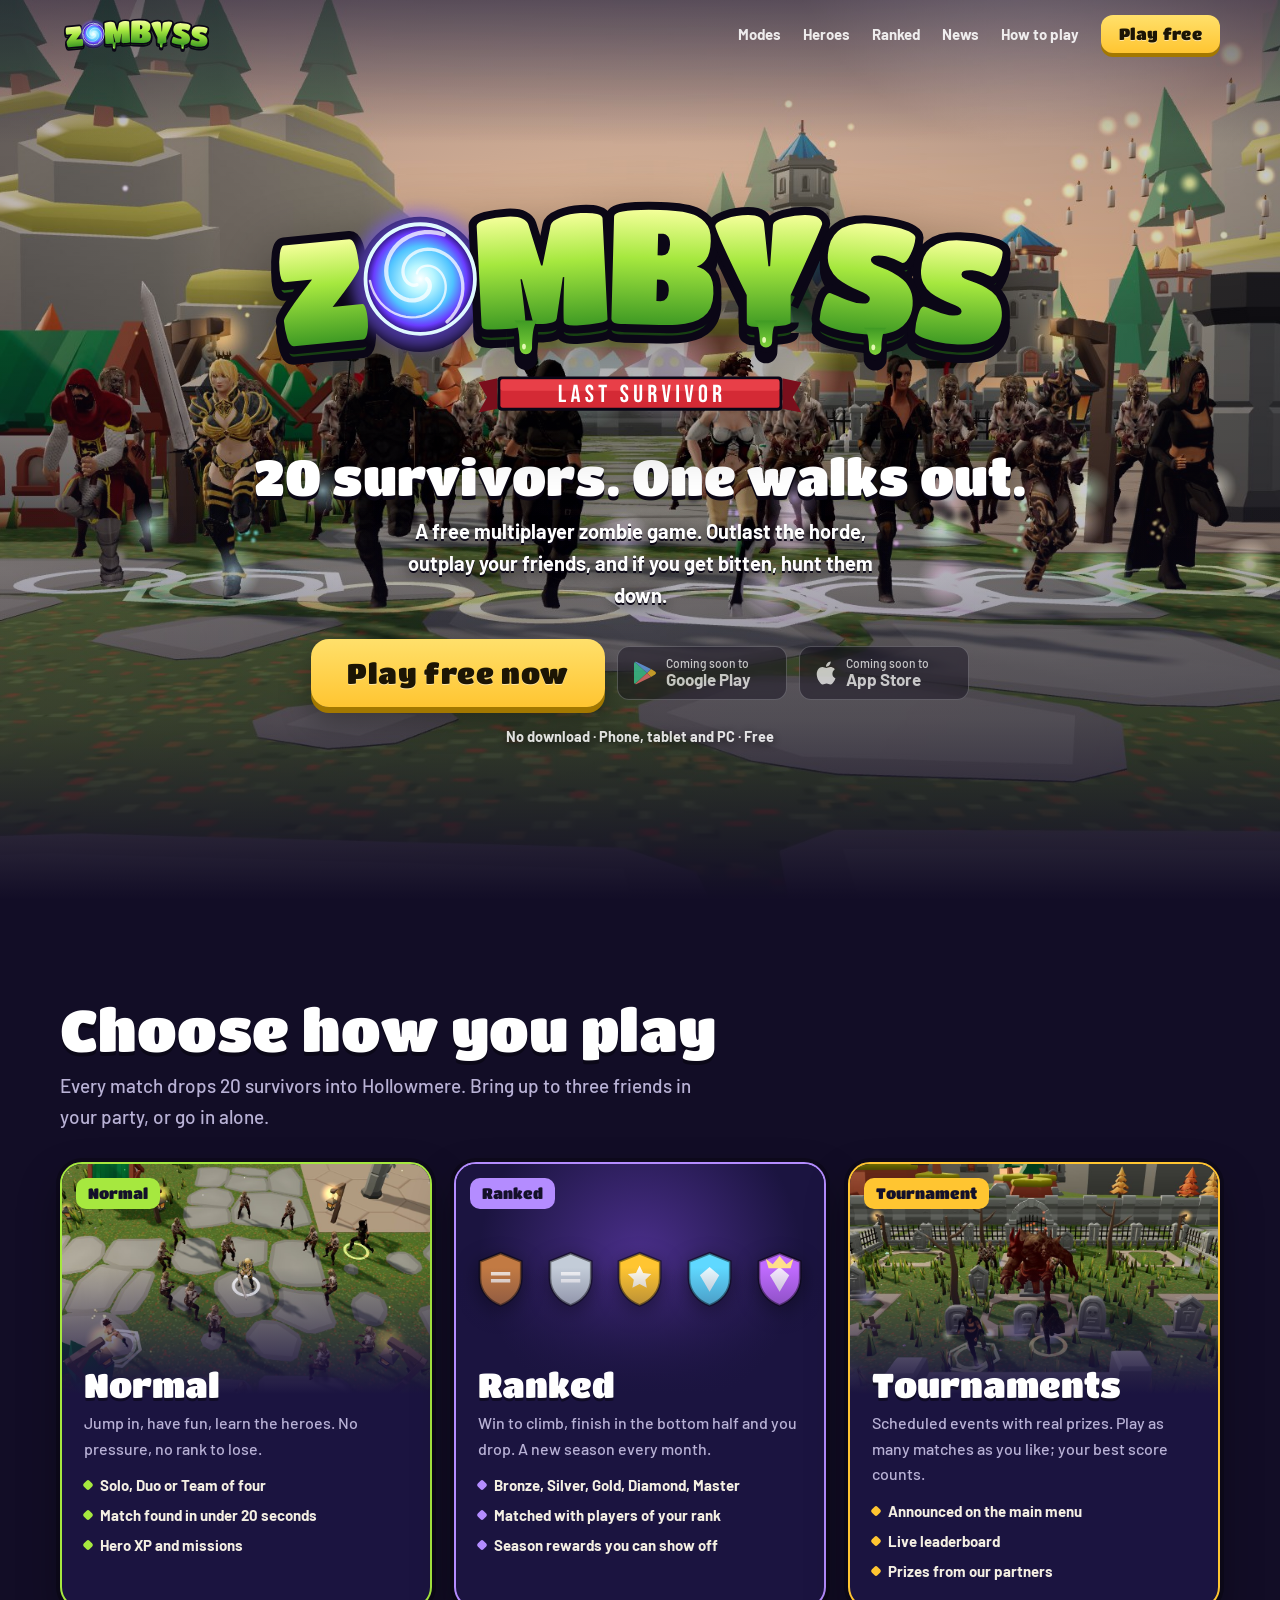
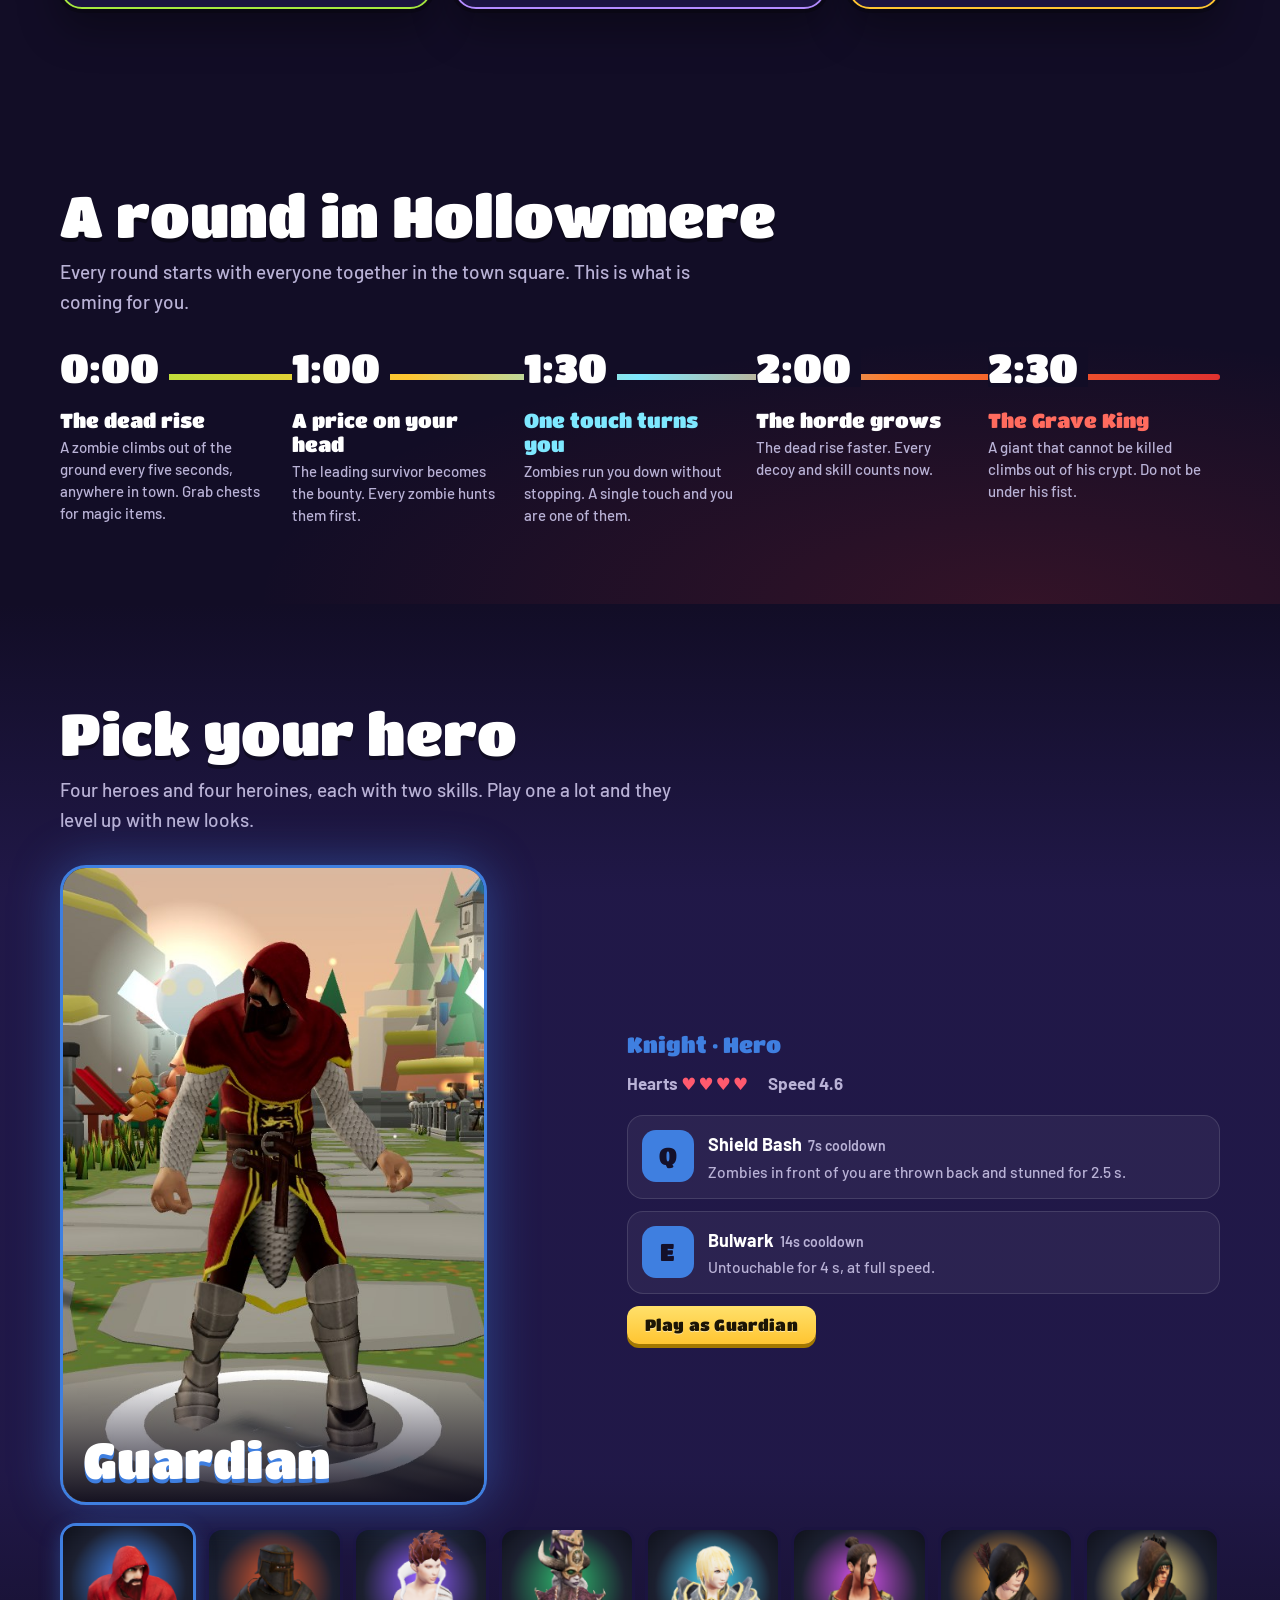
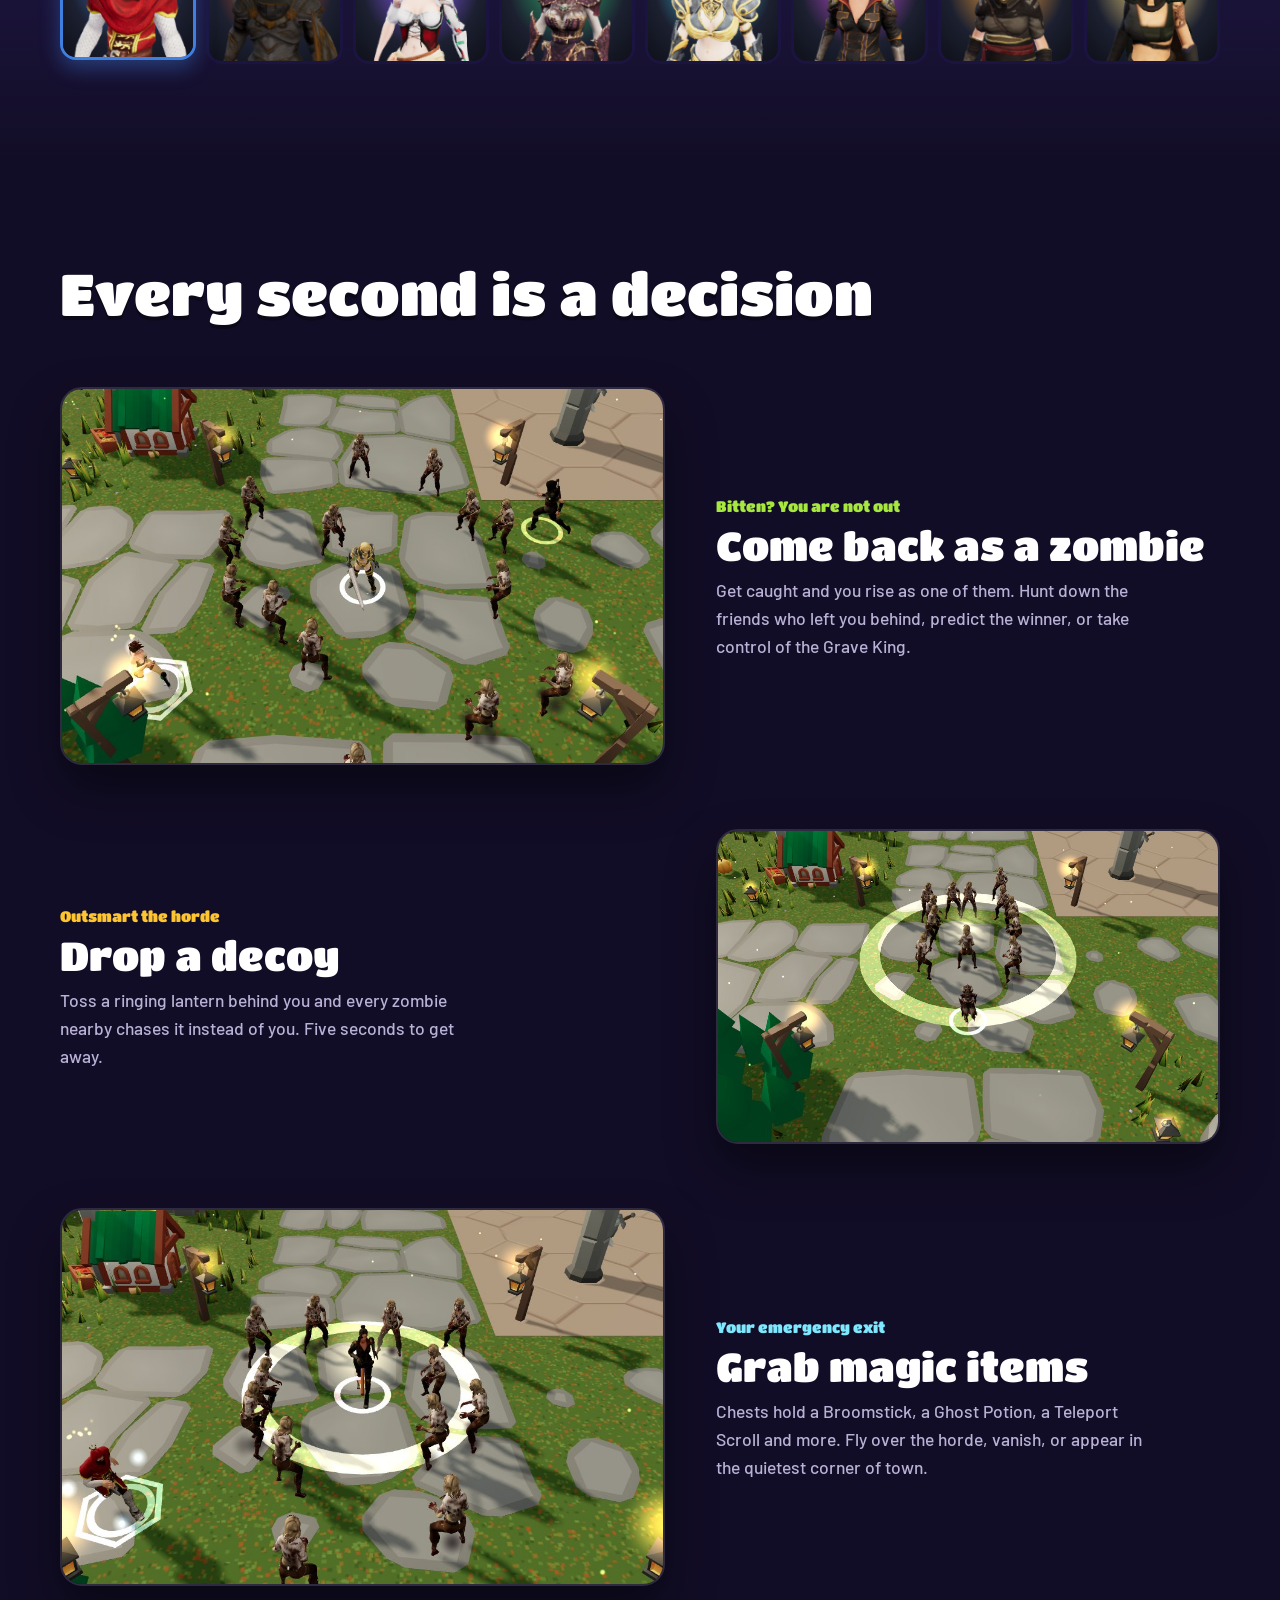
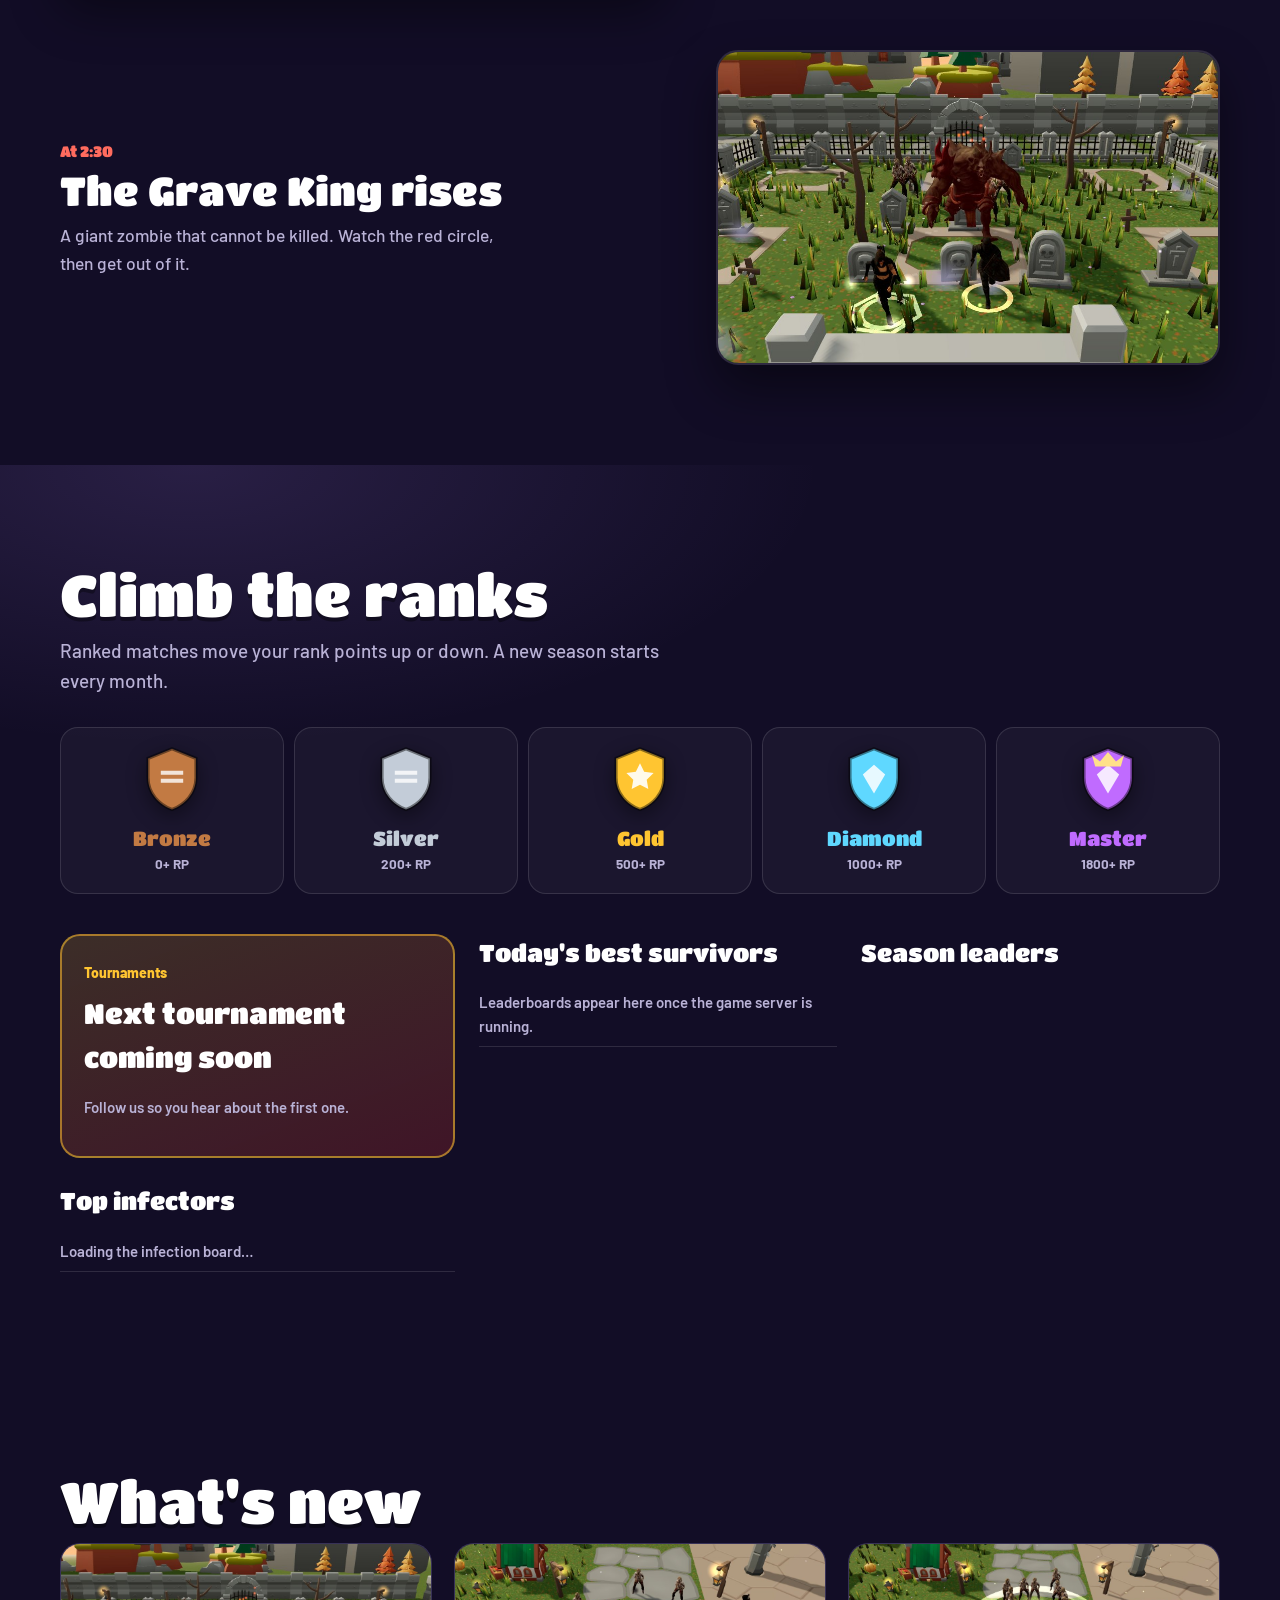
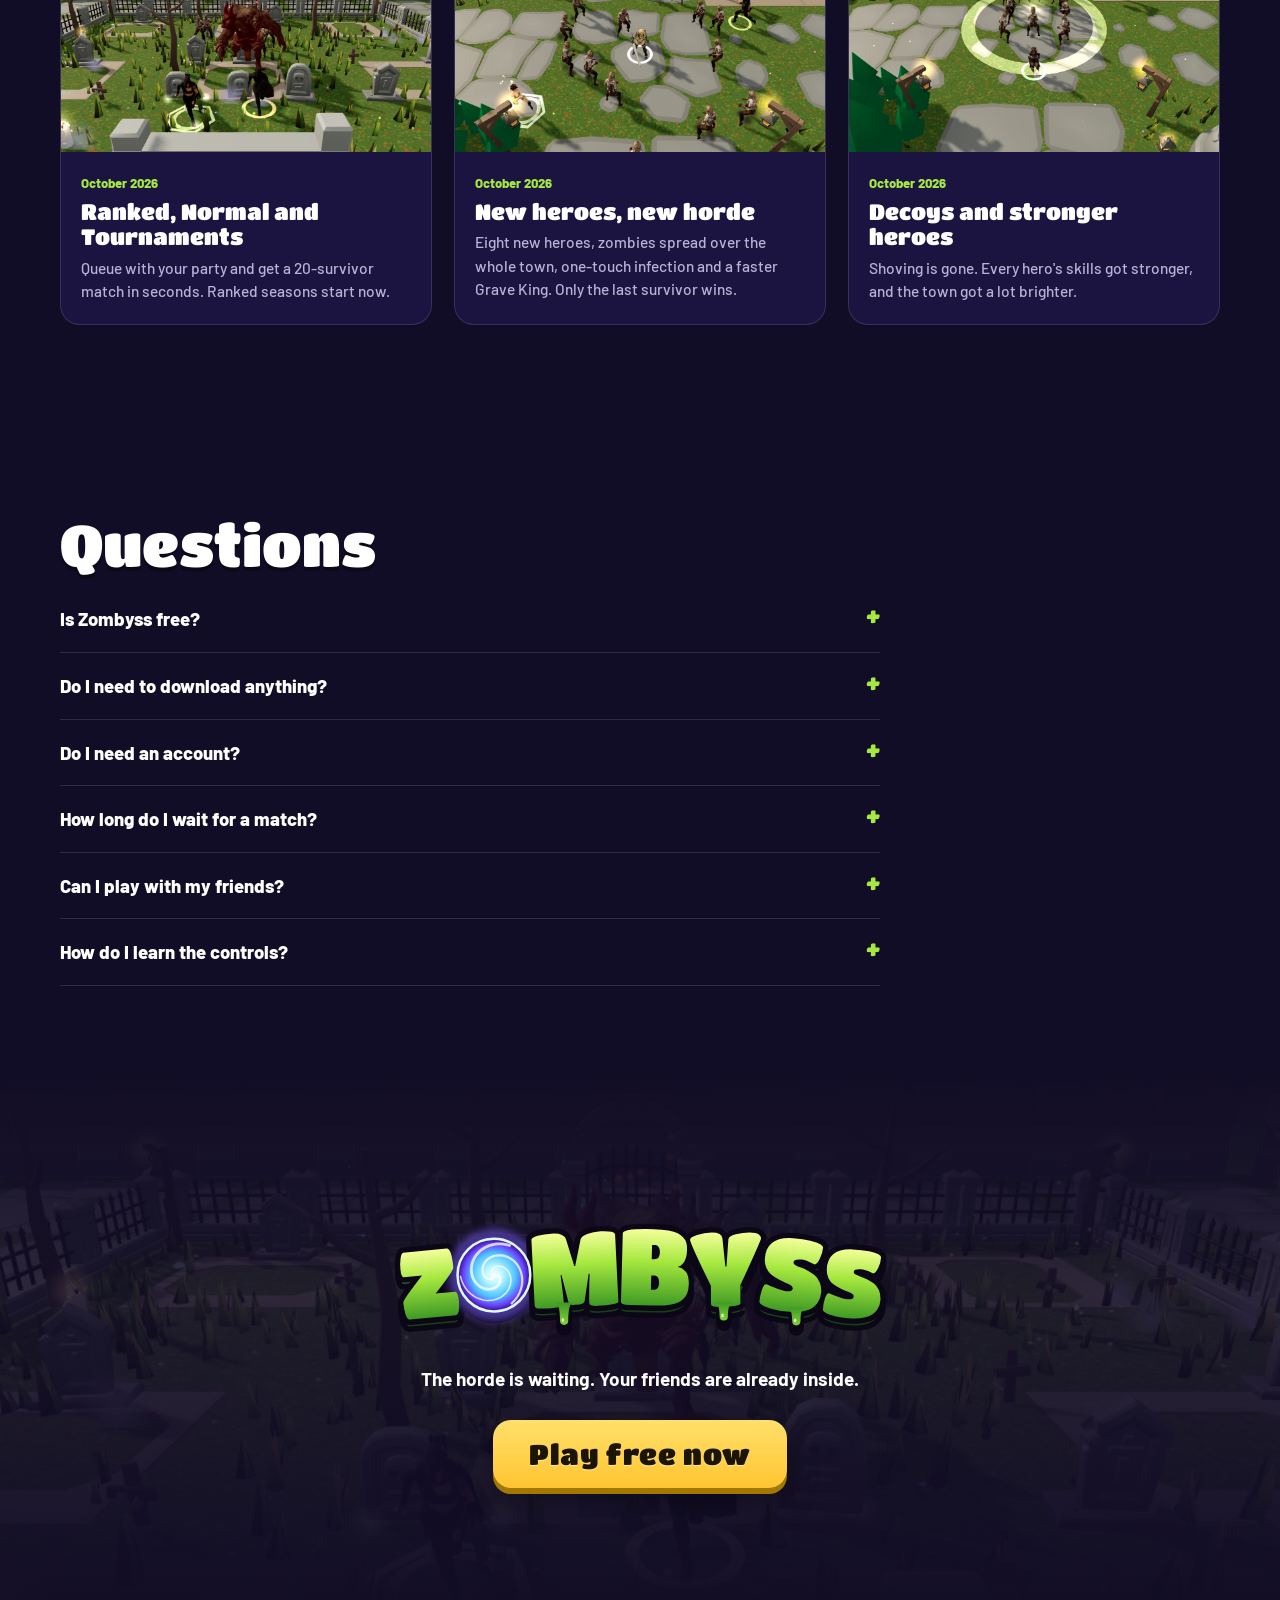
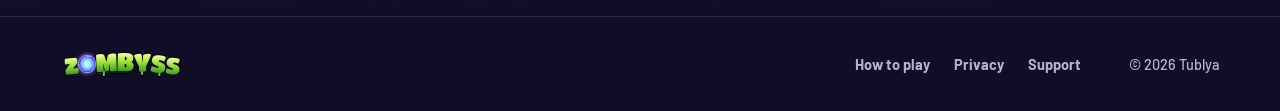
<file: index.html>
<!doctype html>
<html lang="en">
<head>
<meta charset="utf-8">
<meta name="viewport" content="width=device-width,initial-scale=1,viewport-fit=cover">
<title>Zombyss · 20 survivors. One walks out.</title>
<meta name="description" content="Zombyss is a free multiplayer zombie survival game. 20 survivors, one town, one winner. Play Normal, Ranked or Tournaments with your friends, right in your browser.">
<meta property="og:title" content="Zombyss · 20 survivors. One walks out.">
<meta property="og:description" content="Free multiplayer zombie survival. Outlast the horde, outplay your friends, climb from Bronze to Master.">
<meta property="og:image" content="assets/web/og.jpg">
<meta property="og:type" content="website">
<meta name="twitter:card" content="summary_large_image">
<meta name="theme-color" content="#120d26">
<link rel="icon" href="assets/web/icon-192.png">
<link rel="apple-touch-icon" href="assets/web/icon-512.png">
<link rel="preload" as="image" href="assets/web/keyart.jpg" media="(min-width: 700px)">
<link rel="preconnect" href="https://fonts.googleapis.com"><link rel="preconnect" href="https://fonts.gstatic.com" crossorigin>
<link href="https://fonts.googleapis.com/css2?family=Titan+One&family=Barlow:wght@500;600;700;800&display=swap" rel="stylesheet">
<style>
/* Zombyss: night-violet base, toxic lime from the logo, sky cyan, candle-gold calls to action.
   Titan One (the logo's letterforms) for headings, Barlow for reading. */
:root{
  --night:#120d26; --deep:#1b1440; --violet:#2c2163; --line:rgba(255,255,255,.12);
  --lime:#a6e83f; --lime-d:#3f9a24; --cyan:#7ee8ff; --gold:#ffc531; --gold-d:#a37800; --blood:#e0312f; --bone:#f4efe2; --mute:#b9b2d6;
  --display:"Titan One","Arial Rounded MT Bold","Arial Black",sans-serif; --ui:Barlow,system-ui,sans-serif;
  --pad:max(20px,env(safe-area-inset-left,0px)); --max:1200px; color-scheme:dark;
}
*{box-sizing:border-box}
html{-webkit-text-size-adjust:100%;scroll-behavior:smooth}
body{margin:0;background:var(--night);color:var(--bone);font:500 17px/1.6 var(--ui);overflow-x:hidden}
img{display:block;max-width:100%}
a{color:inherit}
:focus-visible{outline:3px solid var(--gold);outline-offset:3px;border-radius:8px}
.wrap{max-width:var(--max);margin:0 auto;padding:0 var(--pad)}
h2{font:400 clamp(34px,5.4vw,58px)/1.02 var(--display);margin:0 0 12px;color:#fff;text-shadow:0 4px 0 rgba(0,0,0,.35)}
h3{font-family:var(--display);font-weight:400}
.lede{font-size:clamp(17px,1.8vw,19px);color:var(--mute);max-width:58ch;margin:0 0 30px}
section{scroll-margin-top:70px}

/* buttons */
.btn{display:inline-flex;align-items:center;justify-content:center;gap:10px;font:400 20px/1 var(--display);letter-spacing:.02em;text-decoration:none;border-radius:14px;padding:17px 28px;border:0;cursor:pointer;color:#1c1504;background:linear-gradient(180deg,#ffe06b,var(--gold));box-shadow:0 6px 0 var(--gold-d),0 14px 30px rgba(0,0,0,.35);text-shadow:0 1px 0 rgba(255,255,255,.5);transition:transform .08s,box-shadow .08s}
.btn:hover{filter:brightness(1.05)}.btn:active{transform:translateY(4px);box-shadow:0 2px 0 var(--gold-d)}
.btn.big{font-size:clamp(22px,2.6vw,28px);padding:20px 36px;border-radius:18px}
.btn.sm{font-size:16px;padding:11px 18px;border-radius:12px;box-shadow:0 4px 0 var(--gold-d)}
.store{display:inline-flex;align-items:center;gap:10px;padding:10px 16px;border-radius:12px;border:1px solid rgba(255,255,255,.3);background:rgba(10,7,24,.6);backdrop-filter:blur(6px);color:#fff;text-decoration:none;min-width:170px}
.store span{display:flex;flex-direction:column;line-height:1.1;font-size:12px;text-align:left}.store b{font-size:17px}
.store[aria-disabled="true"]{opacity:.7;pointer-events:none}

/* nav */
.nav{position:fixed;top:0;left:0;right:0;z-index:20;padding-top:env(safe-area-inset-top,0px);transition:background .25s,box-shadow .25s}
.nav.solid{background:rgba(18,13,38,.86);backdrop-filter:blur(12px);box-shadow:0 1px 0 var(--line)}
.nav .wrap{display:flex;align-items:center;gap:22px;height:68px}
.nav .wm{height:42px;width:auto}
.nav a.l{font-weight:700;font-size:15px;text-decoration:none;color:#fff;opacity:.88}.nav a.l:hover{opacity:1}
@media (max-width:860px){.nav a.l{display:none}.nav .wm{height:34px}}

/* hero */
.hero{position:relative;min-height:max(640px,100svh);display:flex;align-items:center;justify-content:center;text-align:center;isolation:isolate;overflow:hidden}
.hero picture{position:absolute;inset:0;z-index:-2}
.hero picture img{width:100%;height:100%;object-fit:cover;object-position:50% 70%}
.hero::after{content:"";position:absolute;inset:0;z-index:-1;background:
  linear-gradient(180deg,rgba(18,13,38,.5) 0%,rgba(18,13,38,0) 16%,rgba(18,13,38,0) 55%,rgba(18,13,38,.35) 80%,var(--night) 100%),
  radial-gradient(60% 45% at 50% 30%,rgba(18,13,38,0),rgba(18,13,38,.28))}
.hero .wrap{padding-top:90px;padding-bottom:70px;display:flex;flex-direction:column;align-items:center}
.logo{width:min(780px,92vw);height:auto;filter:drop-shadow(0 18px 30px rgba(0,0,0,.45))}
@media (prefers-reduced-motion:no-preference){.logo{animation:drop .9s cubic-bezier(.2,1.4,.4,1) both}@keyframes drop{from{opacity:0;transform:translateY(-40px) scale(.92)}to{opacity:1;transform:none}}}
.hero h1{font:400 clamp(28px,4.2vw,50px)/1.08 var(--display);margin:6px 0 12px;color:#fff;text-shadow:0 4px 0 #0b0716,0 0 30px rgba(0,0,0,.5)}
.hero .sub{font-size:clamp(17px,1.9vw,20px);font-weight:700;color:#fff;max-width:46ch;margin:0 0 28px;text-shadow:0 2px 0 #0b0716,0 2px 14px rgba(0,0,0,.9)}
.cta{display:flex;flex-wrap:wrap;gap:12px;justify-content:center;align-items:center}
.note{margin:18px 0 0;font-size:14.5px;font-weight:700;color:#fff;opacity:.85;text-shadow:0 2px 8px rgba(0,0,0,.8)}
#count{color:var(--gold)}

/* modes */
.modes{padding:clamp(56px,8vw,100px) 0}
.mcards{display:grid;grid-template-columns:repeat(3,minmax(0,1fr));gap:22px}
.mc{position:relative;border-radius:22px;overflow:hidden;background:var(--deep);border:2px solid var(--c);box-shadow:0 0 0 4px rgba(0,0,0,.25),0 20px 40px rgba(0,0,0,.35);display:flex;flex-direction:column}
.mc .art{position:relative;aspect-ratio:16/10;overflow:hidden}
.mc .art img{width:100%;height:100%;object-fit:cover;transition:transform .5s}
.mc:hover .art img{transform:scale(1.04)}
.mc .art::after{content:"";position:absolute;inset:0;background:linear-gradient(180deg,transparent 45%,var(--deep))}
.mc .tag{position:absolute;top:14px;left:14px;z-index:1;font:400 15px/1 var(--display);padding:8px 12px;border-radius:10px;background:var(--c);color:#14102a}
.mc .body{padding:4px 22px 24px;margin-top:-30px;position:relative;z-index:1}
.mc h3{font-size:34px;line-height:1;margin:0 0 8px;color:#fff;text-shadow:0 3px 0 rgba(0,0,0,.4)}
.mc p{margin:0 0 12px;color:var(--mute);font-size:16px}
.mc ul{list-style:none;padding:0;margin:0;display:grid;gap:6px;font-size:15px;font-weight:700}
.mc li{display:flex;gap:8px}.mc li::before{content:"";flex:none;width:8px;height:8px;border-radius:2px;background:var(--c);margin-top:8px;transform:rotate(45deg)}
.mc.n{--c:var(--lime)}.mc.r{--c:#b48cff}.mc.t{--c:var(--gold)}
.ranks{position:absolute;inset:0;display:flex;align-items:center;justify-content:center;gap:4%;background:radial-gradient(circle at 50% 40%,#4a2f8a,#1b1440 70%)}
.ranks svg{width:15%;height:auto;filter:drop-shadow(0 6px 10px rgba(0,0,0,.5))}
@media (max-width:900px){.mcards{grid-template-columns:1fr;max-width:560px}}

/* round timeline */
.round{padding:clamp(40px,6vw,80px) 0;background:radial-gradient(1100px 380px at 80% 100%,rgba(224,49,47,.16),transparent 70%)}
.track{list-style:none;margin:30px 0 0;padding:0;display:grid;grid-template-columns:repeat(5,1fr);position:relative}
.track::before{content:"";position:absolute;left:0;right:0;top:27px;height:6px;border-radius:3px;background:linear-gradient(90deg,var(--lime) 0%,var(--gold) 30%,var(--cyan) 50%,#ff7a2a 72%,var(--blood) 100%)}
.track li{position:relative;padding-right:16px}
.track .t{font:400 40px/1 var(--display);color:#fff;display:block;background:var(--night);padding-right:10px;width:max-content;position:relative}
.track h3{font-size:20px;margin:22px 0 4px;color:#fff;line-height:1.2}
.track p{margin:0;font-size:15px;color:var(--mute);line-height:1.45}
.track li:nth-child(3) h3{color:var(--cyan)}.track li:nth-child(5) h3{color:#ff6b5e}
@media (max-width:900px){.track{grid-template-columns:1fr;gap:22px;padding-left:30px}.track::before{left:4px;right:auto;top:6px;bottom:6px;width:6px;height:auto;background:linear-gradient(180deg,var(--lime),var(--gold) 30%,var(--cyan) 50%,#ff7a2a 72%,var(--blood))}.track .t{background:none;font-size:32px}.track h3{margin-top:4px}}

/* heroes: character select */
.heroes{padding:clamp(56px,8vw,100px) 0;background:linear-gradient(180deg,transparent,rgba(44,33,99,.55) 25%,rgba(44,33,99,.55) 75%,transparent)}
.select{display:grid;grid-template-columns:minmax(0,1fr) minmax(0,1.15fr);gap:clamp(20px,4vw,56px);align-items:center}
.stage{position:relative;border-radius:26px;overflow:hidden;aspect-ratio:2/3;max-height:640px;background:radial-gradient(circle at 50% 35%,var(--hc,#3f7fe0),#120d26 75%);border:3px solid var(--hc);box-shadow:0 0 50px color-mix(in srgb,var(--hc) 45%,transparent)}
.stage img{width:100%;height:100%;object-fit:cover}
.stage .nm{position:absolute;left:0;right:0;bottom:0;padding:60px 20px 18px;background:linear-gradient(180deg,transparent,rgba(10,7,24,.92));font:400 clamp(34px,4vw,50px)/1 var(--display);color:#fff;text-shadow:0 4px 0 var(--hc)}
.info h3.cls{margin:0;font-size:22px;color:var(--hc)}
.meta{display:flex;gap:18px;flex-wrap:wrap;margin:8px 0 18px;font-weight:700;color:var(--mute)}
.meta b{color:#ff5a6e;letter-spacing:2px}
.skill{display:grid;grid-template-columns:52px 1fr;gap:14px;padding:14px;border-radius:16px;background:rgba(255,255,255,.05);border:1px solid var(--line);margin-bottom:12px}
.skill .k{width:52px;height:52px;border-radius:14px;display:grid;place-items:center;font:400 24px/1 var(--display);color:#14102a;background:var(--hc)}
.skill h4{margin:0 0 2px;font-size:18px;color:#fff}.skill h4 span{font-weight:600;font-size:14px;color:var(--mute);margin-left:6px}
.skill p{margin:0;font-size:15.5px;color:var(--mute);line-height:1.45}
.roster{display:grid;grid-template-columns:repeat(8,minmax(0,1fr));gap:10px;margin-top:22px}
.roster button{padding:0;border:3px solid transparent;border-radius:16px;background:var(--deep);cursor:pointer;overflow:hidden;aspect-ratio:1;transition:transform .12s}
.roster button img{width:100%;height:100%;object-fit:cover}
.roster button[aria-selected="true"]{border-color:var(--c);transform:translateY(-4px);box-shadow:0 8px 20px color-mix(in srgb,var(--c) 40%,transparent)}
.roster button:hover{transform:translateY(-3px)}
@media (max-width:900px){.select{grid-template-columns:1fr}.stage{aspect-ratio:4/5;max-height:520px}.roster{grid-template-columns:repeat(4,minmax(0,1fr))}}

/* features */
.features{padding:clamp(56px,8vw,100px) 0}
.feat{display:grid;grid-template-columns:minmax(0,1.2fr) minmax(0,1fr);gap:clamp(20px,4vw,56px);align-items:center;margin-top:clamp(36px,5vw,64px)}
.feat:nth-of-type(even) .pic{order:2}
.feat .pic{border-radius:22px;overflow:hidden;border:2px solid var(--line);box-shadow:0 24px 50px rgba(0,0,0,.45);aspect-ratio:16/10}
.feat .pic img{width:100%;height:100%;object-fit:cover}
.feat h3{font-size:clamp(28px,3.4vw,40px);line-height:1.05;margin:0 0 10px;color:#fff}
.feat p{margin:0;color:var(--mute);font-size:17.5px;max-width:44ch}
.feat .kick{display:inline-block;font:400 15px/1 var(--display);color:var(--fc);margin-bottom:10px}
@media (max-width:900px){.feat{grid-template-columns:1fr}.feat:nth-of-type(even) .pic{order:0}}

/* ranked */
.compete{padding:clamp(56px,8vw,100px) 0;background:radial-gradient(900px 400px at 15% 0%,rgba(180,140,255,.14),transparent 70%)}
.ladder{display:flex;justify-content:space-between;gap:10px;margin:10px 0 40px;flex-wrap:wrap}
.rk{flex:1 1 0;min-width:110px;text-align:center;padding:16px 10px;border-radius:18px;background:rgba(255,255,255,.04);border:1px solid var(--line)}
.rk svg{width:64px;height:auto;margin:0 auto 8px;filter:drop-shadow(0 6px 10px rgba(0,0,0,.45))}
.rk b{display:block;font:400 20px/1 var(--display);color:var(--rc)}.rk span{font-size:13.5px;color:var(--mute);font-weight:700}
.boards{display:grid;grid-template-columns:1.1fr 1fr 1fr;gap:24px;align-items:start}
.board h3{font-size:24px;margin:0 0 10px;color:#fff}
.board ol{list-style:none;padding:0;margin:0}
.board li{display:grid;grid-template-columns:28px 34px 1fr auto;gap:10px;align-items:center;padding:8px 0;border-bottom:1px solid var(--line);font-size:15.5px;font-weight:700}
.board li .n{font:400 18px/1 var(--display);color:var(--mute)}
.board li img{width:34px;height:34px;border-radius:50%;object-fit:cover;background:var(--deep)}
.board li .v{color:var(--gold);font-variant-numeric:tabular-nums}
.board .empty{color:var(--mute);font-size:15px;font-weight:600;display:block}
.tour{background:linear-gradient(160deg,rgba(255,197,49,.18),rgba(224,49,47,.22));border:2px solid rgba(255,197,49,.55);border-radius:20px;padding:22px}
.tour .when{font-weight:800;color:var(--gold);font-size:14px}
.tour h3{margin:6px 0 10px;font-size:28px}
.tour ol.prizes li{grid-template-columns:34px 1fr;border:0;padding:3px 0}.tour ol.prizes .n{color:var(--gold)}
@media (max-width:980px){.boards{grid-template-columns:1fr}}

/* news */
.news{padding:clamp(56px,8vw,100px) 0}
.ncards{display:grid;grid-template-columns:repeat(3,minmax(0,1fr));gap:22px}
.nc{border-radius:20px;overflow:hidden;background:var(--deep);border:1px solid var(--line)}
.nc img{aspect-ratio:16/9;width:100%;object-fit:cover}
.nc div{padding:16px 20px 22px}
.nc time{font-size:13px;font-weight:800;color:var(--lime)}
.nc h3{margin:4px 0 6px;font-size:22px;line-height:1.15;color:#fff}
.nc p{margin:0;color:var(--mute);font-size:15.5px;line-height:1.5}
@media (max-width:900px){.ncards{grid-template-columns:1fr;max-width:560px}}

/* faq + final */
.faq{padding:clamp(56px,8vw,90px) 0}
.faq details{border-bottom:1px solid var(--line);padding:18px 0;max-width:820px}
.faq summary{cursor:pointer;font-weight:800;font-size:18.5px;color:#fff;list-style:none;display:flex;justify-content:space-between;gap:16px}
.faq summary::-webkit-details-marker{display:none}
.faq summary::after{content:"+";font:400 26px/.8 var(--display);color:var(--lime)}
.faq details[open] summary::after{content:"–"}
.faq p{margin:10px 0 0;color:var(--mute);max-width:70ch}
.final{position:relative;padding:clamp(70px,10vw,130px) 0;text-align:center;overflow:hidden;isolation:isolate}
.final::before{content:"";position:absolute;inset:0;z-index:-1;background:url(assets/web/feat-boss.jpg) center/cover;opacity:.28;filter:saturate(.8)}
.final::after{content:"";position:absolute;inset:0;z-index:-1;background:linear-gradient(180deg,var(--night),rgba(18,13,38,.4) 40%,var(--night))}
.final img{width:min(520px,80vw);margin:0 auto 18px}
.final p{font-size:19px;font-weight:700;margin:0 0 26px;color:#fff}
footer{border-top:1px solid var(--line);padding:30px 0 calc(30px + env(safe-area-inset-bottom,0px));font-size:14.5px;color:var(--mute)}
footer .wrap{display:flex;flex-wrap:wrap;gap:14px 24px;align-items:center}
footer .fl{margin-right:auto}footer .fl img{height:34px;width:auto}
footer a{color:var(--mute);font-weight:700;text-decoration:none}footer a:hover{color:#fff}
.socials{display:flex;gap:10px}.socials a{width:38px;height:38px;border-radius:50%;display:grid;place-items:center;background:rgba(255,255,255,.08)}
.socials svg{width:18px;height:18px;fill:currentColor}
</style>
</head>
<body>
<header class="nav" id="nav"><div class="wrap">
  <a href="./" aria-label="Zombyss home" style="margin-right:auto;display:flex"><img class="wm" src="assets/web/logo-wordmark.svg" alt="Zombyss" width="236" height="64"></a>
  <a class="l" href="#modes">Modes</a><a class="l" href="#heroes">Heroes</a><a class="l" href="#compete">Ranked</a><a class="l" href="#news">News</a><a class="l" href="guide">How to play</a>
  <a class="btn sm" href="play">Play free</a>
</div></header>

<main>
<section class="hero" aria-labelledby="heroT">
  <picture><source media="(max-width: 699px)" srcset="assets/web/keyart-m.jpg"><img src="assets/web/keyart.jpg" alt="Eight heroes run from the zombie horde through the town of Hollowmere" fetchpriority="high"></picture>
  <div class="wrap">
    <img class="logo" src="assets/web/logo.svg" alt="Zombyss · Last survivor" width="780" height="271">
    <h1 id="heroT">20 survivors. One walks out.</h1>
    <p class="sub">A free multiplayer zombie game. Outlast the horde, outplay your friends, and if you get bitten, hunt them down.</p>
    <div class="cta">
      <a class="btn big" href="play">Play free now</a>
      <a class="store" id="gp" href="#" aria-disabled="true"><svg width="22" height="24" viewBox="0 0 22 24" aria-hidden="true"><path d="M1 1l12 11L1 23c-.6-.3-1-.9-1-1.7V2.7C0 1.9.4 1.3 1 1z" fill="#34d399"/><path d="M17 8l-4 4 4 4 4-2.4c1.3-.8 1.3-2.4 0-3.2z" fill="#fbbf24"/><path d="M1 1c.4-.2 1-.2 1.6.1L17 8l-4 4z" fill="#60a5fa"/><path d="M13 12l4 4-14.4 6.9c-.6.3-1.2.3-1.6.1z" fill="#f87171"/></svg><span id="gpL">Coming soon to<b>Google Play</b></span></a>
      <a class="store" id="as" href="#" aria-disabled="true"><svg width="20" height="24" viewBox="0 0 20 24" aria-hidden="true"><path fill="#fff" d="M16.4 12.7c0-2.9 2.4-4.3 2.5-4.4-1.4-2-3.5-2.3-4.2-2.3-1.8-.2-3.5 1-4.4 1-.9 0-2.3-1-3.8-1-2 0-3.8 1.2-4.8 2.9-2.1 3.6-.5 8.8 1.5 11.7 1 1.4 2.1 3 3.6 2.9 1.5-.1 2-.9 3.8-.9 1.7 0 2.2.9 3.8.9 1.6 0 2.6-1.4 3.5-2.9 1.1-1.6 1.6-3.2 1.6-3.3 0 0-3.1-1.2-3.1-4.6zM13.5 4.1c.8-1 1.3-2.3 1.2-3.6-1.2 0-2.6.8-3.4 1.8-.8.9-1.4 2.2-1.3 3.5 1.3.1 2.6-.7 3.5-1.7z"/></svg><span id="asL">Coming soon to<b>App Store</b></span></a>
    </div>
    <p class="note">No download · Phone, tablet and PC · Free<span id="countWrap" hidden> · <span id="count"></span> survivors joined</span></p>
  </div>
</section>

<section class="modes" id="modes" aria-labelledby="modesT"><div class="wrap">
  <h2 id="modesT">Choose how you play</h2>
  <p class="lede">Every match drops 20 survivors into Hollowmere. Bring up to three friends in your party, or go in alone.</p>
  <div class="mcards">
    <article class="mc n"><div class="art"><span class="tag">Normal</span><img src="assets/web/feat-play.jpg" alt="" loading="lazy"></div><div class="body">
      <h3>Normal</h3><p>Jump in, have fun, learn the heroes. No pressure, no rank to lose.</p>
      <ul><li>Solo, Duo or Team of four</li><li>Match found in under 20 seconds</li><li>Hero XP and missions</li></ul></div></article>
    <article class="mc r"><div class="art"><span class="tag">Ranked</span><div class="ranks" id="rankArt"></div></div><div class="body">
      <h3>Ranked</h3><p>Win to climb, finish in the bottom half and you drop. A new season every month.</p>
      <ul><li>Bronze, Silver, Gold, Diamond, Master</li><li>Matched with players of your rank</li><li>Season rewards you can show off</li></ul></div></article>
    <article class="mc t"><div class="art"><span class="tag">Tournament</span><img src="assets/web/feat-boss.jpg" alt="" loading="lazy"></div><div class="body">
      <h3>Tournaments</h3><p>Scheduled events with real prizes. Play as many matches as you like; your best score counts.</p>
      <ul><li>Announced on the main menu</li><li>Live leaderboard</li><li>Prizes from our partners</li></ul></div></article>
  </div>
</div></section>

<section class="round" id="round" aria-labelledby="roundT"><div class="wrap">
  <h2 id="roundT">A round in Hollowmere</h2>
  <p class="lede">Every round starts with everyone together in the town square. This is what is coming for you.</p>
  <ol class="track">
    <li><span class="t">0:00</span><h3>The dead rise</h3><p>A zombie climbs out of the ground every five seconds, anywhere in town. Grab chests for magic items.</p></li>
    <li><span class="t">1:00</span><h3>A price on your head</h3><p>The leading survivor becomes the bounty. Every zombie hunts them first.</p></li>
    <li><span class="t">1:30</span><h3>One touch turns you</h3><p>Zombies run you down without stopping. A single touch and you are one of them.</p></li>
    <li><span class="t">2:00</span><h3>The horde grows</h3><p>The dead rise faster. Every decoy and skill counts now.</p></li>
    <li><span class="t">2:30</span><h3>The Grave King</h3><p>A giant that cannot be killed climbs out of his crypt. Do not be under his fist.</p></li>
  </ol>
</div></section>

<section class="heroes" id="heroes" aria-labelledby="heroesT"><div class="wrap">
  <h2 id="heroesT">Pick your hero</h2>
  <p class="lede">Four heroes and four heroines, each with two skills. Play one a lot and they level up with new looks.</p>
  <div class="select">
    <div class="stage" id="stage"><img id="stageImg" src="assets/web/hero-full-0.jpg" alt=""><div class="nm" id="stageName">Guardian</div></div>
    <div class="info" id="info" aria-live="polite"></div>
  </div>
  <div class="roster" id="roster" role="tablist" aria-label="Heroes"></div>
</div></section>

<section class="features" aria-labelledby="featT"><div class="wrap">
  <h2 id="featT">Every second is a decision</h2>
  <div class="feat" style="--fc:var(--lime)"><div class="pic"><img src="assets/web/feat-play.jpg" alt="A survivor surrounded by zombies in the town square" loading="lazy"></div><div>
    <span class="kick">Bitten? You are not out</span><h3>Come back as a zombie</h3><p>Get caught and you rise as one of them. Hunt down the friends who left you behind, predict the winner, or take control of the Grave King.</p></div></div>
  <div class="feat" style="--fc:var(--gold)"><div class="pic"><img src="assets/web/feat-decoy.jpg" alt="A ringing decoy lantern pulling the horde away" loading="lazy"></div><div>
    <span class="kick">Outsmart the horde</span><h3>Drop a decoy</h3><p>Toss a ringing lantern behind you and every zombie nearby chases it instead of you. Five seconds to get away.</p></div></div>
  <div class="feat" style="--fc:var(--cyan)"><div class="pic"><img src="assets/web/feat-items.jpg" alt="A survivor flying over the horde on a broomstick" loading="lazy"></div><div>
    <span class="kick">Your emergency exit</span><h3>Grab magic items</h3><p>Chests hold a Broomstick, a Ghost Potion, a Teleport Scroll and more. Fly over the horde, vanish, or appear in the quietest corner of town.</p></div></div>
  <div class="feat" style="--fc:#ff6b5e"><div class="pic"><img src="assets/web/feat-boss.jpg" alt="The Grave King in the graveyard" loading="lazy"></div><div>
    <span class="kick">At 2:30</span><h3>The Grave King rises</h3><p>A giant zombie that cannot be killed. Watch the red circle, then get out of it.</p></div></div>
</div></section>

<section class="compete" id="compete" aria-labelledby="compT"><div class="wrap">
  <h2 id="compT">Climb the ranks</h2>
  <p class="lede">Ranked matches move your rank points up or down. A new season starts every month.</p>
  <div class="ladder" id="ladderRow"></div>
  <div class="boards">
    <div class="board" id="tourBox"><div class="tour"><span class="when">Tournaments</span><h3>Next tournament coming soon</h3><p class="empty">Follow us so you hear about the first one.</p></div></div>
    <div class="board"><h3>Today's best survivors</h3><ol id="daily"><li class="empty">Loading today's challenge…</li></ol></div>
    <div class="board"><h3>Season leaders</h3><ol id="ladder"><li class="empty">Loading the ladder…</li></ol></div>
    <div class="board"><h3>Top infectors</h3><ol id="infect"><li class="empty">Loading the infection board…</li></ol></div>
  </div>
</div></section>

<section class="news" id="news" aria-labelledby="newsT"><div class="wrap">
  <h2 id="newsT">What's new</h2>
  <div class="ncards">
    <article class="nc"><img src="assets/web/feat-boss.jpg" alt="" loading="lazy"><div><time datetime="2026-10">October 2026</time><h3>Ranked, Normal and Tournaments</h3><p>Queue with your party and get a 20-survivor match in seconds. Ranked seasons start now.</p></div></article>
    <article class="nc"><img src="assets/web/feat-play.jpg" alt="" loading="lazy"><div><time datetime="2026-10">October 2026</time><h3>New heroes, new horde</h3><p>Eight new heroes, zombies spread over the whole town, one-touch infection and a faster Grave King. Only the last survivor wins.</p></div></article>
    <article class="nc"><img src="assets/web/feat-decoy.jpg" alt="" loading="lazy"><div><time datetime="2026-10">October 2026</time><h3>Decoys and stronger heroes</h3><p>Shoving is gone. Every hero's skills got stronger, and the town got a lot brighter.</p></div></article>
  </div>
</div></section>

<section class="faq" aria-labelledby="faqT"><div class="wrap">
  <h2 id="faqT">Questions</h2>
  <details><summary>Is Zombyss free?</summary><p>Yes. The whole game is free, with no ads.</p></details>
  <details><summary>Do I need to download anything?</summary><p>No. It runs in the browser on phones, tablets and computers. Apps for Android and iPhone are coming.</p></details>
  <details><summary>Do I need an account?</summary><p>Not for Normal matches. Ranked and Tournaments need a free account so your rank and scores are saved on every device.</p></details>
  <details><summary>How long do I wait for a match?</summary><p>Never more than about 20 seconds. Every Normal and Ranked match has 20 survivors.</p></details>
  <details><summary>Can I play with my friends?</summary><p>Yes. Press Normal or Ranked, share your party code, and the leader presses Find match. Up to four friends go in together. You can also make a custom room with your own rules.</p></details>
  <details><summary>How do I learn the controls?</summary><p>The game shows a short guide the first time you play, and the full <a href="guide">how-to-play guide</a> explains everything.</p></details>
</div></section>

<section class="final"><div class="wrap">
  <img src="assets/web/logo-wordmark.svg" alt="Zombyss" loading="lazy" width="520" height="142">
  <p>The horde is waiting. Your friends are already inside.</p>
  <a class="btn big" href="play">Play free now</a>
</div></section>
</main>

<footer><div class="wrap">
  <a class="fl" href="./"><img src="assets/web/logo-wordmark.svg" alt="Zombyss" width="125" height="34"></a>
  <a href="guide">How to play</a><a href="privacy">Privacy</a><a href="support">Support</a>
  <div class="socials" id="socials"></div>
  <span>© <span id="yr">2026</span> Tublya</span>
</div></footer>

<script src="js/config.js"></script>
<script>
(()=>{
  const CFG=window.HR_CONFIG||{},api=String(CFG.api||'').replace(/\/$/,''),$=s=>document.querySelector(s);
  const esc=s=>String(s).replace(/[&<>"]/g,c=>({'&':'&amp;','<':'&lt;','>':'&gt;','"':'&quot;'}[c]));
  const fmt=ms=>{const s=Math.floor(ms/1000);return Math.floor(s/60)+':'+String(s%60).padStart(2,'0')};
  $('#yr').textContent=new Date().getFullYear();
  // solid nav once you scroll past the top of the hero
  const nav=$('#nav'),onS=()=>nav.classList.toggle('solid',scrollY>40);addEventListener('scroll',onS,{passive:true});onS();
  // rank badges (same shapes as in the game)
  const RANKS=[['Bronze',0,'#c27a43'],['Silver',200,'#c3ccd8'],['Gold',500,'#ffc531'],['Diamond',1000,'#5fd8ff'],['Master',1800,'#c06bff']];
  const badge=i=>{const c=RANKS[i][2],gem=i>=3?'<path d="M20 13l7 6-7 12-7-12z" fill="#fff" opacity=".85"/>':i===2?'<path d="M20 12l2.6 5.4 5.9.8-4.3 4.1 1 5.8L20 25.4l-5.2 2.7 1-5.8-4.3-4.1 5.9-.8z" fill="#fff" opacity=".9"/>':'<path d="M13 18h14M13 23h14" stroke="#fff" stroke-width="2.5" opacity=".8"/>';
    return `<svg viewBox="0 0 40 44" aria-hidden="true"><path d="M20 3l15 6v12c0 10-7 17-15 20C12 38 5 31 5 21V9z" fill="${c}" stroke="rgba(0,0,0,.45)" stroke-width="2"/>${gem}${i===4?'<path d="M10 7l5 4 5-6 5 6 5-4-2 7H12z" fill="#ffe08a"/>':''}</svg>`};
  $('#rankArt').innerHTML=RANKS.map((_,i)=>badge(i)).join('');
  $('#ladderRow').innerHTML=RANKS.map((r,i)=>`<div class="rk" style="--rc:${r[2]}">${badge(i)}<b>${r[0]}</b><span>${r[1]}+ RP</span></div>`).join('');
  // character select
  const HEROES_DATA=[{"name":"Guardian","cls":"Knight","fem":false,"col":"#3f7fe0","hp":4,"spd":4.6,"q":{"n":"Shield Bash","d":"Zombies in front of you are thrown back and stunned for 2.5 s.","cd":7},"e":{"n":"Bulwark","d":"Untouchable for 4 s, at full speed.","cd":14}},{"name":"Berserker","cls":"Paladin","fem":false,"col":"#d2552e","hp":4,"spd":4.7,"q":{"n":"Ground Slam","d":"Every zombie within 5.5 m is knocked away and down for 2 s.","cd":10},"e":{"n":"Charge","d":"Bull-rush 8 m, untouchable, scattering zombies where you land.","cd":7}},{"name":"Arcanist","cls":"Sorceress","fem":true,"col":"#8b5cf6","hp":3,"spd":4.9,"q":{"n":"Frost Nova","d":"Zombies within 9 m crawl at a quarter of their speed for 4 s.","cd":11},"e":{"n":"Blink","d":"Teleport 8 m ahead, even past a zombie in your way.","cd":7}},{"name":"Shadow","cls":"Assassin","fem":true,"col":"#2fae6a","hp":3,"spd":5.2,"q":{"n":"Smoke Bomb","d":"Vanish in smoke. Zombies and bots lose you for 4.5 s.","cd":12},"e":{"n":"Roll","d":"A quick dodge roll you cannot be hit during.","cd":5}},{"name":"Valkyrie","cls":"Shieldmaiden","fem":true,"col":"#43c6e6","hp":4,"spd":4.6,"q":{"n":"War Cry","d":"A battle roar. Zombies within 8 m flee from you for 3.5 s.","cd":12},"e":{"n":"Leap","d":"Jump 7 m over anything in your way and knock zombies off your landing spot.","cd":9}},{"name":"Witch","cls":"Hexblade","fem":true,"col":"#c94fe0","hp":3,"spd":4.9,"q":{"n":"Hex Totem","d":"Plant a cursed totem. Zombies inside its 5 m circle are rooted for 5 s.","cd":13},"e":{"n":"Phase","d":"Turn to mist for 3 s: untouchable and 25% faster.","cd":9}},{"name":"Huntress","cls":"Ranger","fem":true,"col":"#f0a03a","hp":3,"spd":5.1,"q":{"n":"Piercing Arrow","d":"An arrow flies 18 m and stuns every zombie it passes through for 2.5 s.","cd":9},"e":{"n":"Snare Trap","d":"Drop a hidden trap. When zombies step on it, every zombie within 2.6 m is held for 5 s.","cd":10}},{"name":"Priestess","cls":"Cleric","fem":true,"col":"#f2d77e","hp":3,"spd":4.8,"q":{"n":"Sanctuary","d":"A holy circle for 5.5 s. Zombies cannot step inside its 5 m radius.","cd":15},"e":{"n":"Heal","d":"Restore 1 heart and become untouchable for 1.5 s. Teammates within 6 m are healed too.","cd":16}}];
  const H=HEROES_DATA;let cur=0;
  $('#roster').innerHTML=H.map((h,i)=>`<button role="tab" id="tab${i}" aria-controls="info" aria-selected="${i===0}" style="--c:${h.col}" data-i="${i}" title="${esc(h.name)}"><img src="assets/web/hero-${i}.png" alt="${esc(h.name)}" loading="lazy"></button>`).join('');
  function show(i){cur=i;const h=H[i];document.querySelector('.select').style.setProperty('--hc',h.col);$('#stageImg').src=`assets/web/hero-full-${i}.jpg`;$('#stageImg').alt=h.name;$('#stageName').textContent=h.name;
    $('#info').innerHTML=`<h3 class="cls">${esc(h.cls)} · ${h.fem?'Heroine':'Hero'}</h3><div class="meta"><span>Hearts <b>${'♥'.repeat(h.hp)}</b></span><span>Speed ${h.spd}</span></div>
      <div class="skill"><span class="k">Q</span><div><h4>${esc(h.q.n)}<span>${h.q.cd}s cooldown</span></h4><p>${esc(h.q.d)}</p></div></div>
      <div class="skill"><span class="k">E</span><div><h4>${esc(h.e.n)}<span>${h.e.cd}s cooldown</span></h4><p>${esc(h.e.d)}</p></div></div>
      <p style="margin:6px 0 0"><a class="btn sm" href="play">Play as ${esc(h.name)}</a></p>`;
    document.querySelectorAll('#roster button').forEach(b=>b.setAttribute('aria-selected',String(+b.dataset.i===i)))}
  $('#roster').addEventListener('click',e=>{const b=e.target.closest('button[data-i]');if(b)show(+b.dataset.i)});
  $('#roster').addEventListener('keydown',e=>{if(e.key!=='ArrowRight'&&e.key!=='ArrowLeft')return;const n=(cur+(e.key==='ArrowRight'?1:H.length-1))%H.length;show(n);$('#tab'+n).focus()});
  show(0);H.forEach((_,i)=>{const im=new Image();im.src=`assets/web/hero-full-${i}.jpg`});
  // store buttons and social links come from js/config.js
  const st=CFG.stores||{};
  if(st.android){const a=$('#gp');a.href=st.android;a.removeAttribute('aria-disabled');$('#gpL').innerHTML='Get it on<b>Google Play</b>'}
  if(st.ios){const a=$('#as');a.href=st.ios;a.removeAttribute('aria-disabled');$('#asL').innerHTML='Download on the<b>App Store</b>'}
  const ICONS={tiktok:'M16.6 5.8A4.3 4.3 0 0 1 15.5 3h-3.1v12.4a2.6 2.6 0 1 1-2.6-2.6c.3 0 .5 0 .8.1V9.7a5.7 5.7 0 1 0 4.9 5.6V9a7.4 7.4 0 0 0 4.3 1.4V7.3a4.3 4.3 0 0 1-3.2-1.5z',instagram:'M12 7.3A4.7 4.7 0 1 0 16.7 12 4.7 4.7 0 0 0 12 7.3zm0 7.7a3 3 0 1 1 3-3 3 3 0 0 1-3 3zm6-7.9a1.1 1.1 0 1 1-1.1-1.1A1.1 1.1 0 0 1 18 7.1zM21 7a5.4 5.4 0 0 0-1.5-3.8A5.4 5.4 0 0 0 15.8 1.7C14.3 1.6 9.7 1.6 8.2 1.7a5.4 5.4 0 0 0-3.8 1.5A5.4 5.4 0 0 0 2.9 7c-.1 1.5-.1 6.1 0 7.6a5.4 5.4 0 0 0 1.5 3.8 5.4 5.4 0 0 0 3.8 1.5c1.5.1 6.1.1 7.6 0a5.4 5.4 0 0 0 3.8-1.5 5.4 5.4 0 0 0 1.5-3.8c.1-1.5.1-6.1 0-7.6z',discord:'M19.3 5.3A16.5 16.5 0 0 0 15.2 4l-.5 1a15 15 0 0 0-4.6 0l-.5-1a16.5 16.5 0 0 0-4.1 1.3A17 17 0 0 0 2.6 16.8a16.6 16.6 0 0 0 5 2.5l1.1-1.7a10.7 10.7 0 0 1-1.7-.8l.4-.3a11.8 11.8 0 0 0 10.2 0l.4.3a10.7 10.7 0 0 1-1.7.8l1.1 1.7a16.5 16.5 0 0 0 5-2.5 17 17 0 0 0-3.1-11.5zM9.5 14.5a1.9 1.9 0 1 1 1.8-1.9 1.9 1.9 0 0 1-1.8 1.9zm5 0a1.9 1.9 0 1 1 1.8-1.9 1.9 1.9 0 0 1-1.8 1.9z',youtube:'M21.6 7.2a2.5 2.5 0 0 0-1.8-1.8C18.3 5 12 5 12 5s-6.3 0-7.8.4A2.5 2.5 0 0 0 2.4 7.2 26 26 0 0 0 2 12a26 26 0 0 0 .4 4.8 2.5 2.5 0 0 0 1.8 1.8C5.7 19 12 19 12 19s6.3 0 7.8-.4a2.5 2.5 0 0 0 1.8-1.8A26 26 0 0 0 22 12a26 26 0 0 0-.4-4.8zM10 15V9l5.2 3z'};
  const so=CFG.socials||{};$('#socials').innerHTML=Object.keys(ICONS).filter(k=>so[k]).map(k=>`<a href="${esc(so[k])}" aria-label="Zombyss on ${k}" target="_blank" rel="noopener"><svg viewBox="0 0 24 24"><path d="${ICONS[k]}"/></svg></a>`).join('');
  // live data from the game server
  const portrait=h=>`<img src="assets/web/hero-${Math.max(0,Math.min(7,h|0))}.png" alt="" loading="lazy">`;
  if(!api){$('#daily').innerHTML='<li class="empty">Leaderboards appear here once the game server is running.</li>';$('#ladder').innerHTML='';return}
  const get=p=>fetch(api+p).then(r=>r.ok?r.json():Promise.reject(r.status));
  get('/stats/public').then(j=>{if(j.players>=50){$('#count').textContent=j.players.toLocaleString();$('#countWrap').hidden=false}}).catch(()=>{});
  get('/leaderboard/daily').then(j=>{const r=(j.rows||[]).slice(0,8);$('#daily').innerHTML=r.length?r.map((x,i)=>`<li><span class="n">${i+1}</span>${portrait(x.h)}<span>${esc(x.n)}</span><span class="v">${fmt(x.ms)}</span></li>`).join(''):'<li class="empty">Nobody has played today\'s challenge yet. <a href="play">Be first.</a></li>'}).catch(()=>{$('#daily').innerHTML='<li class="empty">The leaderboard is resting. Try again soon.</li>'});
  get('/leaderboard/infect').then(j=>{const r=(j.rows||[]).slice(0,8);$('#infect').innerHTML=r.length?r.map((x,i)=>`<li><span class="n">${i+1}</span>${portrait(x.hero)}<span>${esc(x.name)}</span><span class="v">🧟 ${x.n}</span></li>`).join(''):'<li class="empty">Nobody has been infected yet this season. <a href="play">Start the outbreak.</a></li>'}).catch(()=>{$('#infect').innerHTML=''});
  get('/leaderboard/rank').then(j=>{const r=(j.rows||[]).slice(0,8);$('#ladder').innerHTML=r.length?r.map((x,i)=>`<li><span class="n">${i+1}</span>${portrait(x.hero)}<span>${esc(x.name)}</span><span class="v">${x.rp} RP</span></li>`).join(''):'<li class="empty">The season has just begun. Your first ranked win puts you on top.</li>'}).catch(()=>{$('#ladder').innerHTML=''});
  get('/tournaments/current').then(j=>{const t=j.t;if(!t)return;const now=Date.now(),live=now>=t.starts&&now<t.ends,ms=(live?t.ends:t.starts)-now,d=Math.floor(ms/864e5),h=Math.floor(ms/36e5)%24,m=Math.floor(ms/6e4)%60,MN={ffa:'Solo',duo:'Duo',squad:'Team'};
    $('#tourBox').innerHTML=`<div class="tour"><span class="when">${live?'Live now · ends in ':'Starts in '}${d?d+'d ':''}${h}h ${m}m · ${MN[t.mode]||'Solo'}</span><h3>${esc(t.name)}</h3>${(t.prizes||[]).length?`<ol class="prizes">${t.prizes.slice(0,5).map((p,i)=>`<li><span class="n">${i+1}</span><span>${esc(p)}</span></li>`).join('')}</ol>`:''}${t.sponsor?`<p class="empty">Prizes from ${esc(t.sponsor)}</p>`:''}<p style="margin:16px 0 0"><a class="btn sm" href="play">${live?'Enter the tournament':'Get ready'}</a></p></div>`}).catch(()=>{});
})();
</script>
</body>
</html>
</file>
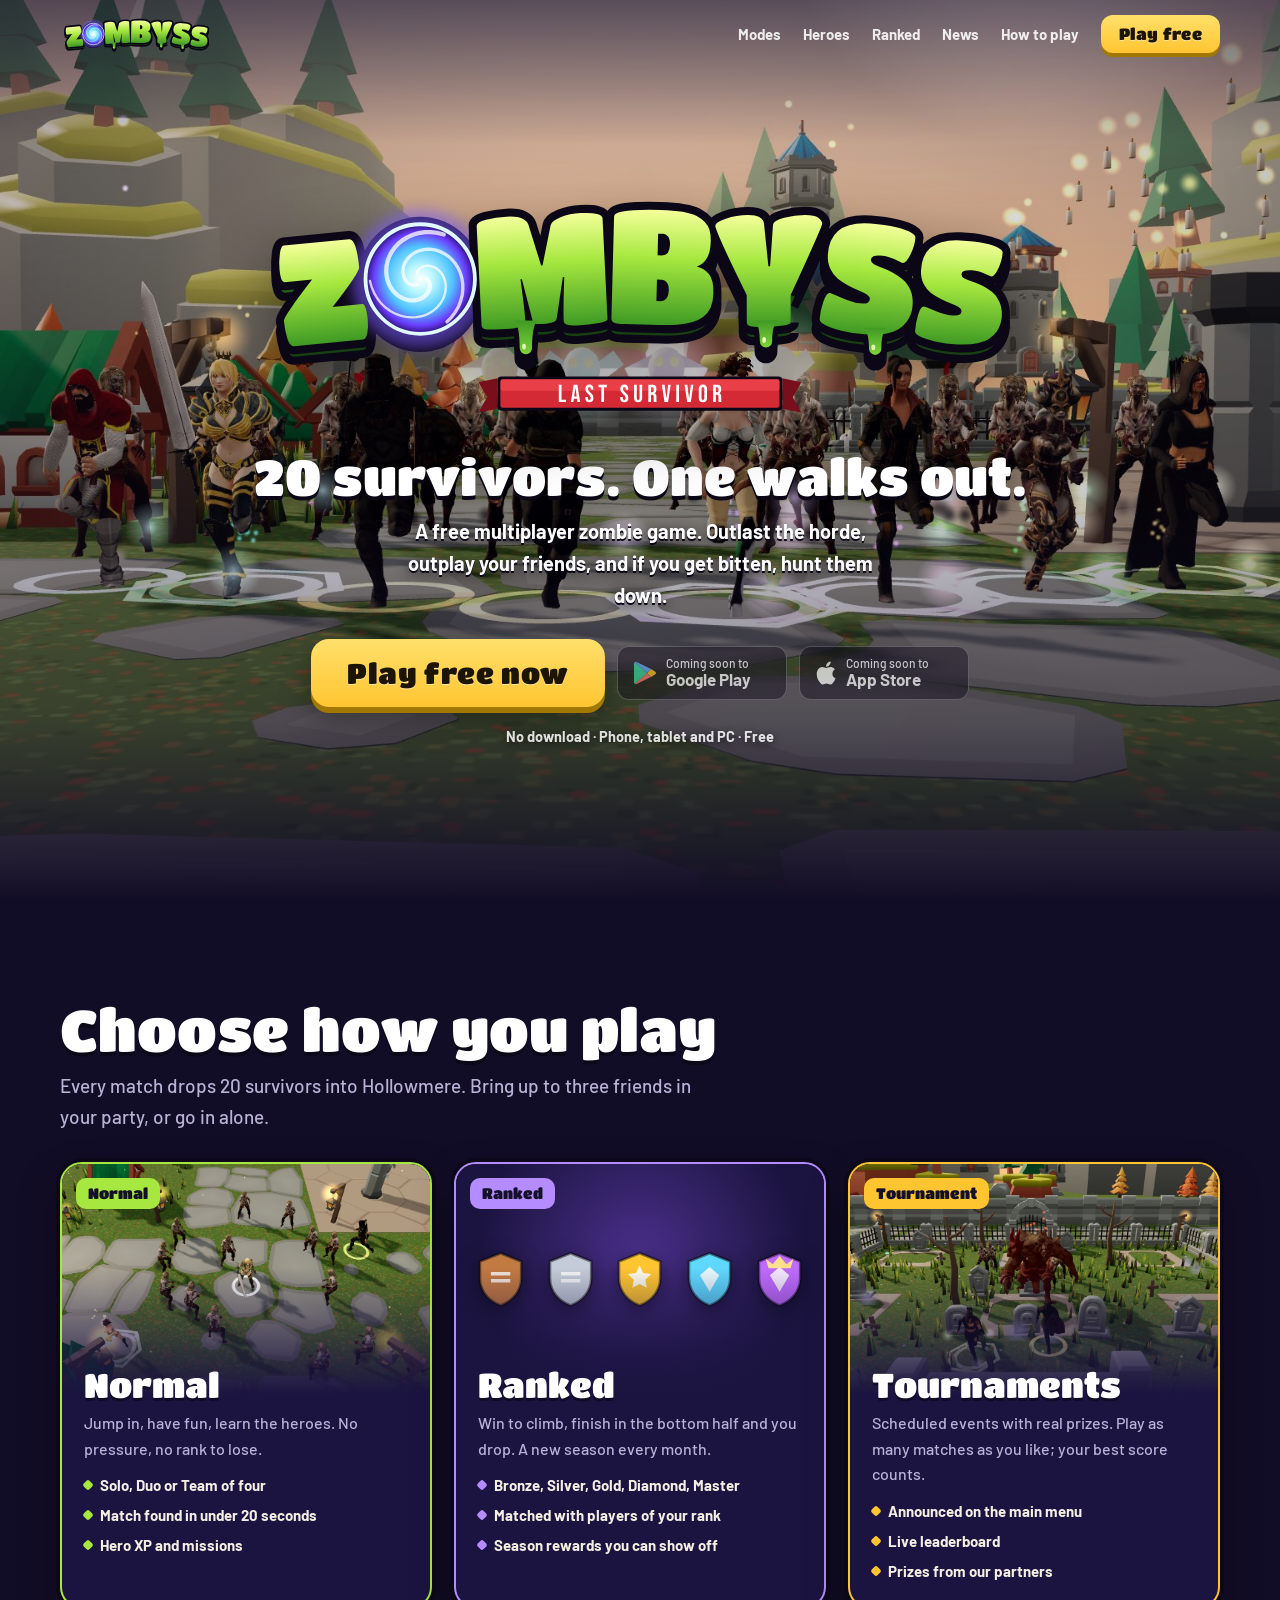
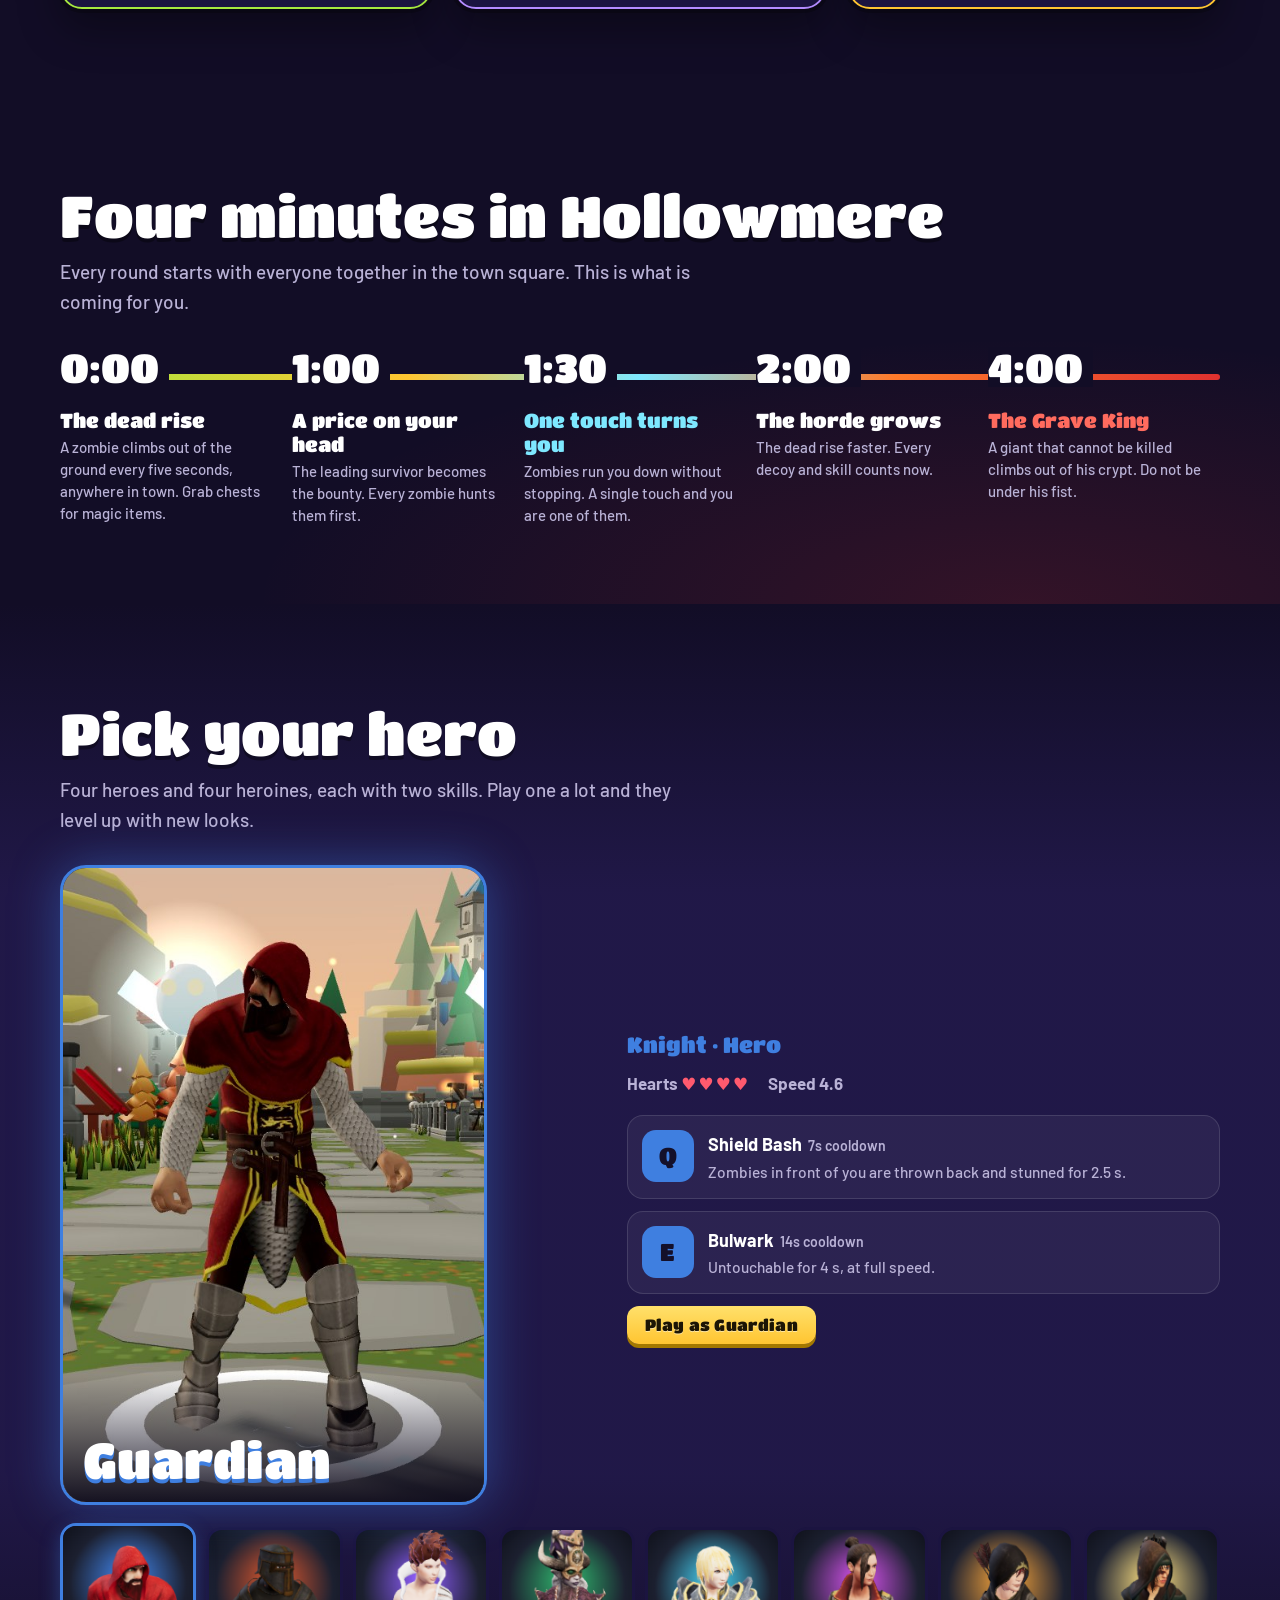
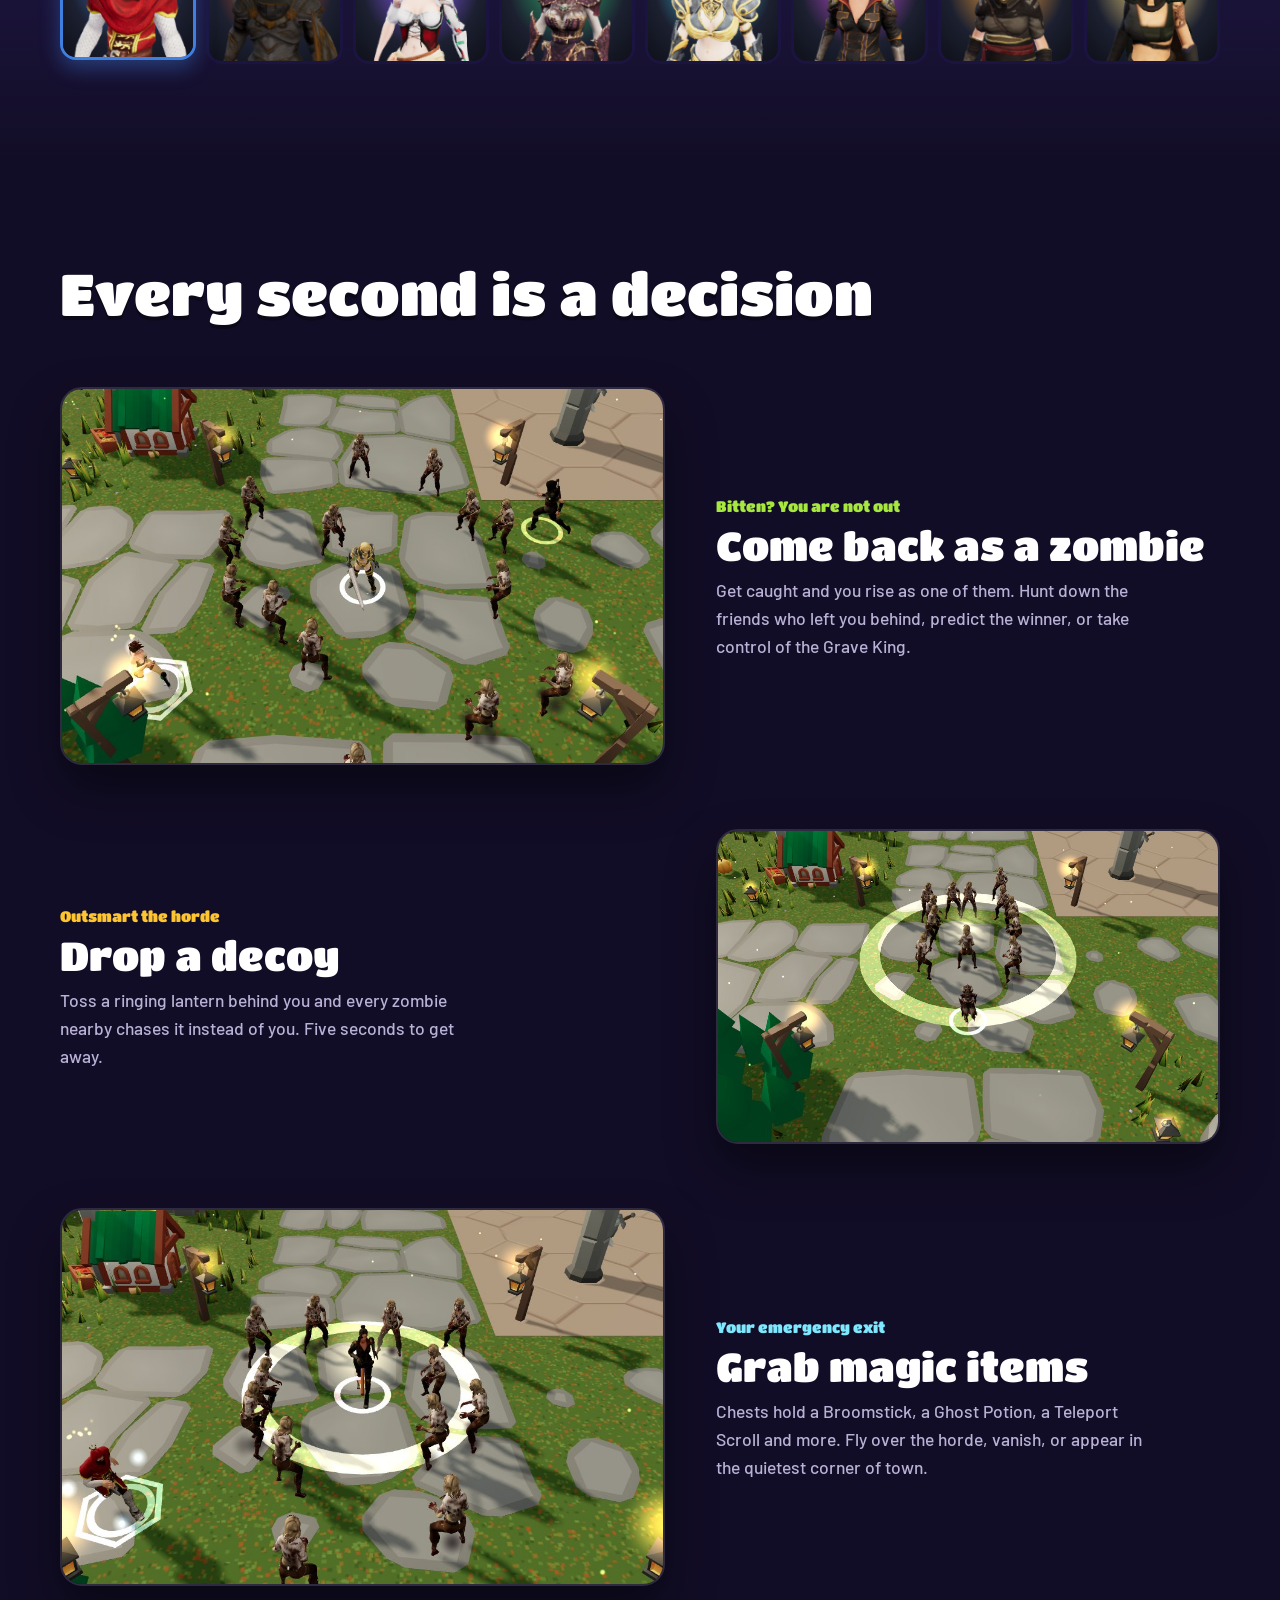
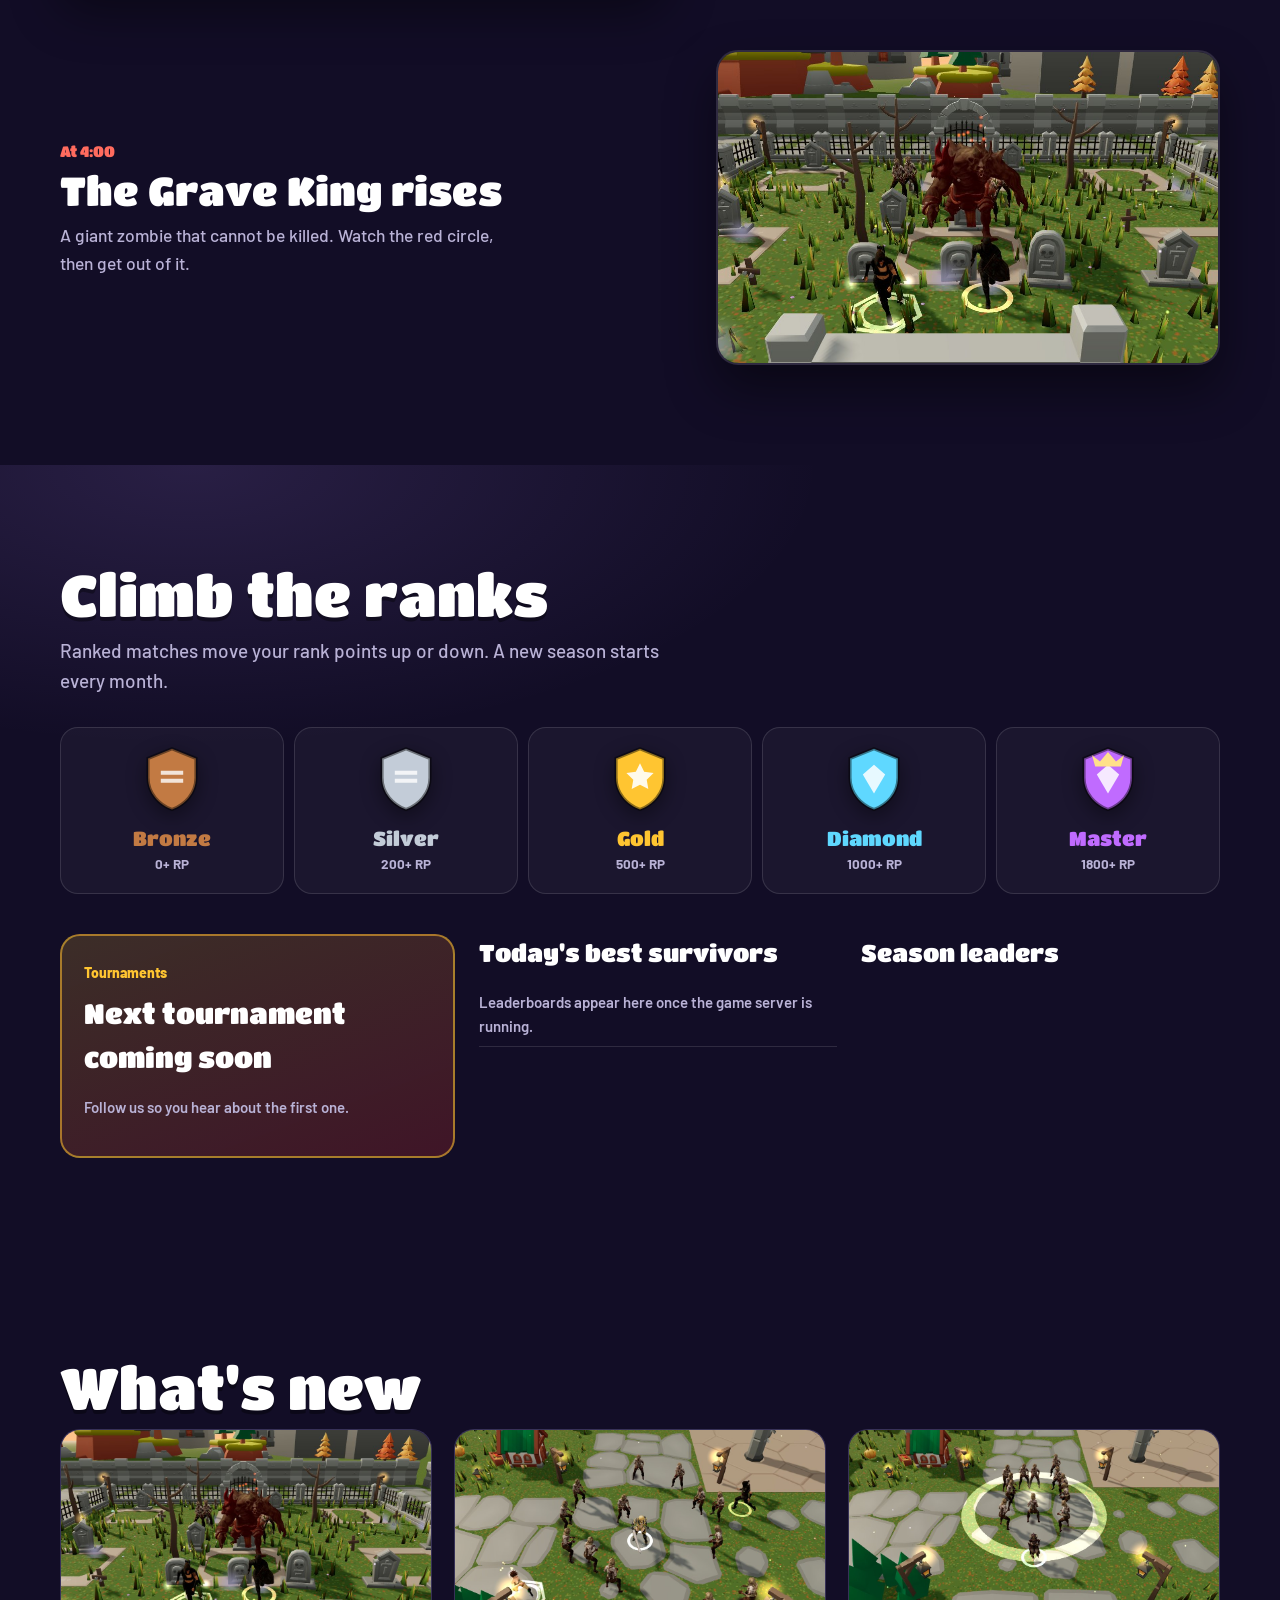
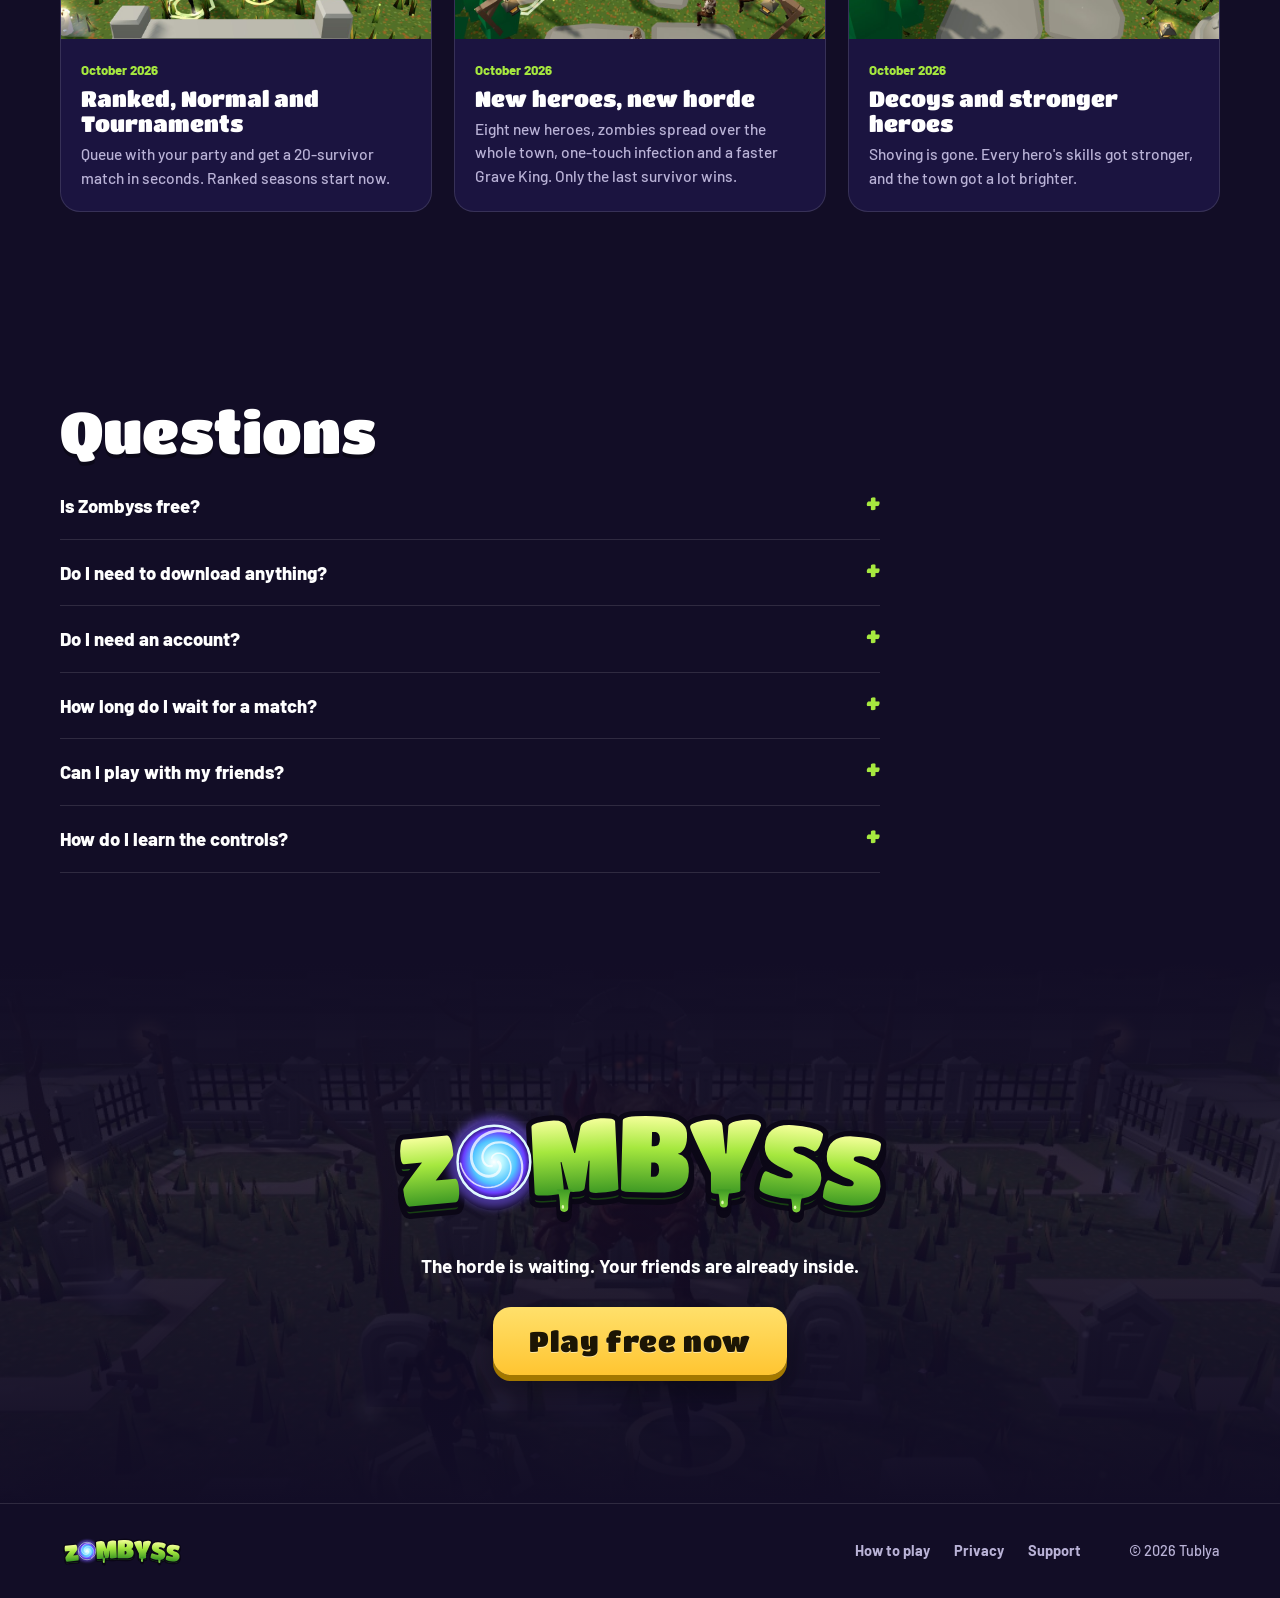
<file: site/index.html>
<!doctype html>
<html lang="en">
<head>
<meta charset="utf-8">
<meta name="viewport" content="width=device-width,initial-scale=1,viewport-fit=cover">
<title>Zombyss · 20 survivors. One walks out.</title>
<meta name="description" content="Zombyss is a free multiplayer zombie survival game. 20 survivors, one town, one winner. Play Normal, Ranked or Tournaments with your friends, right in your browser.">
<meta property="og:title" content="Zombyss · 20 survivors. One walks out.">
<meta property="og:description" content="Free multiplayer zombie survival. Outlast the horde, outplay your friends, climb from Bronze to Master.">
<meta property="og:image" content="/assets/web/og.jpg">
<meta property="og:type" content="website">
<meta name="twitter:card" content="summary_large_image">
<meta name="theme-color" content="#120d26">
<link rel="icon" href="/assets/web/icon-192.png">
<link rel="apple-touch-icon" href="/assets/web/icon-512.png">
<link rel="preload" as="image" href="/assets/web/keyart.jpg" media="(min-width: 700px)">
<link rel="preconnect" href="https://fonts.googleapis.com"><link rel="preconnect" href="https://fonts.gstatic.com" crossorigin>
<link href="https://fonts.googleapis.com/css2?family=Titan+One&family=Barlow:wght@500;600;700;800&display=swap" rel="stylesheet">
<style>
/* Zombyss: night-violet base, toxic lime from the logo, sky cyan, candle-gold calls to action.
   Titan One (the logo's letterforms) for headings, Barlow for reading. */
:root{
  --night:#120d26; --deep:#1b1440; --violet:#2c2163; --line:rgba(255,255,255,.12);
  --lime:#a6e83f; --lime-d:#3f9a24; --cyan:#7ee8ff; --gold:#ffc531; --gold-d:#a37800; --blood:#e0312f; --bone:#f4efe2; --mute:#b9b2d6;
  --display:"Titan One","Arial Rounded MT Bold","Arial Black",sans-serif; --ui:Barlow,system-ui,sans-serif;
  --pad:max(20px,env(safe-area-inset-left,0px)); --max:1200px; color-scheme:dark;
}
*{box-sizing:border-box}
html{-webkit-text-size-adjust:100%;scroll-behavior:smooth}
body{margin:0;background:var(--night);color:var(--bone);font:500 17px/1.6 var(--ui);overflow-x:hidden}
img{display:block;max-width:100%}
a{color:inherit}
:focus-visible{outline:3px solid var(--gold);outline-offset:3px;border-radius:8px}
.wrap{max-width:var(--max);margin:0 auto;padding:0 var(--pad)}
h2{font:400 clamp(34px,5.4vw,58px)/1.02 var(--display);margin:0 0 12px;color:#fff;text-shadow:0 4px 0 rgba(0,0,0,.35)}
h3{font-family:var(--display);font-weight:400}
.lede{font-size:clamp(17px,1.8vw,19px);color:var(--mute);max-width:58ch;margin:0 0 30px}
section{scroll-margin-top:70px}

/* buttons */
.btn{display:inline-flex;align-items:center;justify-content:center;gap:10px;font:400 20px/1 var(--display);letter-spacing:.02em;text-decoration:none;border-radius:14px;padding:17px 28px;border:0;cursor:pointer;color:#1c1504;background:linear-gradient(180deg,#ffe06b,var(--gold));box-shadow:0 6px 0 var(--gold-d),0 14px 30px rgba(0,0,0,.35);text-shadow:0 1px 0 rgba(255,255,255,.5);transition:transform .08s,box-shadow .08s}
.btn:hover{filter:brightness(1.05)}.btn:active{transform:translateY(4px);box-shadow:0 2px 0 var(--gold-d)}
.btn.big{font-size:clamp(22px,2.6vw,28px);padding:20px 36px;border-radius:18px}
.btn.sm{font-size:16px;padding:11px 18px;border-radius:12px;box-shadow:0 4px 0 var(--gold-d)}
.store{display:inline-flex;align-items:center;gap:10px;padding:10px 16px;border-radius:12px;border:1px solid rgba(255,255,255,.3);background:rgba(10,7,24,.6);backdrop-filter:blur(6px);color:#fff;text-decoration:none;min-width:170px}
.store span{display:flex;flex-direction:column;line-height:1.1;font-size:12px;text-align:left}.store b{font-size:17px}
.store[aria-disabled="true"]{opacity:.7;pointer-events:none}

/* nav */
.nav{position:fixed;top:0;left:0;right:0;z-index:20;padding-top:env(safe-area-inset-top,0px);transition:background .25s,box-shadow .25s}
.nav.solid{background:rgba(18,13,38,.86);backdrop-filter:blur(12px);box-shadow:0 1px 0 var(--line)}
.nav .wrap{display:flex;align-items:center;gap:22px;height:68px}
.nav .wm{height:42px;width:auto}
.nav a.l{font-weight:700;font-size:15px;text-decoration:none;color:#fff;opacity:.88}.nav a.l:hover{opacity:1}
@media (max-width:860px){.nav a.l{display:none}.nav .wm{height:34px}}

/* hero */
.hero{position:relative;min-height:max(640px,100svh);display:flex;align-items:center;justify-content:center;text-align:center;isolation:isolate;overflow:hidden}
.hero picture{position:absolute;inset:0;z-index:-2}
.hero picture img{width:100%;height:100%;object-fit:cover;object-position:50% 70%}
.hero::after{content:"";position:absolute;inset:0;z-index:-1;background:
  linear-gradient(180deg,rgba(18,13,38,.5) 0%,rgba(18,13,38,0) 16%,rgba(18,13,38,0) 55%,rgba(18,13,38,.35) 80%,var(--night) 100%),
  radial-gradient(60% 45% at 50% 30%,rgba(18,13,38,0),rgba(18,13,38,.28))}
.hero .wrap{padding-top:90px;padding-bottom:70px;display:flex;flex-direction:column;align-items:center}
.logo{width:min(780px,92vw);height:auto;filter:drop-shadow(0 18px 30px rgba(0,0,0,.45))}
@media (prefers-reduced-motion:no-preference){.logo{animation:drop .9s cubic-bezier(.2,1.4,.4,1) both}@keyframes drop{from{opacity:0;transform:translateY(-40px) scale(.92)}to{opacity:1;transform:none}}}
.hero h1{font:400 clamp(28px,4.2vw,50px)/1.08 var(--display);margin:6px 0 12px;color:#fff;text-shadow:0 4px 0 #0b0716,0 0 30px rgba(0,0,0,.5)}
.hero .sub{font-size:clamp(17px,1.9vw,20px);font-weight:700;color:#fff;max-width:46ch;margin:0 0 28px;text-shadow:0 2px 0 #0b0716,0 2px 14px rgba(0,0,0,.9)}
.cta{display:flex;flex-wrap:wrap;gap:12px;justify-content:center;align-items:center}
.note{margin:18px 0 0;font-size:14.5px;font-weight:700;color:#fff;opacity:.85;text-shadow:0 2px 8px rgba(0,0,0,.8)}
#count{color:var(--gold)}

/* modes */
.modes{padding:clamp(56px,8vw,100px) 0}
.mcards{display:grid;grid-template-columns:repeat(3,minmax(0,1fr));gap:22px}
.mc{position:relative;border-radius:22px;overflow:hidden;background:var(--deep);border:2px solid var(--c);box-shadow:0 0 0 4px rgba(0,0,0,.25),0 20px 40px rgba(0,0,0,.35);display:flex;flex-direction:column}
.mc .art{position:relative;aspect-ratio:16/10;overflow:hidden}
.mc .art img{width:100%;height:100%;object-fit:cover;transition:transform .5s}
.mc:hover .art img{transform:scale(1.04)}
.mc .art::after{content:"";position:absolute;inset:0;background:linear-gradient(180deg,transparent 45%,var(--deep))}
.mc .tag{position:absolute;top:14px;left:14px;z-index:1;font:400 15px/1 var(--display);padding:8px 12px;border-radius:10px;background:var(--c);color:#14102a}
.mc .body{padding:4px 22px 24px;margin-top:-30px;position:relative;z-index:1}
.mc h3{font-size:34px;line-height:1;margin:0 0 8px;color:#fff;text-shadow:0 3px 0 rgba(0,0,0,.4)}
.mc p{margin:0 0 12px;color:var(--mute);font-size:16px}
.mc ul{list-style:none;padding:0;margin:0;display:grid;gap:6px;font-size:15px;font-weight:700}
.mc li{display:flex;gap:8px}.mc li::before{content:"";flex:none;width:8px;height:8px;border-radius:2px;background:var(--c);margin-top:8px;transform:rotate(45deg)}
.mc.n{--c:var(--lime)}.mc.r{--c:#b48cff}.mc.t{--c:var(--gold)}
.ranks{position:absolute;inset:0;display:flex;align-items:center;justify-content:center;gap:4%;background:radial-gradient(circle at 50% 40%,#4a2f8a,#1b1440 70%)}
.ranks svg{width:15%;height:auto;filter:drop-shadow(0 6px 10px rgba(0,0,0,.5))}
@media (max-width:900px){.mcards{grid-template-columns:1fr;max-width:560px}}

/* round timeline */
.round{padding:clamp(40px,6vw,80px) 0;background:radial-gradient(1100px 380px at 80% 100%,rgba(224,49,47,.16),transparent 70%)}
.track{list-style:none;margin:30px 0 0;padding:0;display:grid;grid-template-columns:repeat(5,1fr);position:relative}
.track::before{content:"";position:absolute;left:0;right:0;top:27px;height:6px;border-radius:3px;background:linear-gradient(90deg,var(--lime) 0%,var(--gold) 30%,var(--cyan) 50%,#ff7a2a 72%,var(--blood) 100%)}
.track li{position:relative;padding-right:16px}
.track .t{font:400 40px/1 var(--display);color:#fff;display:block;background:var(--night);padding-right:10px;width:max-content;position:relative}
.track h3{font-size:20px;margin:22px 0 4px;color:#fff;line-height:1.2}
.track p{margin:0;font-size:15px;color:var(--mute);line-height:1.45}
.track li:nth-child(3) h3{color:var(--cyan)}.track li:nth-child(5) h3{color:#ff6b5e}
@media (max-width:900px){.track{grid-template-columns:1fr;gap:22px;padding-left:30px}.track::before{left:4px;right:auto;top:6px;bottom:6px;width:6px;height:auto;background:linear-gradient(180deg,var(--lime),var(--gold) 30%,var(--cyan) 50%,#ff7a2a 72%,var(--blood))}.track .t{background:none;font-size:32px}.track h3{margin-top:4px}}

/* heroes: character select */
.heroes{padding:clamp(56px,8vw,100px) 0;background:linear-gradient(180deg,transparent,rgba(44,33,99,.55) 25%,rgba(44,33,99,.55) 75%,transparent)}
.select{display:grid;grid-template-columns:minmax(0,1fr) minmax(0,1.15fr);gap:clamp(20px,4vw,56px);align-items:center}
.stage{position:relative;border-radius:26px;overflow:hidden;aspect-ratio:2/3;max-height:640px;background:radial-gradient(circle at 50% 35%,var(--hc,#3f7fe0),#120d26 75%);border:3px solid var(--hc);box-shadow:0 0 50px color-mix(in srgb,var(--hc) 45%,transparent)}
.stage img{width:100%;height:100%;object-fit:cover}
.stage .nm{position:absolute;left:0;right:0;bottom:0;padding:60px 20px 18px;background:linear-gradient(180deg,transparent,rgba(10,7,24,.92));font:400 clamp(34px,4vw,50px)/1 var(--display);color:#fff;text-shadow:0 4px 0 var(--hc)}
.info h3.cls{margin:0;font-size:22px;color:var(--hc)}
.meta{display:flex;gap:18px;flex-wrap:wrap;margin:8px 0 18px;font-weight:700;color:var(--mute)}
.meta b{color:#ff5a6e;letter-spacing:2px}
.skill{display:grid;grid-template-columns:52px 1fr;gap:14px;padding:14px;border-radius:16px;background:rgba(255,255,255,.05);border:1px solid var(--line);margin-bottom:12px}
.skill .k{width:52px;height:52px;border-radius:14px;display:grid;place-items:center;font:400 24px/1 var(--display);color:#14102a;background:var(--hc)}
.skill h4{margin:0 0 2px;font-size:18px;color:#fff}.skill h4 span{font-weight:600;font-size:14px;color:var(--mute);margin-left:6px}
.skill p{margin:0;font-size:15.5px;color:var(--mute);line-height:1.45}
.roster{display:grid;grid-template-columns:repeat(8,minmax(0,1fr));gap:10px;margin-top:22px}
.roster button{padding:0;border:3px solid transparent;border-radius:16px;background:var(--deep);cursor:pointer;overflow:hidden;aspect-ratio:1;transition:transform .12s}
.roster button img{width:100%;height:100%;object-fit:cover}
.roster button[aria-selected="true"]{border-color:var(--c);transform:translateY(-4px);box-shadow:0 8px 20px color-mix(in srgb,var(--c) 40%,transparent)}
.roster button:hover{transform:translateY(-3px)}
@media (max-width:900px){.select{grid-template-columns:1fr}.stage{aspect-ratio:4/5;max-height:520px}.roster{grid-template-columns:repeat(4,minmax(0,1fr))}}

/* features */
.features{padding:clamp(56px,8vw,100px) 0}
.feat{display:grid;grid-template-columns:minmax(0,1.2fr) minmax(0,1fr);gap:clamp(20px,4vw,56px);align-items:center;margin-top:clamp(36px,5vw,64px)}
.feat:nth-of-type(even) .pic{order:2}
.feat .pic{border-radius:22px;overflow:hidden;border:2px solid var(--line);box-shadow:0 24px 50px rgba(0,0,0,.45);aspect-ratio:16/10}
.feat .pic img{width:100%;height:100%;object-fit:cover}
.feat h3{font-size:clamp(28px,3.4vw,40px);line-height:1.05;margin:0 0 10px;color:#fff}
.feat p{margin:0;color:var(--mute);font-size:17.5px;max-width:44ch}
.feat .kick{display:inline-block;font:400 15px/1 var(--display);color:var(--fc);margin-bottom:10px}
@media (max-width:900px){.feat{grid-template-columns:1fr}.feat:nth-of-type(even) .pic{order:0}}

/* ranked */
.compete{padding:clamp(56px,8vw,100px) 0;background:radial-gradient(900px 400px at 15% 0%,rgba(180,140,255,.14),transparent 70%)}
.ladder{display:flex;justify-content:space-between;gap:10px;margin:10px 0 40px;flex-wrap:wrap}
.rk{flex:1 1 0;min-width:110px;text-align:center;padding:16px 10px;border-radius:18px;background:rgba(255,255,255,.04);border:1px solid var(--line)}
.rk svg{width:64px;height:auto;margin:0 auto 8px;filter:drop-shadow(0 6px 10px rgba(0,0,0,.45))}
.rk b{display:block;font:400 20px/1 var(--display);color:var(--rc)}.rk span{font-size:13.5px;color:var(--mute);font-weight:700}
.boards{display:grid;grid-template-columns:1.1fr 1fr 1fr;gap:24px;align-items:start}
.board h3{font-size:24px;margin:0 0 10px;color:#fff}
.board ol{list-style:none;padding:0;margin:0}
.board li{display:grid;grid-template-columns:28px 34px 1fr auto;gap:10px;align-items:center;padding:8px 0;border-bottom:1px solid var(--line);font-size:15.5px;font-weight:700}
.board li .n{font:400 18px/1 var(--display);color:var(--mute)}
.board li img{width:34px;height:34px;border-radius:50%;object-fit:cover;background:var(--deep)}
.board li .v{color:var(--gold);font-variant-numeric:tabular-nums}
.board .empty{color:var(--mute);font-size:15px;font-weight:600;display:block}
.tour{background:linear-gradient(160deg,rgba(255,197,49,.18),rgba(224,49,47,.22));border:2px solid rgba(255,197,49,.55);border-radius:20px;padding:22px}
.tour .when{font-weight:800;color:var(--gold);font-size:14px}
.tour h3{margin:6px 0 10px;font-size:28px}
.tour ol.prizes li{grid-template-columns:34px 1fr;border:0;padding:3px 0}.tour ol.prizes .n{color:var(--gold)}
@media (max-width:980px){.boards{grid-template-columns:1fr}}

/* news */
.news{padding:clamp(56px,8vw,100px) 0}
.ncards{display:grid;grid-template-columns:repeat(3,minmax(0,1fr));gap:22px}
.nc{border-radius:20px;overflow:hidden;background:var(--deep);border:1px solid var(--line)}
.nc img{aspect-ratio:16/9;width:100%;object-fit:cover}
.nc div{padding:16px 20px 22px}
.nc time{font-size:13px;font-weight:800;color:var(--lime)}
.nc h3{margin:4px 0 6px;font-size:22px;line-height:1.15;color:#fff}
.nc p{margin:0;color:var(--mute);font-size:15.5px;line-height:1.5}
@media (max-width:900px){.ncards{grid-template-columns:1fr;max-width:560px}}

/* faq + final */
.faq{padding:clamp(56px,8vw,90px) 0}
.faq details{border-bottom:1px solid var(--line);padding:18px 0;max-width:820px}
.faq summary{cursor:pointer;font-weight:800;font-size:18.5px;color:#fff;list-style:none;display:flex;justify-content:space-between;gap:16px}
.faq summary::-webkit-details-marker{display:none}
.faq summary::after{content:"+";font:400 26px/.8 var(--display);color:var(--lime)}
.faq details[open] summary::after{content:"–"}
.faq p{margin:10px 0 0;color:var(--mute);max-width:70ch}
.final{position:relative;padding:clamp(70px,10vw,130px) 0;text-align:center;overflow:hidden;isolation:isolate}
.final::before{content:"";position:absolute;inset:0;z-index:-1;background:url(/assets/web/feat-boss.jpg) center/cover;opacity:.28;filter:saturate(.8)}
.final::after{content:"";position:absolute;inset:0;z-index:-1;background:linear-gradient(180deg,var(--night),rgba(18,13,38,.4) 40%,var(--night))}
.final img{width:min(520px,80vw);margin:0 auto 18px}
.final p{font-size:19px;font-weight:700;margin:0 0 26px;color:#fff}
footer{border-top:1px solid var(--line);padding:30px 0 calc(30px + env(safe-area-inset-bottom,0px));font-size:14.5px;color:var(--mute)}
footer .wrap{display:flex;flex-wrap:wrap;gap:14px 24px;align-items:center}
footer .fl{margin-right:auto}footer .fl img{height:34px;width:auto}
footer a{color:var(--mute);font-weight:700;text-decoration:none}footer a:hover{color:#fff}
.socials{display:flex;gap:10px}.socials a{width:38px;height:38px;border-radius:50%;display:grid;place-items:center;background:rgba(255,255,255,.08)}
.socials svg{width:18px;height:18px;fill:currentColor}
</style>
</head>
<body>
<header class="nav" id="nav"><div class="wrap">
  <a href="/" aria-label="Zombyss home" style="margin-right:auto;display:flex"><img class="wm" src="/assets/web/logo-wordmark.svg" alt="Zombyss" width="236" height="64"></a>
  <a class="l" href="#modes">Modes</a><a class="l" href="#heroes">Heroes</a><a class="l" href="#compete">Ranked</a><a class="l" href="#news">News</a><a class="l" href="/guide">How to play</a>
  <a class="btn sm" href="/play">Play free</a>
</div></header>

<main>
<section class="hero" aria-labelledby="heroT">
  <picture><source media="(max-width: 699px)" srcset="/assets/web/keyart-m.jpg"><img src="/assets/web/keyart.jpg" alt="Eight heroes run from the zombie horde through the town of Hollowmere" fetchpriority="high"></picture>
  <div class="wrap">
    <img class="logo" src="/assets/web/logo.svg" alt="Zombyss · Last survivor" width="780" height="271">
    <h1 id="heroT">20 survivors. One walks out.</h1>
    <p class="sub">A free multiplayer zombie game. Outlast the horde, outplay your friends, and if you get bitten, hunt them down.</p>
    <div class="cta">
      <a class="btn big" href="/play">Play free now</a>
      <a class="store" id="gp" href="#" aria-disabled="true"><svg width="22" height="24" viewBox="0 0 22 24" aria-hidden="true"><path d="M1 1l12 11L1 23c-.6-.3-1-.9-1-1.7V2.7C0 1.9.4 1.3 1 1z" fill="#34d399"/><path d="M17 8l-4 4 4 4 4-2.4c1.3-.8 1.3-2.4 0-3.2z" fill="#fbbf24"/><path d="M1 1c.4-.2 1-.2 1.6.1L17 8l-4 4z" fill="#60a5fa"/><path d="M13 12l4 4-14.4 6.9c-.6.3-1.2.3-1.6.1z" fill="#f87171"/></svg><span id="gpL">Coming soon to<b>Google Play</b></span></a>
      <a class="store" id="as" href="#" aria-disabled="true"><svg width="20" height="24" viewBox="0 0 20 24" aria-hidden="true"><path fill="#fff" d="M16.4 12.7c0-2.9 2.4-4.3 2.5-4.4-1.4-2-3.5-2.3-4.2-2.3-1.8-.2-3.5 1-4.4 1-.9 0-2.3-1-3.8-1-2 0-3.8 1.2-4.8 2.9-2.1 3.6-.5 8.8 1.5 11.7 1 1.4 2.1 3 3.6 2.9 1.5-.1 2-.9 3.8-.9 1.7 0 2.2.9 3.8.9 1.6 0 2.6-1.4 3.5-2.9 1.1-1.6 1.6-3.2 1.6-3.3 0 0-3.1-1.2-3.1-4.6zM13.5 4.1c.8-1 1.3-2.3 1.2-3.6-1.2 0-2.6.8-3.4 1.8-.8.9-1.4 2.2-1.3 3.5 1.3.1 2.6-.7 3.5-1.7z"/></svg><span id="asL">Coming soon to<b>App Store</b></span></a>
    </div>
    <p class="note">No download · Phone, tablet and PC · Free<span id="countWrap" hidden> · <span id="count"></span> survivors joined</span></p>
  </div>
</section>

<section class="modes" id="modes" aria-labelledby="modesT"><div class="wrap">
  <h2 id="modesT">Choose how you play</h2>
  <p class="lede">Every match drops 20 survivors into Hollowmere. Bring up to three friends in your party, or go in alone.</p>
  <div class="mcards">
    <article class="mc n"><div class="art"><span class="tag">Normal</span><img src="/assets/web/feat-play.jpg" alt="" loading="lazy"></div><div class="body">
      <h3>Normal</h3><p>Jump in, have fun, learn the heroes. No pressure, no rank to lose.</p>
      <ul><li>Solo, Duo or Team of four</li><li>Match found in under 20 seconds</li><li>Hero XP and missions</li></ul></div></article>
    <article class="mc r"><div class="art"><span class="tag">Ranked</span><div class="ranks" id="rankArt"></div></div><div class="body">
      <h3>Ranked</h3><p>Win to climb, finish in the bottom half and you drop. A new season every month.</p>
      <ul><li>Bronze, Silver, Gold, Diamond, Master</li><li>Matched with players of your rank</li><li>Season rewards you can show off</li></ul></div></article>
    <article class="mc t"><div class="art"><span class="tag">Tournament</span><img src="/assets/web/feat-boss.jpg" alt="" loading="lazy"></div><div class="body">
      <h3>Tournaments</h3><p>Scheduled events with real prizes. Play as many matches as you like; your best score counts.</p>
      <ul><li>Announced on the main menu</li><li>Live leaderboard</li><li>Prizes from our partners</li></ul></div></article>
  </div>
</div></section>

<section class="round" id="round" aria-labelledby="roundT"><div class="wrap">
  <h2 id="roundT">Four minutes in Hollowmere</h2>
  <p class="lede">Every round starts with everyone together in the town square. This is what is coming for you.</p>
  <ol class="track">
    <li><span class="t">0:00</span><h3>The dead rise</h3><p>A zombie climbs out of the ground every five seconds, anywhere in town. Grab chests for magic items.</p></li>
    <li><span class="t">1:00</span><h3>A price on your head</h3><p>The leading survivor becomes the bounty. Every zombie hunts them first.</p></li>
    <li><span class="t">1:30</span><h3>One touch turns you</h3><p>Zombies run you down without stopping. A single touch and you are one of them.</p></li>
    <li><span class="t">2:00</span><h3>The horde grows</h3><p>The dead rise faster. Every decoy and skill counts now.</p></li>
    <li><span class="t">4:00</span><h3>The Grave King</h3><p>A giant that cannot be killed climbs out of his crypt. Do not be under his fist.</p></li>
  </ol>
</div></section>

<section class="heroes" id="heroes" aria-labelledby="heroesT"><div class="wrap">
  <h2 id="heroesT">Pick your hero</h2>
  <p class="lede">Four heroes and four heroines, each with two skills. Play one a lot and they level up with new looks.</p>
  <div class="select">
    <div class="stage" id="stage"><img id="stageImg" src="/assets/web/hero-full-0.jpg" alt=""><div class="nm" id="stageName">Guardian</div></div>
    <div class="info" id="info" aria-live="polite"></div>
  </div>
  <div class="roster" id="roster" role="tablist" aria-label="Heroes"></div>
</div></section>

<section class="features" aria-labelledby="featT"><div class="wrap">
  <h2 id="featT">Every second is a decision</h2>
  <div class="feat" style="--fc:var(--lime)"><div class="pic"><img src="/assets/web/feat-play.jpg" alt="A survivor surrounded by zombies in the town square" loading="lazy"></div><div>
    <span class="kick">Bitten? You are not out</span><h3>Come back as a zombie</h3><p>Get caught and you rise as one of them. Hunt down the friends who left you behind, predict the winner, or take control of the Grave King.</p></div></div>
  <div class="feat" style="--fc:var(--gold)"><div class="pic"><img src="/assets/web/feat-decoy.jpg" alt="A ringing decoy lantern pulling the horde away" loading="lazy"></div><div>
    <span class="kick">Outsmart the horde</span><h3>Drop a decoy</h3><p>Toss a ringing lantern behind you and every zombie nearby chases it instead of you. Five seconds to get away.</p></div></div>
  <div class="feat" style="--fc:var(--cyan)"><div class="pic"><img src="/assets/web/feat-items.jpg" alt="A survivor flying over the horde on a broomstick" loading="lazy"></div><div>
    <span class="kick">Your emergency exit</span><h3>Grab magic items</h3><p>Chests hold a Broomstick, a Ghost Potion, a Teleport Scroll and more. Fly over the horde, vanish, or appear in the quietest corner of town.</p></div></div>
  <div class="feat" style="--fc:#ff6b5e"><div class="pic"><img src="/assets/web/feat-boss.jpg" alt="The Grave King in the graveyard" loading="lazy"></div><div>
    <span class="kick">At 4:00</span><h3>The Grave King rises</h3><p>A giant zombie that cannot be killed. Watch the red circle, then get out of it.</p></div></div>
</div></section>

<section class="compete" id="compete" aria-labelledby="compT"><div class="wrap">
  <h2 id="compT">Climb the ranks</h2>
  <p class="lede">Ranked matches move your rank points up or down. A new season starts every month.</p>
  <div class="ladder" id="ladderRow"></div>
  <div class="boards">
    <div class="board" id="tourBox"><div class="tour"><span class="when">Tournaments</span><h3>Next tournament coming soon</h3><p class="empty">Follow us so you hear about the first one.</p></div></div>
    <div class="board"><h3>Today's best survivors</h3><ol id="daily"><li class="empty">Loading today's challenge…</li></ol></div>
    <div class="board"><h3>Season leaders</h3><ol id="ladder"><li class="empty">Loading the ladder…</li></ol></div>
  </div>
</div></section>

<section class="news" id="news" aria-labelledby="newsT"><div class="wrap">
  <h2 id="newsT">What's new</h2>
  <div class="ncards">
    <article class="nc"><img src="/assets/web/feat-boss.jpg" alt="" loading="lazy"><div><time datetime="2026-10">October 2026</time><h3>Ranked, Normal and Tournaments</h3><p>Queue with your party and get a 20-survivor match in seconds. Ranked seasons start now.</p></div></article>
    <article class="nc"><img src="/assets/web/feat-play.jpg" alt="" loading="lazy"><div><time datetime="2026-10">October 2026</time><h3>New heroes, new horde</h3><p>Eight new heroes, zombies spread over the whole town, one-touch infection and a faster Grave King. Only the last survivor wins.</p></div></article>
    <article class="nc"><img src="/assets/web/feat-decoy.jpg" alt="" loading="lazy"><div><time datetime="2026-10">October 2026</time><h3>Decoys and stronger heroes</h3><p>Shoving is gone. Every hero's skills got stronger, and the town got a lot brighter.</p></div></article>
  </div>
</div></section>

<section class="faq" aria-labelledby="faqT"><div class="wrap">
  <h2 id="faqT">Questions</h2>
  <details><summary>Is Zombyss free?</summary><p>Yes. The whole game is free, with no ads.</p></details>
  <details><summary>Do I need to download anything?</summary><p>No. It runs in the browser on phones, tablets and computers. Apps for Android and iPhone are coming.</p></details>
  <details><summary>Do I need an account?</summary><p>Not for Normal matches. Ranked and Tournaments need a free account so your rank and scores are saved on every device.</p></details>
  <details><summary>How long do I wait for a match?</summary><p>Never more than about 20 seconds. Every Normal and Ranked match has 20 survivors.</p></details>
  <details><summary>Can I play with my friends?</summary><p>Yes. Press Normal or Ranked, share your party code, and the leader presses Find match. Up to four friends go in together. You can also make a custom room with your own rules.</p></details>
  <details><summary>How do I learn the controls?</summary><p>The game shows a short guide the first time you play, and the full <a href="/guide">how-to-play guide</a> explains everything.</p></details>
</div></section>

<section class="final"><div class="wrap">
  <img src="/assets/web/logo-wordmark.svg" alt="Zombyss" loading="lazy" width="520" height="142">
  <p>The horde is waiting. Your friends are already inside.</p>
  <a class="btn big" href="/play">Play free now</a>
</div></section>
</main>

<footer><div class="wrap">
  <a class="fl" href="/"><img src="/assets/web/logo-wordmark.svg" alt="Zombyss" width="125" height="34"></a>
  <a href="/guide">How to play</a><a href="/privacy">Privacy</a><a href="/support">Support</a>
  <div class="socials" id="socials"></div>
  <span>© <span id="yr">2026</span> Tublya</span>
</div></footer>

<script src="/js/config.js"></script>
<script>
(()=>{
  const CFG=window.HR_CONFIG||{},api=String(CFG.api||'').replace(/\/$/,''),$=s=>document.querySelector(s);
  const esc=s=>String(s).replace(/[&<>"]/g,c=>({'&':'&amp;','<':'&lt;','>':'&gt;','"':'&quot;'}[c]));
  const fmt=ms=>{const s=Math.floor(ms/1000);return Math.floor(s/60)+':'+String(s%60).padStart(2,'0')};
  $('#yr').textContent=new Date().getFullYear();
  // solid nav once you scroll past the top of the hero
  const nav=$('#nav'),onS=()=>nav.classList.toggle('solid',scrollY>40);addEventListener('scroll',onS,{passive:true});onS();
  // rank badges (same shapes as in the game)
  const RANKS=[['Bronze',0,'#c27a43'],['Silver',200,'#c3ccd8'],['Gold',500,'#ffc531'],['Diamond',1000,'#5fd8ff'],['Master',1800,'#c06bff']];
  const badge=i=>{const c=RANKS[i][2],gem=i>=3?'<path d="M20 13l7 6-7 12-7-12z" fill="#fff" opacity=".85"/>':i===2?'<path d="M20 12l2.6 5.4 5.9.8-4.3 4.1 1 5.8L20 25.4l-5.2 2.7 1-5.8-4.3-4.1 5.9-.8z" fill="#fff" opacity=".9"/>':'<path d="M13 18h14M13 23h14" stroke="#fff" stroke-width="2.5" opacity=".8"/>';
    return `<svg viewBox="0 0 40 44" aria-hidden="true"><path d="M20 3l15 6v12c0 10-7 17-15 20C12 38 5 31 5 21V9z" fill="${c}" stroke="rgba(0,0,0,.45)" stroke-width="2"/>${gem}${i===4?'<path d="M10 7l5 4 5-6 5 6 5-4-2 7H12z" fill="#ffe08a"/>':''}</svg>`};
  $('#rankArt').innerHTML=RANKS.map((_,i)=>badge(i)).join('');
  $('#ladderRow').innerHTML=RANKS.map((r,i)=>`<div class="rk" style="--rc:${r[2]}">${badge(i)}<b>${r[0]}</b><span>${r[1]}+ RP</span></div>`).join('');
  // character select
  const HEROES_DATA=[{"name":"Guardian","cls":"Knight","fem":false,"col":"#3f7fe0","hp":4,"spd":4.6,"q":{"n":"Shield Bash","d":"Zombies in front of you are thrown back and stunned for 2.5 s.","cd":7},"e":{"n":"Bulwark","d":"Untouchable for 4 s, at full speed.","cd":14}},{"name":"Berserker","cls":"Paladin","fem":false,"col":"#d2552e","hp":4,"spd":4.7,"q":{"n":"Ground Slam","d":"Every zombie within 5.5 m is knocked away and down for 2 s.","cd":10},"e":{"n":"Charge","d":"Bull-rush 8 m, untouchable, scattering zombies where you land.","cd":7}},{"name":"Arcanist","cls":"Sorceress","fem":true,"col":"#8b5cf6","hp":3,"spd":4.9,"q":{"n":"Frost Nova","d":"Zombies within 9 m crawl at a quarter of their speed for 4 s.","cd":11},"e":{"n":"Blink","d":"Teleport 8 m ahead, even past a zombie in your way.","cd":7}},{"name":"Shadow","cls":"Assassin","fem":true,"col":"#2fae6a","hp":3,"spd":5.2,"q":{"n":"Smoke Bomb","d":"Vanish in smoke. Zombies and bots lose you for 4.5 s.","cd":12},"e":{"n":"Roll","d":"A quick dodge roll you cannot be hit during.","cd":5}},{"name":"Valkyrie","cls":"Shieldmaiden","fem":true,"col":"#43c6e6","hp":4,"spd":4.6,"q":{"n":"War Cry","d":"A battle roar. Zombies within 8 m flee from you for 3.5 s.","cd":12},"e":{"n":"Leap","d":"Jump 7 m over anything in your way and knock zombies off your landing spot.","cd":9}},{"name":"Witch","cls":"Hexblade","fem":true,"col":"#c94fe0","hp":3,"spd":4.9,"q":{"n":"Hex Totem","d":"Plant a cursed totem. Zombies inside its 5 m circle are rooted for 5 s.","cd":13},"e":{"n":"Phase","d":"Turn to mist for 3 s: untouchable and 25% faster.","cd":9}},{"name":"Huntress","cls":"Ranger","fem":true,"col":"#f0a03a","hp":3,"spd":5.1,"q":{"n":"Piercing Arrow","d":"An arrow flies 18 m and stuns every zombie it passes through for 2.5 s.","cd":9},"e":{"n":"Snare Trap","d":"Drop a hidden trap. When zombies step on it, every zombie within 2.6 m is held for 5 s.","cd":10}},{"name":"Priestess","cls":"Cleric","fem":true,"col":"#f2d77e","hp":3,"spd":4.8,"q":{"n":"Sanctuary","d":"A holy circle for 5.5 s. Zombies cannot step inside its 5 m radius.","cd":15},"e":{"n":"Heal","d":"Restore 1 heart and become untouchable for 1.5 s. Teammates within 6 m are healed too.","cd":16}}];
  const H=HEROES_DATA;let cur=0;
  $('#roster').innerHTML=H.map((h,i)=>`<button role="tab" id="tab${i}" aria-controls="info" aria-selected="${i===0}" style="--c:${h.col}" data-i="${i}" title="${esc(h.name)}"><img src="/assets/web/hero-${i}.png" alt="${esc(h.name)}" loading="lazy"></button>`).join('');
  function show(i){cur=i;const h=H[i];document.querySelector('.select').style.setProperty('--hc',h.col);$('#stageImg').src=`/assets/web/hero-full-${i}.jpg`;$('#stageImg').alt=h.name;$('#stageName').textContent=h.name;
    $('#info').innerHTML=`<h3 class="cls">${esc(h.cls)} · ${h.fem?'Heroine':'Hero'}</h3><div class="meta"><span>Hearts <b>${'♥'.repeat(h.hp)}</b></span><span>Speed ${h.spd}</span></div>
      <div class="skill"><span class="k">Q</span><div><h4>${esc(h.q.n)}<span>${h.q.cd}s cooldown</span></h4><p>${esc(h.q.d)}</p></div></div>
      <div class="skill"><span class="k">E</span><div><h4>${esc(h.e.n)}<span>${h.e.cd}s cooldown</span></h4><p>${esc(h.e.d)}</p></div></div>
      <p style="margin:6px 0 0"><a class="btn sm" href="/play">Play as ${esc(h.name)}</a></p>`;
    document.querySelectorAll('#roster button').forEach(b=>b.setAttribute('aria-selected',String(+b.dataset.i===i)))}
  $('#roster').addEventListener('click',e=>{const b=e.target.closest('button[data-i]');if(b)show(+b.dataset.i)});
  $('#roster').addEventListener('keydown',e=>{if(e.key!=='ArrowRight'&&e.key!=='ArrowLeft')return;const n=(cur+(e.key==='ArrowRight'?1:H.length-1))%H.length;show(n);$('#tab'+n).focus()});
  show(0);H.forEach((_,i)=>{const im=new Image();im.src=`/assets/web/hero-full-${i}.jpg`});
  // store buttons and social links come from js/config.js
  const st=CFG.stores||{};
  if(st.android){const a=$('#gp');a.href=st.android;a.removeAttribute('aria-disabled');$('#gpL').innerHTML='Get it on<b>Google Play</b>'}
  if(st.ios){const a=$('#as');a.href=st.ios;a.removeAttribute('aria-disabled');$('#asL').innerHTML='Download on the<b>App Store</b>'}
  const ICONS={tiktok:'M16.6 5.8A4.3 4.3 0 0 1 15.5 3h-3.1v12.4a2.6 2.6 0 1 1-2.6-2.6c.3 0 .5 0 .8.1V9.7a5.7 5.7 0 1 0 4.9 5.6V9a7.4 7.4 0 0 0 4.3 1.4V7.3a4.3 4.3 0 0 1-3.2-1.5z',instagram:'M12 7.3A4.7 4.7 0 1 0 16.7 12 4.7 4.7 0 0 0 12 7.3zm0 7.7a3 3 0 1 1 3-3 3 3 0 0 1-3 3zm6-7.9a1.1 1.1 0 1 1-1.1-1.1A1.1 1.1 0 0 1 18 7.1zM21 7a5.4 5.4 0 0 0-1.5-3.8A5.4 5.4 0 0 0 15.8 1.7C14.3 1.6 9.7 1.6 8.2 1.7a5.4 5.4 0 0 0-3.8 1.5A5.4 5.4 0 0 0 2.9 7c-.1 1.5-.1 6.1 0 7.6a5.4 5.4 0 0 0 1.5 3.8 5.4 5.4 0 0 0 3.8 1.5c1.5.1 6.1.1 7.6 0a5.4 5.4 0 0 0 3.8-1.5 5.4 5.4 0 0 0 1.5-3.8c.1-1.5.1-6.1 0-7.6z',discord:'M19.3 5.3A16.5 16.5 0 0 0 15.2 4l-.5 1a15 15 0 0 0-4.6 0l-.5-1a16.5 16.5 0 0 0-4.1 1.3A17 17 0 0 0 2.6 16.8a16.6 16.6 0 0 0 5 2.5l1.1-1.7a10.7 10.7 0 0 1-1.7-.8l.4-.3a11.8 11.8 0 0 0 10.2 0l.4.3a10.7 10.7 0 0 1-1.7.8l1.1 1.7a16.5 16.5 0 0 0 5-2.5 17 17 0 0 0-3.1-11.5zM9.5 14.5a1.9 1.9 0 1 1 1.8-1.9 1.9 1.9 0 0 1-1.8 1.9zm5 0a1.9 1.9 0 1 1 1.8-1.9 1.9 1.9 0 0 1-1.8 1.9z',youtube:'M21.6 7.2a2.5 2.5 0 0 0-1.8-1.8C18.3 5 12 5 12 5s-6.3 0-7.8.4A2.5 2.5 0 0 0 2.4 7.2 26 26 0 0 0 2 12a26 26 0 0 0 .4 4.8 2.5 2.5 0 0 0 1.8 1.8C5.7 19 12 19 12 19s6.3 0 7.8-.4a2.5 2.5 0 0 0 1.8-1.8A26 26 0 0 0 22 12a26 26 0 0 0-.4-4.8zM10 15V9l5.2 3z'};
  const so=CFG.socials||{};$('#socials').innerHTML=Object.keys(ICONS).filter(k=>so[k]).map(k=>`<a href="${esc(so[k])}" aria-label="Zombyss on ${k}" target="_blank" rel="noopener"><svg viewBox="0 0 24 24"><path d="${ICONS[k]}"/></svg></a>`).join('');
  // live data from the game server
  const portrait=h=>`<img src="/assets/web/hero-${Math.max(0,Math.min(7,h|0))}.png" alt="" loading="lazy">`;
  if(!api){$('#daily').innerHTML='<li class="empty">Leaderboards appear here once the game server is running.</li>';$('#ladder').innerHTML='';return}
  const get=p=>fetch(api+p).then(r=>r.ok?r.json():Promise.reject(r.status));
  get('/stats/public').then(j=>{if(j.players>=50){$('#count').textContent=j.players.toLocaleString();$('#countWrap').hidden=false}}).catch(()=>{});
  get('/leaderboard/daily').then(j=>{const r=(j.rows||[]).slice(0,8);$('#daily').innerHTML=r.length?r.map((x,i)=>`<li><span class="n">${i+1}</span>${portrait(x.h)}<span>${esc(x.n)}</span><span class="v">${fmt(x.ms)}</span></li>`).join(''):'<li class="empty">Nobody has played today\'s challenge yet. <a href="/play">Be first.</a></li>'}).catch(()=>{$('#daily').innerHTML='<li class="empty">The leaderboard is resting. Try again soon.</li>'});
  get('/leaderboard/rank').then(j=>{const r=(j.rows||[]).slice(0,8);$('#ladder').innerHTML=r.length?r.map((x,i)=>`<li><span class="n">${i+1}</span>${portrait(x.hero)}<span>${esc(x.name)}</span><span class="v">${x.rp} RP</span></li>`).join(''):'<li class="empty">The season has just begun. Your first ranked win puts you on top.</li>'}).catch(()=>{$('#ladder').innerHTML=''});
  get('/tournaments/current').then(j=>{const t=j.t;if(!t)return;const now=Date.now(),live=now>=t.starts&&now<t.ends,ms=(live?t.ends:t.starts)-now,d=Math.floor(ms/864e5),h=Math.floor(ms/36e5)%24,m=Math.floor(ms/6e4)%60,MN={ffa:'Solo',duo:'Duo',squad:'Team'};
    $('#tourBox').innerHTML=`<div class="tour"><span class="when">${live?'Live now · ends in ':'Starts in '}${d?d+'d ':''}${h}h ${m}m · ${MN[t.mode]||'Solo'}</span><h3>${esc(t.name)}</h3>${(t.prizes||[]).length?`<ol class="prizes">${t.prizes.slice(0,5).map((p,i)=>`<li><span class="n">${i+1}</span><span>${esc(p)}</span></li>`).join('')}</ol>`:''}${t.sponsor?`<p class="empty">Prizes from ${esc(t.sponsor)}</p>`:''}<p style="margin:16px 0 0"><a class="btn sm" href="/play">${live?'Enter the tournament':'Get ready'}</a></p></div>`}).catch(()=>{});
})();
</script>
</body>
</html>
</file>
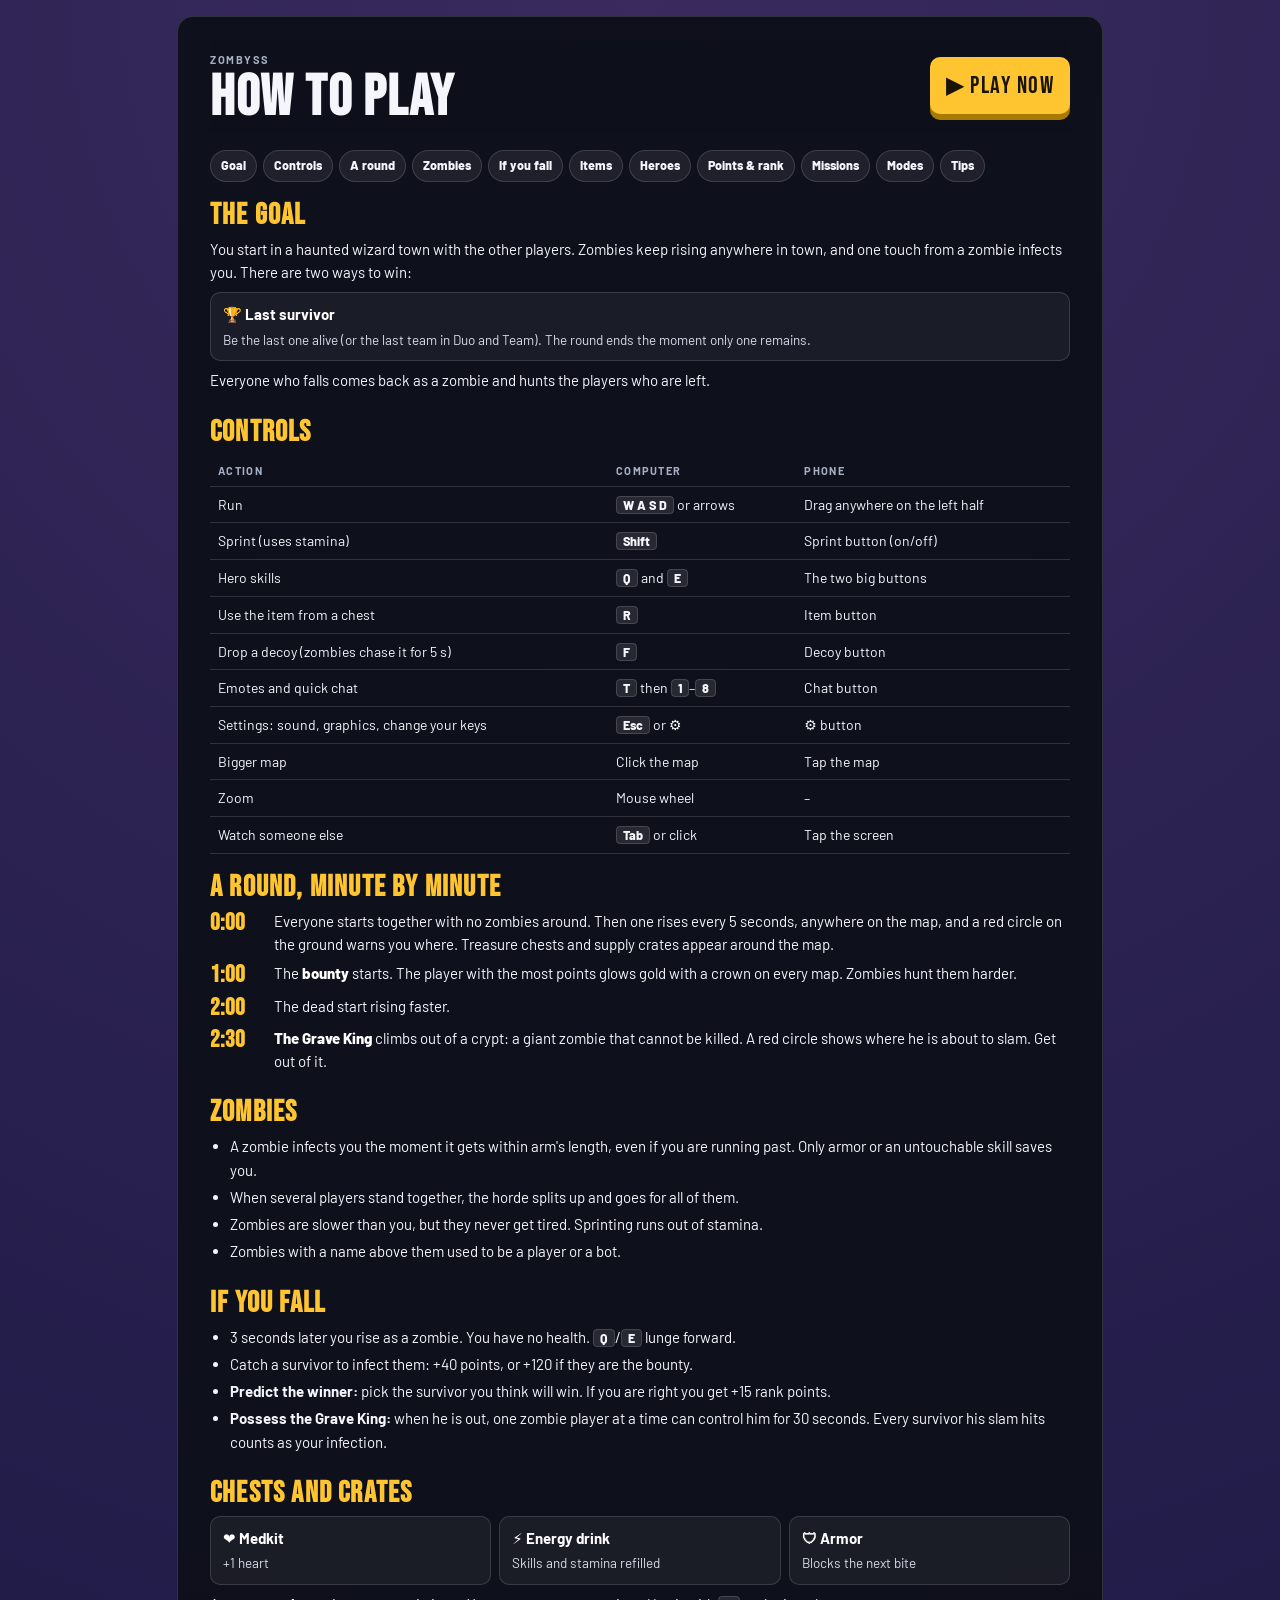
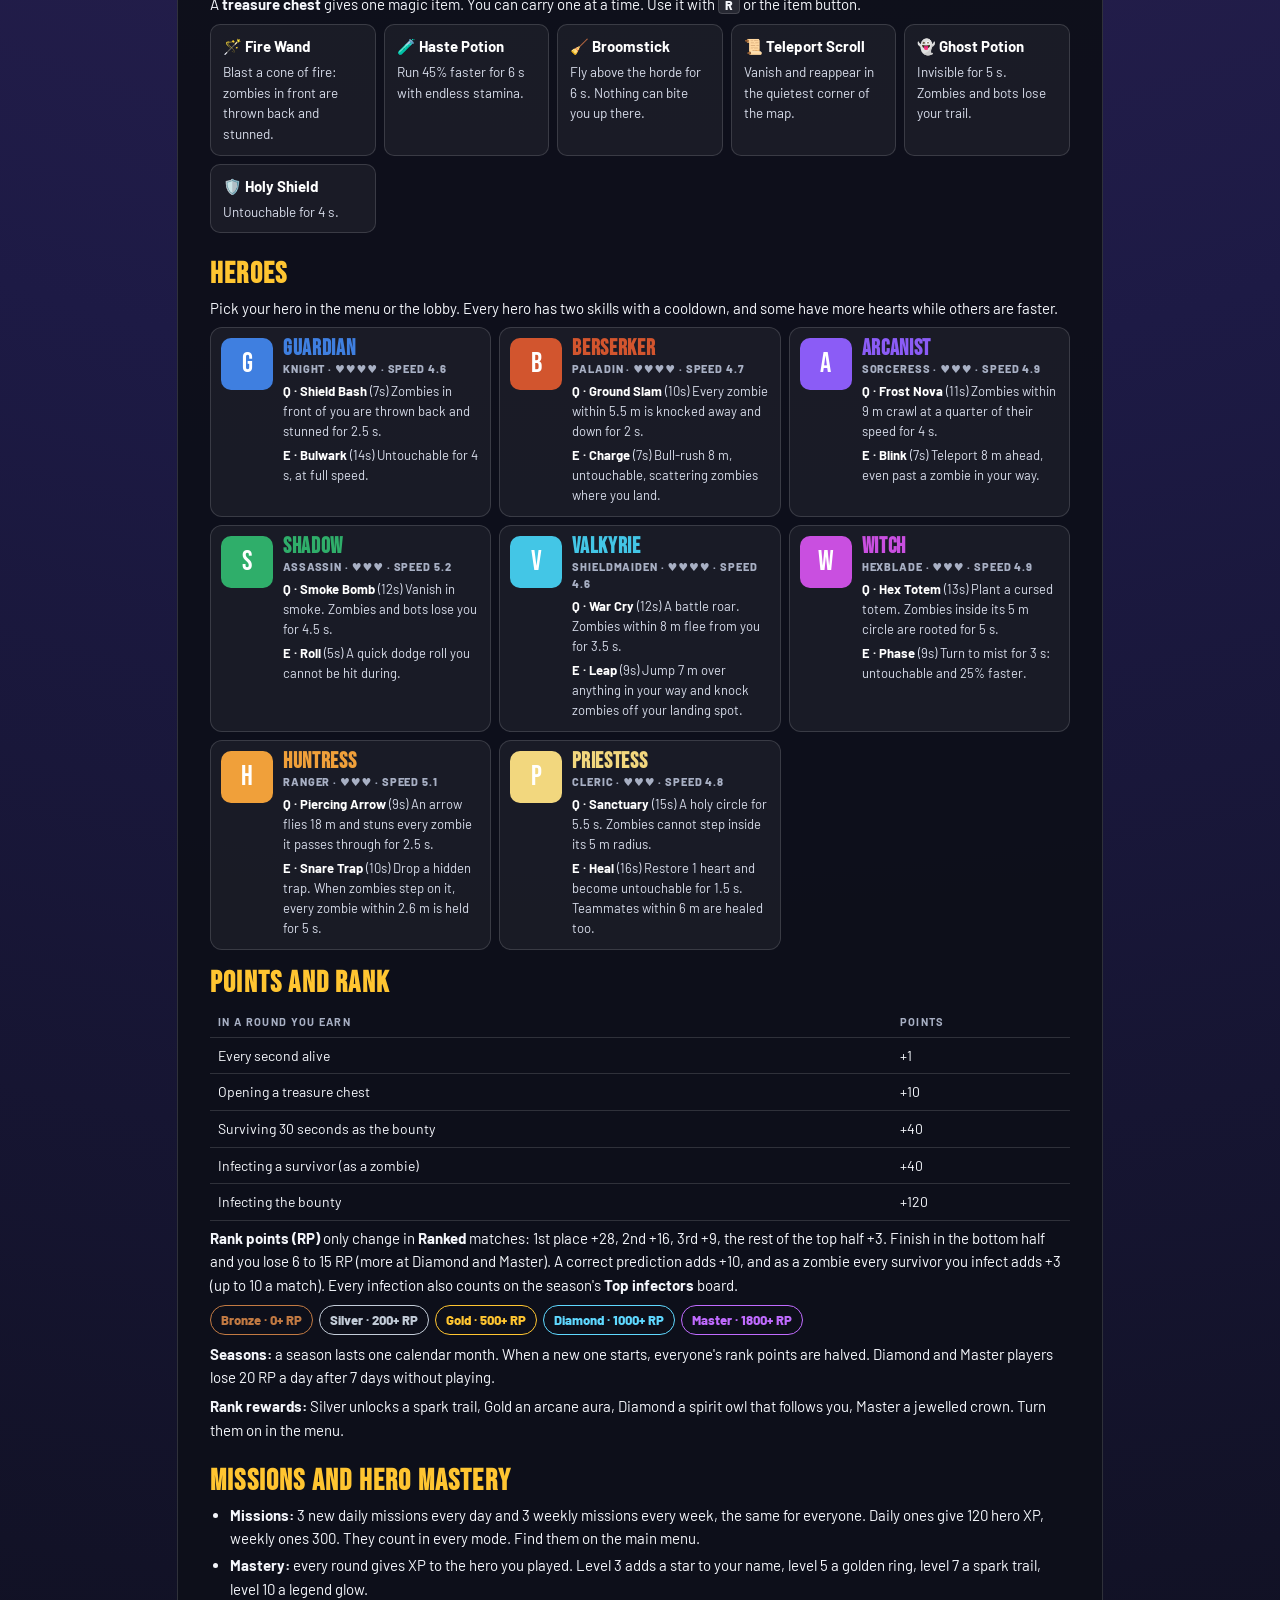
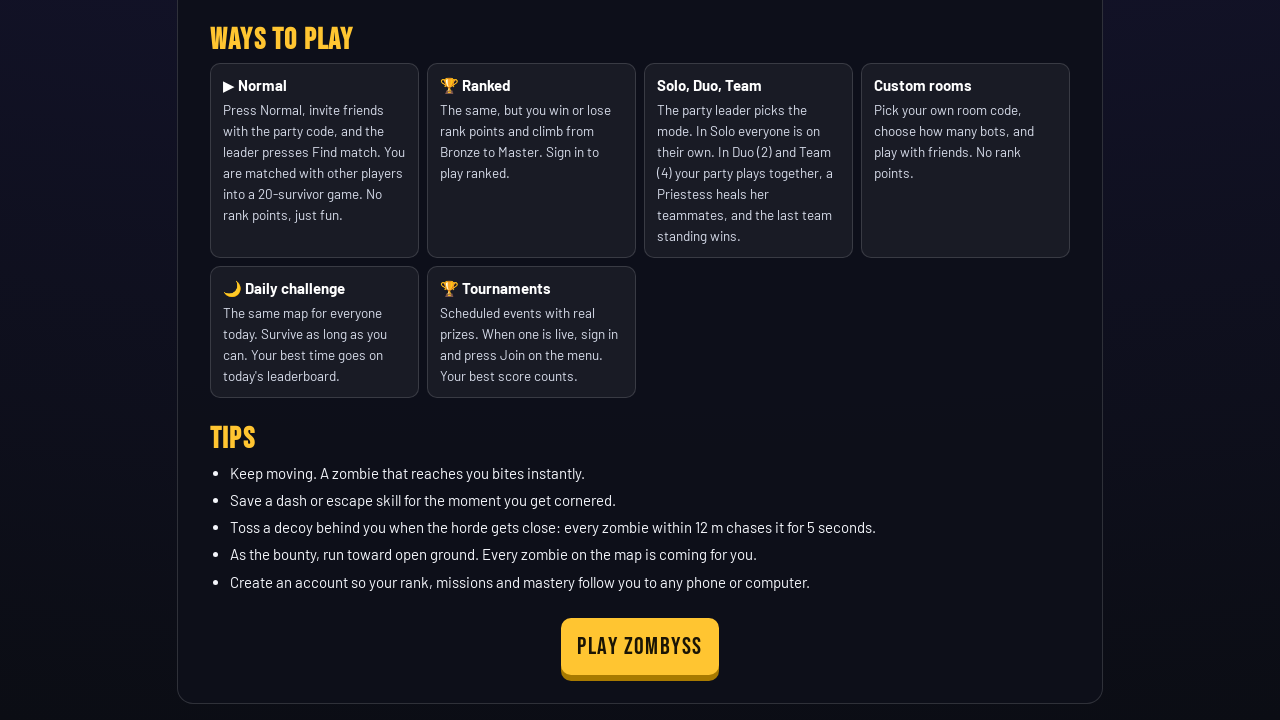
<file: guide.html>
<!doctype html>
<html lang="en">
<head>
<meta charset="utf-8">
<meta name="viewport" content="width=device-width,initial-scale=1">
<title>How to Play · Zombyss</title>
<meta name="description" content="How to play Zombyss: controls, the round timeline, the escape portal, heroes, items, points, ranks, missions and tournaments.">
<link rel="preconnect" href="https://fonts.googleapis.com">
<link rel="preconnect" href="https://fonts.gstatic.com" crossorigin>
<link href="https://fonts.googleapis.com/css2?family=Bebas+Neue&family=Barlow:wght@400;600;700;800&display=swap" rel="stylesheet">
<link rel="stylesheet" href="css/game.49c7129b8f.css">
<link rel="icon" href="assets/web/icon-192.png">
<style>html,body{height:auto;overflow:auto}body{margin:0;padding:16px;background:radial-gradient(circle at 50% 0,#3a2a5e,#1d1a45 50%,#0b0d14);min-height:100vh;touch-action:auto}.guide{margin:0 auto}.ghead{top:0}a.btn{text-decoration:none;display:inline-block}</style>
</head>
<body>
<article class="guide" aria-labelledby="gTitle">
    <header class="ghead"><div><span class="lbl">Zombyss</span><h1 id="gTitle">How to play</h1></div><a class="btn gclose" href="play">▶ Play now</a></header>
    <nav class="gnav" aria-label="Guide sections"><a href="#g-goal">Goal</a><a href="#g-controls">Controls</a><a href="#g-round">A round</a><a href="#g-zombies">Zombies</a><a href="#g-fall">If you fall</a><a href="#g-items">Items</a><a href="#g-heroes">Heroes</a><a href="#g-points">Points &amp; rank</a><a href="#g-progress">Missions</a><a href="#g-modes">Modes</a><a href="#g-tips">Tips</a></nav>

    <section id="g-goal"><h2>The goal</h2>
      <p>You start in a haunted wizard town with the other players. Zombies keep rising anywhere in town, and one touch from a zombie infects you. There are two ways to win:</p>
      <div class="gcards">
      <div class="gcard"><b>🏆 Last survivor</b><span>Be the last one alive (or the last team in Duo and Team). The round ends the moment only one remains.</span></div></div>
      <p>Everyone who falls comes back as a zombie and hunts the players who are left.</p></section>

    <section id="g-controls"><h2>Controls</h2>
      <table class="gtable"><thead><tr><th>Action</th><th>Computer</th><th>Phone</th></tr></thead><tbody>
      <tr><td>Run</td><td><kbd>W A S D</kbd> or arrows</td><td>Drag anywhere on the left half</td></tr>
      <tr><td>Sprint (uses stamina)</td><td><kbd>Shift</kbd></td><td>Sprint button (on/off)</td></tr>
      <tr><td>Hero skills</td><td><kbd>Q</kbd> and <kbd>E</kbd></td><td>The two big buttons</td></tr>
      <tr><td>Use the item from a chest</td><td><kbd>R</kbd></td><td>Item button</td></tr>
      <tr><td>Drop a decoy (zombies chase it for 5 s)</td><td><kbd>F</kbd></td><td>Decoy button</td></tr>
      <tr><td>Emotes and quick chat</td><td><kbd>T</kbd> then <kbd>1</kbd>–<kbd>8</kbd></td><td>Chat button</td></tr><tr><td>Settings: sound, graphics, change your keys</td><td><kbd>Esc</kbd> or ⚙</td><td>⚙ button</td></tr>
      <tr><td>Bigger map</td><td>Click the map</td><td>Tap the map</td></tr>
      <tr><td>Zoom</td><td>Mouse wheel</td><td>–</td></tr>
      <tr><td>Watch someone else</td><td><kbd>Tab</kbd> or click</td><td>Tap the screen</td></tr>
      </tbody></table></section>

    <section id="g-round"><h2>A round, minute by minute</h2>
      <ol class="gtime">
        <li><b>0:00</b><span>Everyone starts together with no zombies around. Then one rises every 5 seconds, anywhere on the map, and a red circle on the ground warns you where. Treasure chests and supply crates appear around the map.</span></li>
        <li><b>1:00</b><span>The <em>bounty</em> starts. The player with the most points glows gold with a crown on every map. Zombies hunt them harder.</span></li>
        <li><b>2:00</b><span>The dead start rising faster.</span></li>
        <li><b>2:30</b><span><em>The Grave King</em> climbs out of a crypt: a giant zombie that cannot be killed. A red circle shows where he is about to slam. Get out of it.</span></li>
      </ol></section>

    <section id="g-zombies"><h2>Zombies</h2>
      <ul><li>A zombie infects you the moment it gets within arm's length, even if you are running past. Only armor or an untouchable skill saves you.</li>
      <li>When several players stand together, the horde splits up and goes for all of them.</li>
      <li>Zombies are slower than you, but they never get tired. Sprinting runs out of stamina.</li>
      <li>Zombies with a name above them used to be a player or a bot.</li></ul></section>

    <section id="g-fall"><h2>If you fall</h2>
      <ul><li>3 seconds later you rise as a zombie. You have no health. <kbd>Q</kbd>/<kbd>E</kbd> lunge forward.</li>
      <li>Catch a survivor to infect them: +40 points, or +120 if they are the bounty.</li>
      <li><b>Predict the winner:</b> pick the survivor you think will win. If you are right you get +15 rank points.</li>
      <li><b>Possess the Grave King:</b> when he is out, one zombie player at a time can control him for 30 seconds. Every survivor his slam hits counts as your infection.</li></ul></section>

    <section id="g-items"><h2>Chests and crates</h2>
      <div class="gcards g3"><div class="gcard"><b>❤️ Medkit</b><span>+1 heart</span></div><div class="gcard"><b>⚡ Energy drink</b><span>Skills and stamina refilled</span></div><div class="gcard"><b>🛡 Armor</b><span>Blocks the next bite</span></div></div>
      <p>A <b>treasure chest</b> gives one magic item. You can carry one at a time. Use it with <kbd>R</kbd> or the item button.</p>
      <div class="gcards g3"><div class="gcard"><b>🪄 Fire Wand</b><span>Blast a cone of fire: zombies in front are thrown back and stunned.</span></div><div class="gcard"><b>🧪 Haste Potion</b><span>Run 45% faster for 6 s with endless stamina.</span></div><div class="gcard"><b>🧹 Broomstick</b><span>Fly above the horde for 6 s. Nothing can bite you up there.</span></div><div class="gcard"><b>📜 Teleport Scroll</b><span>Vanish and reappear in the quietest corner of the map.</span></div><div class="gcard"><b>👻 Ghost Potion</b><span>Invisible for 5 s. Zombies and bots lose your trail.</span></div><div class="gcard"><b>🛡️ Holy Shield</b><span>Untouchable for 4 s.</span></div></div></section>

    <section id="g-heroes"><h2>Heroes</h2>
      <p>Pick your hero in the menu or the lobby. Every hero has two skills with a cooldown, and some have more hearts while others are faster.</p>
      <div class="gheroes"><div class="ghero"><span class="ph" style="background:#3f7fe0">G</span><div><h3 style="color:#3f7fe0">Guardian</h3><div class="cl">Knight · ♥♥♥♥ · speed 4.6</div><p><b>Q · Shield Bash</b> (7s) Zombies in front of you are thrown back and stunned for 2.5 s.</p><p><b>E · Bulwark</b> (14s) Untouchable for 4 s, at full speed.</p></div></div><div class="ghero"><span class="ph" style="background:#d2552e">B</span><div><h3 style="color:#d2552e">Berserker</h3><div class="cl">Paladin · ♥♥♥♥ · speed 4.7</div><p><b>Q · Ground Slam</b> (10s) Every zombie within 5.5 m is knocked away and down for 2 s.</p><p><b>E · Charge</b> (7s) Bull-rush 8 m, untouchable, scattering zombies where you land.</p></div></div><div class="ghero"><span class="ph" style="background:#8b5cf6">A</span><div><h3 style="color:#8b5cf6">Arcanist</h3><div class="cl">Sorceress · ♥♥♥ · speed 4.9</div><p><b>Q · Frost Nova</b> (11s) Zombies within 9 m crawl at a quarter of their speed for 4 s.</p><p><b>E · Blink</b> (7s) Teleport 8 m ahead, even past a zombie in your way.</p></div></div><div class="ghero"><span class="ph" style="background:#2fae6a">S</span><div><h3 style="color:#2fae6a">Shadow</h3><div class="cl">Assassin · ♥♥♥ · speed 5.2</div><p><b>Q · Smoke Bomb</b> (12s) Vanish in smoke. Zombies and bots lose you for 4.5 s.</p><p><b>E · Roll</b> (5s) A quick dodge roll you cannot be hit during.</p></div></div><div class="ghero"><span class="ph" style="background:#43c6e6">V</span><div><h3 style="color:#43c6e6">Valkyrie</h3><div class="cl">Shieldmaiden · ♥♥♥♥ · speed 4.6</div><p><b>Q · War Cry</b> (12s) A battle roar. Zombies within 8 m flee from you for 3.5 s.</p><p><b>E · Leap</b> (9s) Jump 7 m over anything in your way and knock zombies off your landing spot.</p></div></div><div class="ghero"><span class="ph" style="background:#c94fe0">W</span><div><h3 style="color:#c94fe0">Witch</h3><div class="cl">Hexblade · ♥♥♥ · speed 4.9</div><p><b>Q · Hex Totem</b> (13s) Plant a cursed totem. Zombies inside its 5 m circle are rooted for 5 s.</p><p><b>E · Phase</b> (9s) Turn to mist for 3 s: untouchable and 25% faster.</p></div></div><div class="ghero"><span class="ph" style="background:#f0a03a">H</span><div><h3 style="color:#f0a03a">Huntress</h3><div class="cl">Ranger · ♥♥♥ · speed 5.1</div><p><b>Q · Piercing Arrow</b> (9s) An arrow flies 18 m and stuns every zombie it passes through for 2.5 s.</p><p><b>E · Snare Trap</b> (10s) Drop a hidden trap. When zombies step on it, every zombie within 2.6 m is held for 5 s.</p></div></div><div class="ghero"><span class="ph" style="background:#f2d77e">P</span><div><h3 style="color:#f2d77e">Priestess</h3><div class="cl">Cleric · ♥♥♥ · speed 4.8</div><p><b>Q · Sanctuary</b> (15s) A holy circle for 5.5 s. Zombies cannot step inside its 5 m radius.</p><p><b>E · Heal</b> (16s) Restore 1 heart and become untouchable for 1.5 s. Teammates within 6 m are healed too.</p></div></div></div></section>

    <section id="g-points"><h2>Points and rank</h2>
      <table class="gtable gpts"><thead><tr><th>In a round you earn</th><th>Points</th></tr></thead><tbody>
      <tr><td>Every second alive</td><td>+1</td></tr><tr><td>Opening a treasure chest</td><td>+10</td></tr>
      <tr><td>Surviving 30 seconds as the bounty</td><td>+40</td></tr>
      <tr><td>Infecting a survivor (as a zombie)</td><td>+40</td></tr><tr><td>Infecting the bounty</td><td>+120</td></tr>
      </tbody></table>
      <p><b>Rank points (RP)</b> only change in <b>Ranked</b> matches: 1st place +28, 2nd +16, 3rd +9, the rest of the top half +3. Finish in the bottom half and you lose 6 to 15 RP (more at Diamond and Master). A correct prediction adds +10, and as a zombie every survivor you infect adds +3 (up to 10 a match). Every infection also counts on the season's <b>Top infectors</b> board.</p>
      <div class="granks"><span style="color:#c27a43">Bronze · 0+ RP</span><span style="color:#c3ccd8">Silver · 200+ RP</span><span style="color:#ffc531">Gold · 500+ RP</span><span style="color:#5fd8ff">Diamond · 1000+ RP</span><span style="color:#c06bff">Master · 1800+ RP</span></div>
      <p><b>Seasons:</b> a season lasts one calendar month. When a new one starts, everyone's rank points are halved. Diamond and Master players lose 20 RP a day after 7 days without playing.</p>
      <p><b>Rank rewards:</b> Silver unlocks a spark trail, Gold an arcane aura, Diamond a spirit owl that follows you, Master a jewelled crown. Turn them on in the menu.</p></section>

    <section id="g-progress"><h2>Missions and hero mastery</h2>
      <ul><li><b>Missions:</b> 3 new daily missions every day and 3 weekly missions every week, the same for everyone. Daily ones give 120 hero XP, weekly ones 300. They count in every mode. Find them on the main menu.</li>
      <li><b>Mastery:</b> every round gives XP to the hero you played. Level 3 adds a star to your name, level 5 a golden ring, level 7 a spark trail, level 10 a legend glow.</li></ul></section>

    <section id="g-modes"><h2>Ways to play</h2>
      <div class="gcards"><div class="gcard"><b>▶ Normal</b><span>Press Normal, invite friends with the party code, and the leader presses Find match. You are matched with other players into a 20-survivor game. No rank points, just fun.</span></div>
      <div class="gcard"><b>🏆 Ranked</b><span>The same, but you win or lose rank points and climb from Bronze to Master. Sign in to play ranked.</span></div>
      <div class="gcard"><b>Solo, Duo, Team</b><span>The party leader picks the mode. In Solo everyone is on their own. In Duo (2) and Team (4) your party plays together, a Priestess heals her teammates, and the last team standing wins.</span></div>
      <div class="gcard"><b>Custom rooms</b><span>Pick your own room code, choose how many bots, and play with friends. No rank points.</span></div>
      <div class="gcard"><b>🌙 Daily challenge</b><span>The same map for everyone today. Survive as long as you can. Your best time goes on today's leaderboard.</span></div>
      <div class="gcard"><b>🏆 Tournaments</b><span>Scheduled events with real prizes. When one is live, sign in and press Join on the menu. Your best score counts.</span></div></div></section>

    <section id="g-tips"><h2>Tips</h2>
      <ul><li>Keep moving. A zombie that reaches you bites instantly.</li>
      <li>Save a dash or escape skill for the moment you get cornered.</li>
      <li>Toss a decoy behind you when the horde gets close: every zombie within 12 m chases it for 5 seconds.</li>
      <li>As the bounty, run toward open ground. Every zombie on the map is coming for you.</li>
      <li>Create an account so your rank, missions and mastery follow you to any phone or computer.</li></ul></section>
    <footer class="gfoot"><a class="btn" href="play">PLAY ZOMBYSS</a></footer>
  </article>
</body>
</html>
</file>
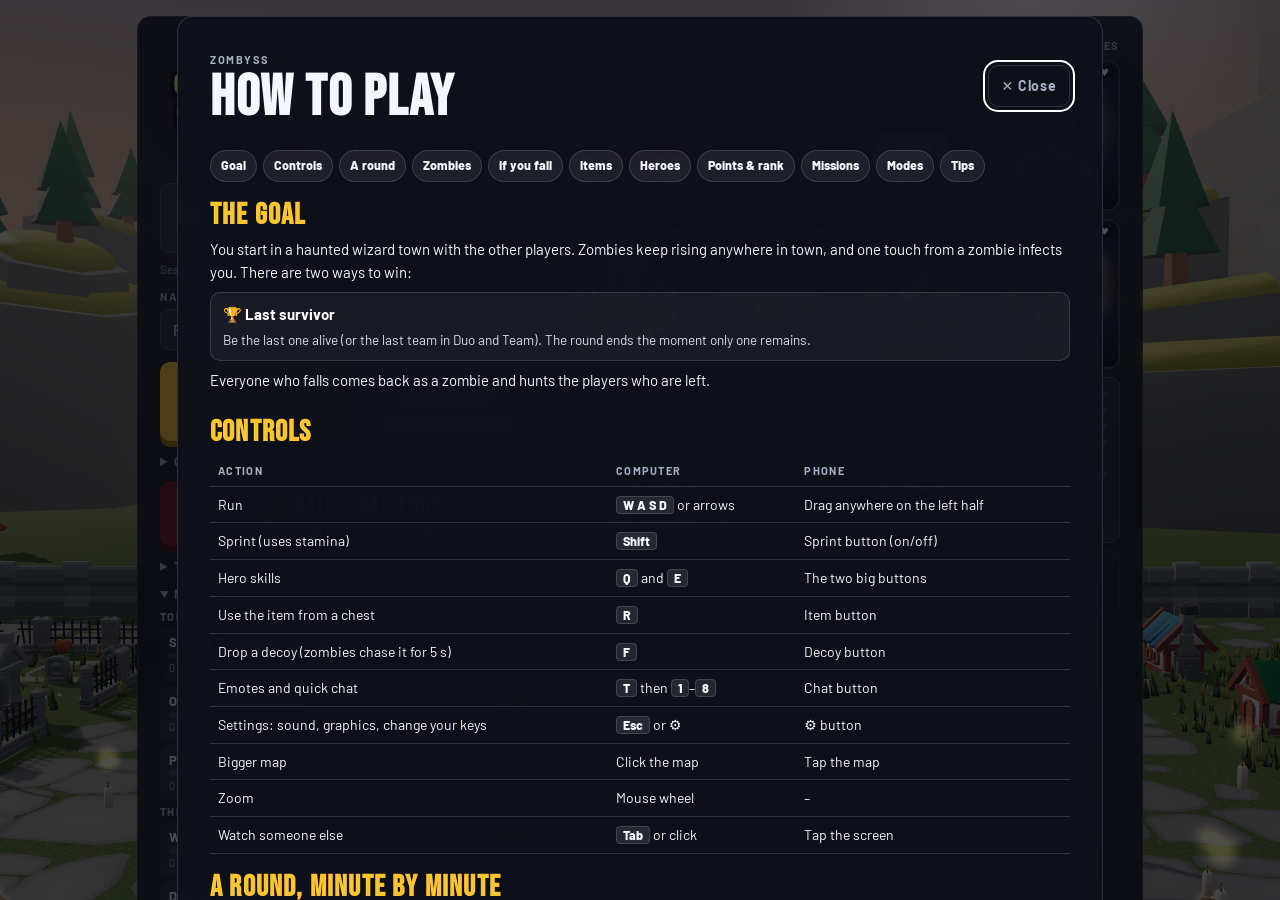
<file: play.html>
<!doctype html>
<html lang="en">
<head>
<meta charset="utf-8">
<meta name="viewport" content="width=device-width,initial-scale=1,viewport-fit=cover">
<title>Zombyss</title>
<meta name="description" content="Zombyss: a multiplayer zombie last-survivor game in a haunted wizard town. Play free in your browser.">
<meta property="og:title" content="Zombyss">
<meta property="og:description" content="Survive the horde with your friends. Blood Moon, the Grave King, 8 heroes.">
<meta name="theme-color" content="#1d1a45">
<link rel="icon" href="assets/web/icon-192.png">
<link rel="preconnect" href="https://fonts.googleapis.com">
<link rel="preconnect" href="https://fonts.gstatic.com" crossorigin>
<link href="https://fonts.googleapis.com/css2?family=Bebas+Neue&family=Barlow:wght@400;600;700;800&display=swap" rel="stylesheet">
<link rel="stylesheet" href="css/game.49c7129b8f.css">
<style>:root{padding:env(safe-area-inset-top,0px) 0 env(safe-area-inset-bottom,0px)}body{margin:0}</style>
</head>
<body>
<canvas id="cv" aria-label="City arena"></canvas>
<div id="tags"></div>
<div id="vig"></div><div id="hurt"></div><div id="flash"></div>
<div id="load"><div>ENTERING HOLLOWMERE<div class="lbar" role="progressbar" aria-label="Loading" aria-valuemin="0" aria-valuemax="100"><i id="loadBar"></i></div><small id="loadP" class="num">Loading the game engine…</small><small id="loadT">Lighting the candles, waking the dead…</small></div></div>

<div class="hud" id="feed"></div>
<div class="hud" id="top" hidden>
  <div class="card" id="tSurv"><span class="lbl">Survivors</span><b class="num" id="vSurv">0</b></div>
  <div class="card" id="tTime"><span class="lbl">Time</span><b class="num" id="vTime">0:00</b></div>
  <div class="card" id="tZom"><span class="lbl" id="lZom">Next zombie</span><b class="num" id="vZom">10</b></div>
  <div class="card" id="tKing"><span class="lbl">Grave King</span><b class="num" id="vKing">2:30</b></div>
  <div class="card" id="tZone"><span class="lbl">Zombies</span><b class="num" id="vZone">0</b></div>
  <div class="card" id="tScore"><span class="lbl">Score</span><b class="num" id="vScore">0</b></div>
  <button class="card optbtn" id="bOptsG" type="button" aria-label="Settings">⚙</button>
</div>
<button class="hud btn possess" id="bPossess" hidden>👑 Possess the Grave King</button>
<div class="hud card" id="betBox" hidden><div class="lbl" id="betT">Predict the winner</div><div id="betList"></div></div>
<div class="hud" id="side" hidden>
  <canvas id="mini" width="400" height="400" aria-label="Map of the survivors. Tap to enlarge"></canvas>
  <div class="card" id="roster"></div>
</div>
<div class="hud card" id="me" hidden>
  <div class="port" id="mePort">G</div>
  <div><div class="nm" id="meName">Guardian</div><div id="hearts"></div><div id="stam"><i></i></div><div class="zsub" id="meZ" hidden>Hunt the survivors</div></div>
</div>
<div class="hud" id="emotes" hidden role="menu" aria-label="Emotes"></div>
<div class="hud" id="skills" hidden>
  <div class="skrow top"><button class="sk small" id="skM" aria-label="Emotes and quick chat"><span class="key">T</span><span class="ic">💬</span><span class="nm">Chat</span></button><button class="sk small" id="skV" aria-label="Drop a decoy"><span class="key">F</span><span class="ic">🔔</span><span class="nm">Decoy</span><span class="cd"></span></button><button class="sk small" id="skI" aria-label="Use item"><span class="key">R</span><span class="ic" id="icI">·</span><span class="nm" id="nmI">No item</span></button></div>
  <div class="skrow">
  <button class="sk small" id="skS" aria-label="Sprint"><span class="key">SHIFT</span><span class="ic">»</span><span class="nm">Sprint</span></button>
  <button class="sk" id="sk0" aria-label="Skill Q"><span class="key">Q</span><span class="ic" id="ic0">Q</span><span class="nm" id="nm0"></span><span class="cd"></span><span class="cs num"></span></button>
  <button class="sk" id="sk1" aria-label="Skill E"><span class="key">E</span><span class="ic" id="ic1">E</span><span class="nm" id="nm1"></span><span class="cd"></span><span class="cs num"></span></button>
  </div>
</div>
<div class="hud card" id="specchip" hidden>Spectating</div>
<div id="banner"><div><div class="big" id="bBig"></div><div class="sub" id="bSub"></div></div></div>
<div id="joy" hidden><i></i></div>

<div class="screen" id="menu" hidden>
  <div class="panel mpanel">
    <div class="pick">
      <div class="pickhd"><span class="lbl">Choose your hero</span><span class="lbl" id="mCount">8 heroes</span></div>
      <div class="hgrid" id="mHeroes" role="radiogroup" aria-label="Hero"></div>
      <div class="hsel" id="mSel"></div>
      <div class="cosrow" id="mCos" aria-label="Rank rewards"></div>
    </div>
    <div class="mcols">
    <h1 class="logo"><img src="[data-uri]" alt="Zombyss · Last survivor" width="1643" height="570"></h1>
    <div class="acct" id="acct" hidden></div>
    <div class="rank" id="mRank"></div>
    <p class="muted" id="seasonNote" style="font-size:12px;margin:-4px 0 0"></p>
    <div class="field"><label class="lbl" for="iName">Name</label><input type="text" id="iName" maxlength="14" autocomplete="off"></div>
    <p class="muted" id="inviteNote" hidden></p>
    <div class="qrow"><button class="btn play qb" id="bNormal">NORMAL<small>Play for fun · bring friends</small></button><button class="btn play qb rk" id="bRanked">RANKED<small>Win and lose rank points</small></button></div>
    <details class="custom" id="customBox"><summary>Custom room with a code</summary>
      <div class="crow"><div class="field"><label class="lbl" for="iRoom">Room code</label><input type="text" id="iRoom" maxlength="20" autocomplete="off"></div><button class="btn" id="bPlay">JOIN</button></div>
      <p class="muted" style="font-size:12px;margin:6px 0 0">Your own rules and bots. No rank points.</p></details>
    <button class="btn daily" id="bDaily"><span>🌙 DAILY CHALLENGE</span><small id="dailyNote">Same map for everyone today</small></button>
    <details class="board" id="boardBox"><summary>Today's leaderboard</summary><div class="plist" id="boardList"><p class="muted">Loading…</p></div></details>
    <div class="tour" id="tourBox" hidden></div>
    <details class="board" id="misBox" open><summary>Missions</summary><div id="misList"></div></details>
    <details class="board" id="ladderBox"><summary>Season ladder</summary><div class="plist" id="ladderList"></div></details>
    <details class="board" id="infBox"><summary>🧟 Top infectors</summary><div class="plist" id="infList"></div></details>
    <span class="chip" id="netChip"><i></i><span>Checking online mode…</span></span>
    <nav class="mlinks" id="mLinks" aria-label="More"><a href="guide" target="_blank" rel="noopener" data-l="guide">Guide</a><a href="privacy" target="_blank" rel="noopener" data-l="privacy">Privacy</a><a href="support" target="_blank" rel="noopener" data-l="support">Support</a><a href="./" data-l="./" id="mHome">Website</a></nav>
    <button class="btn ghost howbtn" id="bGuide" type="button">📖 How to play</button><button class="btn ghost howbtn" id="bOpts" type="button">⚙ Settings</button>
    </div>
  </div>
</div>

<div class="screen" id="lobby" hidden>
  <div class="lob">
    <div class="lpick">
      <div class="pickhd"><span class="lbl">Pick your hero</span><span class="lbl" id="lSelName"></span></div>
      <div class="hgrid" id="heroCards" role="radiogroup" aria-label="Hero"></div>
      <div class="hsel" id="lSel"></div>
      <div class="cosrow" id="lCos" aria-label="Rank rewards"></div>
    </div>
    <div class="lside">
      <div style="display:flex;justify-content:space-between;align-items:center;gap:8px;flex-wrap:wrap"><span class="lbl">Room <b id="lRoom" style="color:var(--ink)"></b></span><span class="chip" id="lChip"><i></i><span></span></span></div>
      <div class="plist" id="lList"></div>
      <div class="field" id="modeField"><span class="lbl">Mode</span><div class="seg" id="modeSeg" role="radiogroup" aria-label="Game mode"></div><p class="muted" id="modeDesc" style="font-size:12.5px;margin:0"></p></div>
      <div class="field" id="teamField" hidden><span class="lbl">Your team</span><div class="seg" id="teamSeg" role="radiogroup" aria-label="Team"></div></div>
      <div class="field" id="botField"><label class="lbl" for="iBots">Bots: <b id="botN" style="color:var(--ink)">3</b></label><input type="range" id="iBots" min="0" max="19" value="3"></div>
      <div class="invite" id="inviteBox" hidden><span class="lbl">Room code · tell your friends</span><div class="bigcode num" id="bigCode"></div>
        <div class="ibtns"><button class="btn wa" id="bWA">WhatsApp</button><button class="btn ghost" id="bShare">Share</button><button class="btn ghost" id="bCopy">Copy link</button></div></div>
      <button class="btn ghost" id="bLastCard" hidden>Share my last round</button>
      <div class="qbar" id="qBar" hidden></div>
      <p class="muted" id="lHint"></p>
      <div class="lbtns"><button class="btn go" id="bReady">READY</button><button class="btn" id="bStart">START</button></div>
      <button class="btn ghost" id="bLeave">Leave room</button>
      <button class="btn ghost" id="bGuide2" type="button">📖 How to play</button><button class="btn ghost" id="bOpts2" type="button">⚙ Settings</button>
    </div>
  </div>
</div>

<div class="screen" id="results" hidden>
  <div class="panel rpanel">
    <div class="rleft">
      <div class="rtitle" id="rTitle">ROUND OVER</div>
      <div class="plist res" id="rList"></div>
      <div class="rank" id="rRank"></div>
      <p class="muted" id="rNext"></p>
      <button class="btn ghost" id="bSaveProg" type="button" hidden>⭐ Create a free account to keep your rank and missions</button>
    </div>
    <div class="rright" id="rCardBox" hidden>
      <img id="rCard" alt="Your highlight card for this round">
      <div class="ibtns"><button class="btn wa" id="bCardWA">WhatsApp</button><button class="btn" id="bCardShare">Share card</button><button class="btn ghost" id="bCardSave">Save</button></div>
    </div>
  </div>
</div>

<div class="screen" id="opts" hidden>
  <article class="guide opts" aria-labelledby="oTitle">
    <header class="ghead"><div><span class="lbl">Zombyss</span><h1 id="oTitle">Settings</h1></div><button class="btn ghost gclose" id="oClose" type="button" aria-label="Close settings">✕ Close</button></header>
    <section><h2>Sound</h2>
      <label class="orow"><span>Volume</span><input type="range" id="oVol" min="0" max="100" step="5"><b id="oVolV" class="num"></b></label>
      <label class="orow"><span>Mute everything</span><input type="checkbox" id="oMute"></label>
      <label class="orow"><span>Sound when a zombie rises near you</span><input type="checkbox" id="oRise"></label>
      <label class="orow"><span>Zombie groans</span><input type="checkbox" id="oGroan"></label></section>
    <section><h2>Graphics</h2>
      <label class="orow"><span>Quality</span><select id="oQual"><option value="auto">Auto (adjusts to your device)</option><option value="high">High</option><option value="low">Low (fastest)</option></select></label>
      <label class="orow"><span>Shadows</span><input type="checkbox" id="oShadow"></label>
      <label class="orow"><span>Screen shake</span><input type="checkbox" id="oShake"></label></section>
    <section id="oMatch" hidden><h2>Match</h2><div class="orow" style="cursor:default"><span>Leave this match and go back to the main menu</span><button class="btn" id="oLeave" type="button" style="font-size:18px;padding:8px 14px;background:var(--blood);color:#fff;box-shadow:0 4px 0 #7a1020">🚪 Leave</button></div></section>
    <section id="oKeysSec"><h2>Keys</h2><p class="lbl" style="margin:0 0 8px">Click a key, then press the new one. Esc cancels.</p><div id="oKeys" class="okeys"></div>
      <button class="btn ghost" id="oKeysReset" type="button">Reset keys</button></section>
  </article>
</div>
<div class="screen" id="guide" hidden>
  <article class="guide" aria-labelledby="gTitle">
    <header class="ghead"><div><span class="lbl">Zombyss</span><h1 id="gTitle">How to play</h1></div><button class="btn ghost gclose" id="gClose" type="button" aria-label="Close the guide">✕ Close</button></header>
    <nav class="gnav" aria-label="Guide sections"><a href="#g-goal">Goal</a><a href="#g-controls">Controls</a><a href="#g-round">A round</a><a href="#g-zombies">Zombies</a><a href="#g-fall">If you fall</a><a href="#g-items">Items</a><a href="#g-heroes">Heroes</a><a href="#g-points">Points &amp; rank</a><a href="#g-progress">Missions</a><a href="#g-modes">Modes</a><a href="#g-tips">Tips</a></nav>

    <section id="g-goal"><h2>The goal</h2>
      <p>You start in a haunted wizard town with the other players. Zombies keep rising anywhere in town, and one touch from a zombie infects you. There are two ways to win:</p>
      <div class="gcards">
      <div class="gcard"><b>🏆 Last survivor</b><span>Be the last one alive (or the last team in Duo and Team). The round ends the moment only one remains.</span></div></div>
      <p>Everyone who falls comes back as a zombie and hunts the players who are left.</p></section>

    <section id="g-controls"><h2>Controls</h2>
      <table class="gtable"><thead><tr><th>Action</th><th>Computer</th><th>Phone</th></tr></thead><tbody>
      <tr><td>Run</td><td><kbd>W A S D</kbd> or arrows</td><td>Drag anywhere on the left half</td></tr>
      <tr><td>Sprint (uses stamina)</td><td><kbd>Shift</kbd></td><td>Sprint button (on/off)</td></tr>
      <tr><td>Hero skills</td><td><kbd>Q</kbd> and <kbd>E</kbd></td><td>The two big buttons</td></tr>
      <tr><td>Use the item from a chest</td><td><kbd>R</kbd></td><td>Item button</td></tr>
      <tr><td>Drop a decoy (zombies chase it for 5 s)</td><td><kbd>F</kbd></td><td>Decoy button</td></tr>
      <tr><td>Emotes and quick chat</td><td><kbd>T</kbd> then <kbd>1</kbd>–<kbd>8</kbd></td><td>Chat button</td></tr><tr><td>Settings: sound, graphics, change your keys</td><td><kbd>Esc</kbd> or ⚙</td><td>⚙ button</td></tr>
      <tr><td>Bigger map</td><td>Click the map</td><td>Tap the map</td></tr>
      <tr><td>Zoom</td><td>Mouse wheel</td><td>–</td></tr>
      <tr><td>Watch someone else</td><td><kbd>Tab</kbd> or click</td><td>Tap the screen</td></tr>
      </tbody></table></section>

    <section id="g-round"><h2>A round, minute by minute</h2>
      <ol class="gtime">
        <li><b>0:00</b><span>Everyone starts together with no zombies around. Then one rises every 5 seconds, anywhere on the map, and a red circle on the ground warns you where. Treasure chests and supply crates appear around the map.</span></li>
        <li><b>1:00</b><span>The <em>bounty</em> starts. The player with the most points glows gold with a crown on every map. Zombies hunt them harder.</span></li>
        <li><b>2:00</b><span>The dead start rising faster.</span></li>
        <li><b>2:30</b><span><em>The Grave King</em> climbs out of a crypt: a giant zombie that cannot be killed. A red circle shows where he is about to slam. Get out of it.</span></li>
      </ol></section>

    <section id="g-zombies"><h2>Zombies</h2>
      <ul><li>A zombie infects you the moment it gets within arm's length, even if you are running past. Only armor or an untouchable skill saves you.</li>
      <li>When several players stand together, the horde splits up and goes for all of them.</li>
      <li>Zombies are slower than you, but they never get tired. Sprinting runs out of stamina.</li>
      <li>Zombies with a name above them used to be a player or a bot.</li></ul></section>

    <section id="g-fall"><h2>If you fall</h2>
      <ul><li>3 seconds later you rise as a zombie. You have no health. <kbd>Q</kbd>/<kbd>E</kbd> lunge forward.</li>
      <li>Catch a survivor to infect them: +40 points, or +120 if they are the bounty.</li>
      <li><b>Predict the winner:</b> pick the survivor you think will win. If you are right you get +15 rank points.</li>
      <li><b>Possess the Grave King:</b> when he is out, one zombie player at a time can control him for 30 seconds. Every survivor his slam hits counts as your infection.</li></ul></section>

    <section id="g-items"><h2>Chests and crates</h2>
      <div class="gcards g3"><div class="gcard"><b>❤️ Medkit</b><span>+1 heart</span></div><div class="gcard"><b>⚡ Energy drink</b><span>Skills and stamina refilled</span></div><div class="gcard"><b>🛡 Armor</b><span>Blocks the next bite</span></div></div>
      <p>A <b>treasure chest</b> gives one magic item. You can carry one at a time. Use it with <kbd>R</kbd> or the item button.</p>
      <div class="gcards g3" id="gItems"></div></section>

    <section id="g-heroes"><h2>Heroes</h2>
      <p>Pick your hero in the menu or the lobby. Every hero has two skills with a cooldown, and some have more hearts while others are faster.</p>
      <div class="gheroes" id="gHeroes"></div></section>

    <section id="g-points"><h2>Points and rank</h2>
      <table class="gtable gpts"><thead><tr><th>In a round you earn</th><th>Points</th></tr></thead><tbody>
      <tr><td>Every second alive</td><td>+1</td></tr><tr><td>Opening a treasure chest</td><td>+10</td></tr>
      <tr><td>Surviving 30 seconds as the bounty</td><td>+40</td></tr>
      <tr><td>Infecting a survivor (as a zombie)</td><td>+40</td></tr><tr><td>Infecting the bounty</td><td>+120</td></tr>
      </tbody></table>
      <p><b>Rank points (RP)</b> only change in <b>Ranked</b> matches: 1st place +28, 2nd +16, 3rd +9, the rest of the top half +3. Finish in the bottom half and you lose 6 to 15 RP (more at Diamond and Master). A correct prediction adds +10, and as a zombie every survivor you infect adds +3 (up to 10 a match). Every infection also counts on the season's <b>Top infectors</b> board.</p>
      <div class="granks" id="gRanks"></div>
      <p><b>Seasons:</b> a season lasts one calendar month. When a new one starts, everyone's rank points are halved. Diamond and Master players lose 20 RP a day after 7 days without playing.</p>
      <p><b>Rank rewards:</b> Silver unlocks a spark trail, Gold an arcane aura, Diamond a spirit owl that follows you, Master a jewelled crown. Turn them on in the menu.</p></section>

    <section id="g-progress"><h2>Missions and hero mastery</h2>
      <ul><li><b>Missions:</b> 3 new daily missions every day and 3 weekly missions every week, the same for everyone. Daily ones give 120 hero XP, weekly ones 300. They count in every mode. Find them on the main menu.</li>
      <li><b>Mastery:</b> every round gives XP to the hero you played. Level 3 adds a star to your name, level 5 a golden ring, level 7 a spark trail, level 10 a legend glow.</li></ul></section>

    <section id="g-modes"><h2>Ways to play</h2>
      <div class="gcards"><div class="gcard"><b>▶ Normal</b><span>Press Normal, invite friends with the party code, and the leader presses Find match. You are matched with other players into a 20-survivor game. No rank points, just fun.</span></div>
      <div class="gcard"><b>🏆 Ranked</b><span>The same, but you win or lose rank points and climb from Bronze to Master. Sign in to play ranked.</span></div>
      <div class="gcard"><b>Solo, Duo, Team</b><span>The party leader picks the mode. In Solo everyone is on their own. In Duo (2) and Team (4) your party plays together, a Priestess heals her teammates, and the last team standing wins.</span></div>
      <div class="gcard"><b>Custom rooms</b><span>Pick your own room code, choose how many bots, and play with friends. No rank points.</span></div>
      <div class="gcard"><b>🌙 Daily challenge</b><span>The same map for everyone today. Survive as long as you can. Your best time goes on today's leaderboard.</span></div>
      <div class="gcard"><b>🏆 Tournaments</b><span>Scheduled events with real prizes. When one is live, sign in and press Join on the menu. Your best score counts.</span></div></div></section>

    <section id="g-tips"><h2>Tips</h2>
      <ul><li>Keep moving. A zombie that reaches you bites instantly.</li>
      <li>Save a dash or escape skill for the moment you get cornered.</li>
      <li>Toss a decoy behind you when the horde gets close: every zombie within 12 m chases it for 5 seconds.</li>
      <li>As the bounty, run toward open ground. Every zombie on the map is coming for you.</li>
      <li>Create an account so your rank, missions and mastery follow you to any phone or computer.</li></ul></section>
    <footer class="gfoot"><button class="btn" id="gPlay" type="button">GOT IT, LET'S PLAY</button></footer>
  </article>
</div>

<div class="screen" id="offline" hidden>
  <div class="panel" style="text-align:center">
    <div class="logo" style="font-size:52px">NO CONNECTION</div>
    <p class="muted">Online rooms, accounts and leaderboards need the internet. You can still play against bots right now.</p>
    <button class="btn" id="bOffPlay" type="button">PLAY OFFLINE VS BOTS</button>
    <button class="btn ghost" id="bOffRetry" type="button">Try again</button>
  </div>
</div>

<div class="screen" id="auth" hidden>
  <form class="panel" id="authForm" autocomplete="on">
    <div class="logo" style="font-size:52px" id="authTitle">SIGN IN</div>
    <div class="field" id="aUserF"><label class="lbl" for="aUser" id="aUserL">Username</label><input type="text" id="aUser" maxlength="120" autocomplete="username" required></div>
    <div class="field" id="aNameF" hidden><label class="lbl" for="aName">Display name (shown in games)</label><input type="text" id="aName" maxlength="14" autocomplete="nickname"></div>
    <div class="field" id="aMailF" hidden><label class="lbl" for="aMail">Email (optional, only for password recovery)</label><input type="email" id="aMail" maxlength="120" autocomplete="email"></div>
    <div class="field" id="aPassF"><label class="lbl" for="aPass">Password</label><input type="password" id="aPass" maxlength="72" autocomplete="current-password" required></div>
    <button class="linkbtn" type="button" id="aForgot">Forgot your password?</button>
    <p class="muted" id="aDelW" hidden style="margin:0;color:#ffb3bc">This permanently deletes your account, rank, missions, mastery and leaderboard entries. It cannot be undone. Enter your password to confirm.</p>
    <p class="muted" id="aPriv" style="font-size:12px;margin:0" hidden>We store your username, display name, optional email and game progress. Nothing else.</p>
    <p class="muted" id="authErr" role="alert"></p>
    <button class="btn" type="submit" id="aGo">SIGN IN</button>
    <button class="btn ghost" type="button" id="aSwap">New here? Create an account</button>
    <button class="btn ghost" type="button" id="aClose">Back</button>
  </form>
</div>
<script src="js/config.js"></script>
<script src="js/vendor/three.min.js"></script>
<script src="js/vendor/GLTFLoader.js"></script>
<script src="js/vendor/SkeletonUtils.js"></script>
<script src="js/vendor/BufferGeometryUtils.js"></script>
<script src="js/vendor/peerjs.min.js"></script>
<script src="js/game.204d13eb34.js"></script>
</body>
</html>
</file>
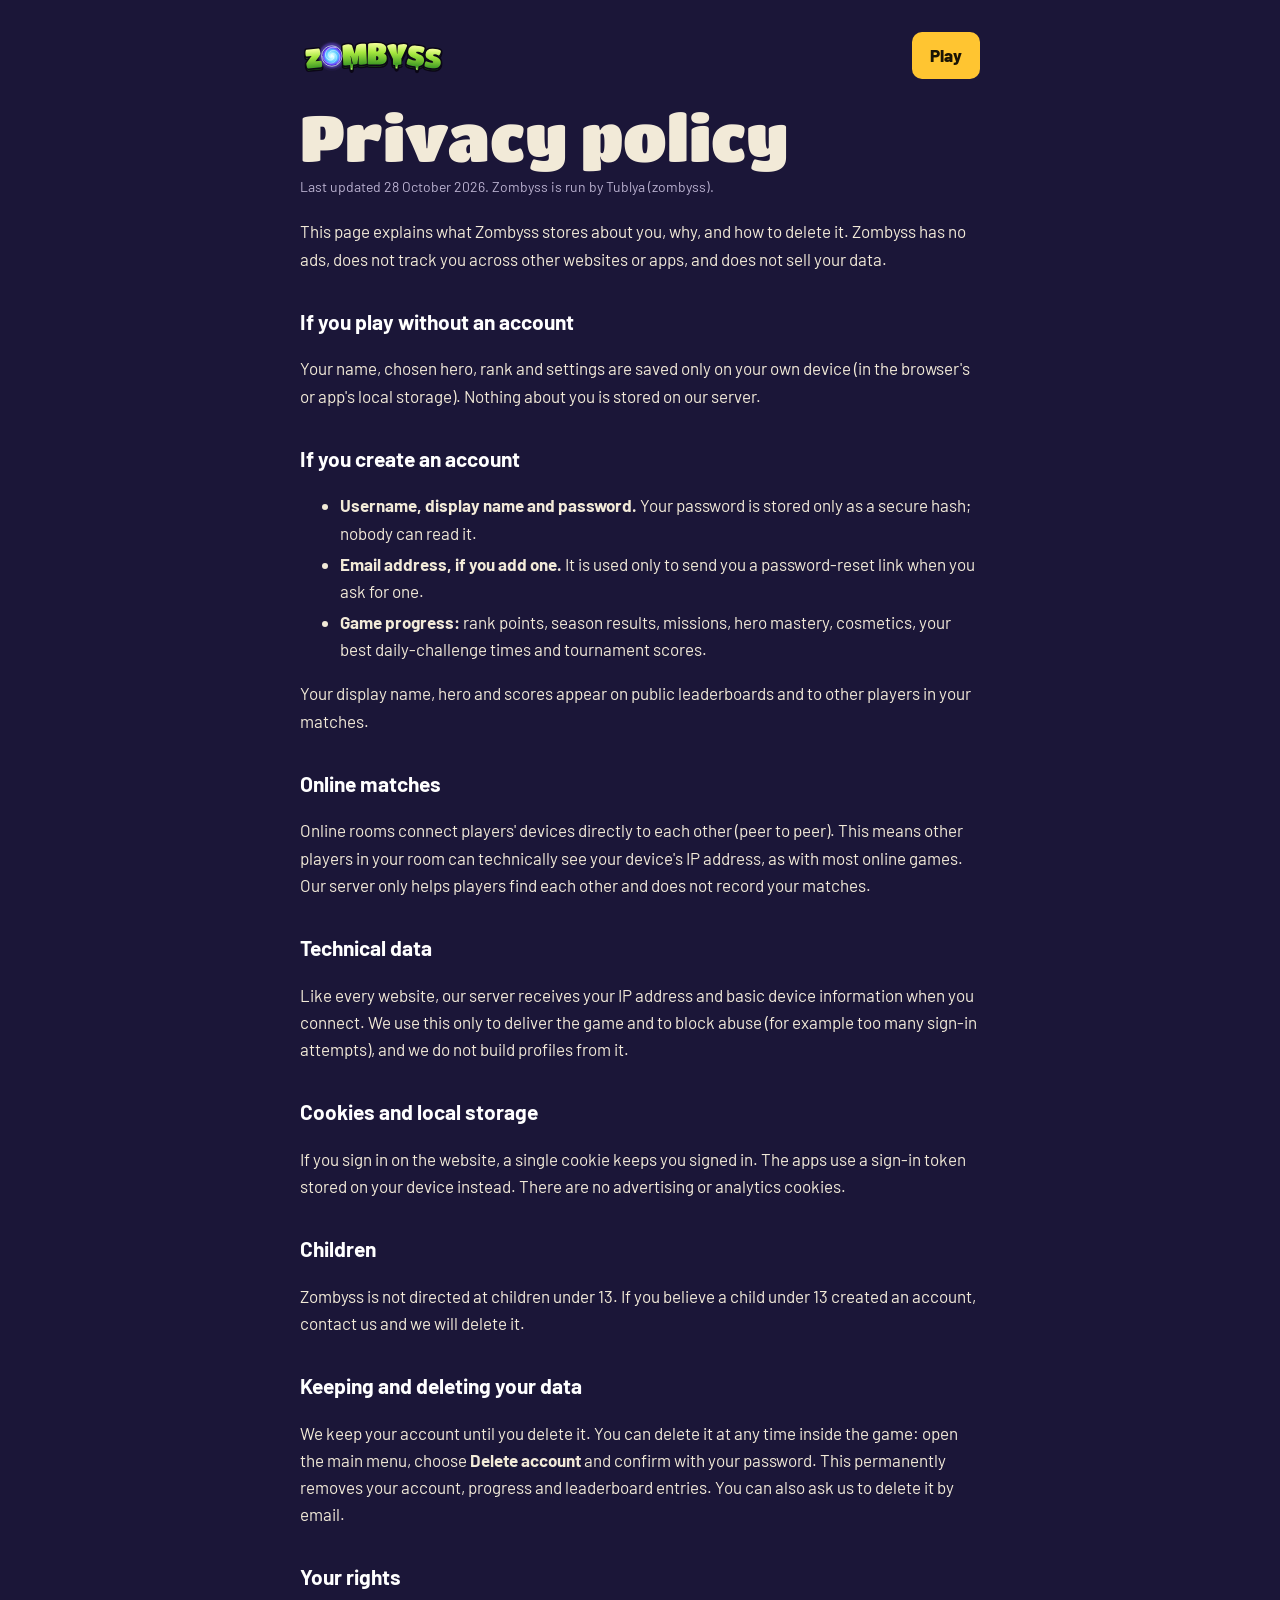
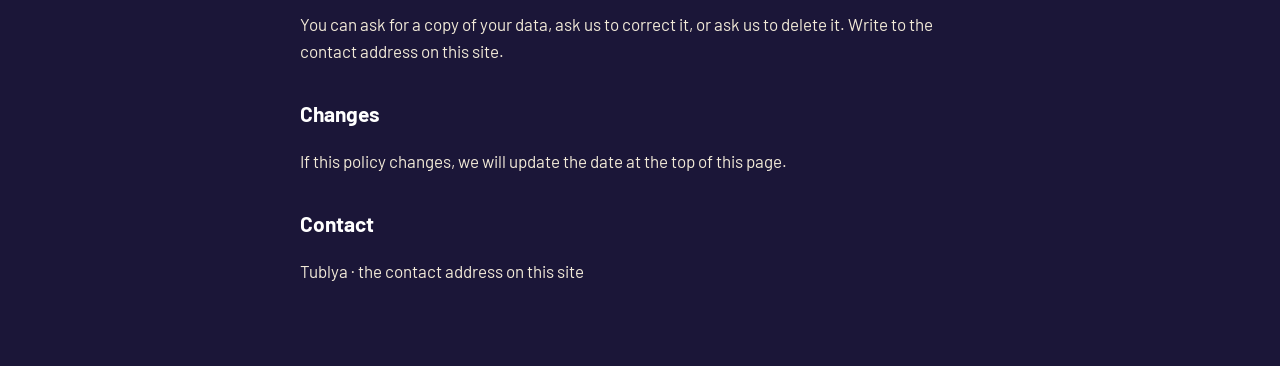
<file: privacy.html>
<!doctype html>
<html lang="en">
<head>
<meta charset="utf-8">
<meta name="viewport" content="width=device-width,initial-scale=1">
<title>Privacy Policy · Zombyss</title>
<link rel="preconnect" href="https://fonts.googleapis.com"><link rel="preconnect" href="https://fonts.gstatic.com" crossorigin>
<link href="https://fonts.googleapis.com/css2?family=Titan+One&family=Barlow:wght@400;700;800&display=swap" rel="stylesheet">
<style>:root{--night:#1b1638;--dusk:#3a2a5e;--candle:#ffc531;--blood:#e0312f;--portal:#9fe8ff;--bone:#f2ead8;--mute:#b9b0cf;color-scheme:dark}
*{box-sizing:border-box}html{-webkit-text-size-adjust:100%}
body{margin:0;background:var(--night);color:var(--bone);font:17px/1.6 Barlow,system-ui,sans-serif}
a{color:var(--portal)}a:focus-visible,button:focus-visible{outline:2px solid var(--candle);outline-offset:3px}
.doc{max-width:720px;margin:0 auto;padding:32px 20px 64px}
.doc header{display:flex;justify-content:space-between;align-items:center;gap:12px;margin-bottom:28px}
.wm{display:flex}.wm img{height:40px;width:auto}
.doc h1{font-family:"Titan One","Arial Black",sans-serif;font-size:clamp(44px,9vw,64px);line-height:.95;margin:0 0 8px;font-weight:400}
.doc h2{font-size:21px;margin:32px 0 6px;color:#fff}
.doc .upd{color:var(--mute);font-size:14px;margin:0 0 20px}
.doc li{margin:4px 0}.play{display:inline-block;background:var(--candle);color:#1a1405;font-weight:800;text-decoration:none;padding:10px 18px;border-radius:10px}
</style>
</head>
<body>
<main class="doc">
<header><a class="wm" href="./"><img src="assets/web/logo-wordmark.svg" alt="Zombyss" width="148" height="40"></a><a class="play" href="play">Play</a></header>
<h1>Privacy policy</h1>
<p class="upd">Last updated 28 October 2026. Zombyss is run by Tublya (zombyss).</p>
<p>This page explains what Zombyss stores about you, why, and how to delete it. Zombyss has no ads, does not track you across other websites or apps, and does not sell your data.</p>

<h2>If you play without an account</h2>
<p>Your name, chosen hero, rank and settings are saved only on your own device (in the browser's or app's local storage). Nothing about you is stored on our server.</p>

<h2>If you create an account</h2>
<ul>
<li><b>Username, display name and password.</b> Your password is stored only as a secure hash; nobody can read it.</li>
<li><b>Email address, if you add one.</b> It is used only to send you a password-reset link when you ask for one.</li>
<li><b>Game progress:</b> rank points, season results, missions, hero mastery, cosmetics, your best daily-challenge times and tournament scores.</li>
</ul>
<p>Your display name, hero and scores appear on public leaderboards and to other players in your matches.</p>

<h2>Online matches</h2>
<p>Online rooms connect players' devices directly to each other (peer to peer). This means other players in your room can technically see your device's IP address, as with most online games. Our server only helps players find each other and does not record your matches.</p>

<h2>Technical data</h2>
<p>Like every website, our server receives your IP address and basic device information when you connect. We use this only to deliver the game and to block abuse (for example too many sign-in attempts), and we do not build profiles from it.</p>

<h2>Cookies and local storage</h2>
<p>If you sign in on the website, a single cookie keeps you signed in. The apps use a sign-in token stored on your device instead. There are no advertising or analytics cookies.</p>

<h2>Children</h2>
<p>Zombyss is not directed at children under 13. If you believe a child under 13 created an account, contact us and we will delete it.</p>

<h2>Keeping and deleting your data</h2>
<p>We keep your account until you delete it. You can delete it at any time inside the game: open the main menu, choose <b>Delete account</b> and confirm with your password. This permanently removes your account, progress and leaderboard entries. You can also ask us to delete it by email.</p>

<h2>Your rights</h2>
<p>You can ask for a copy of your data, ask us to correct it, or ask us to delete it. Write to the contact address on this site.</p>

<h2>Changes</h2>
<p>If this policy changes, we will update the date at the top of this page.</p>

<h2>Contact</h2>
<p>Tublya · the contact address on this site</p>
</main>
</body>
</html>
</file>
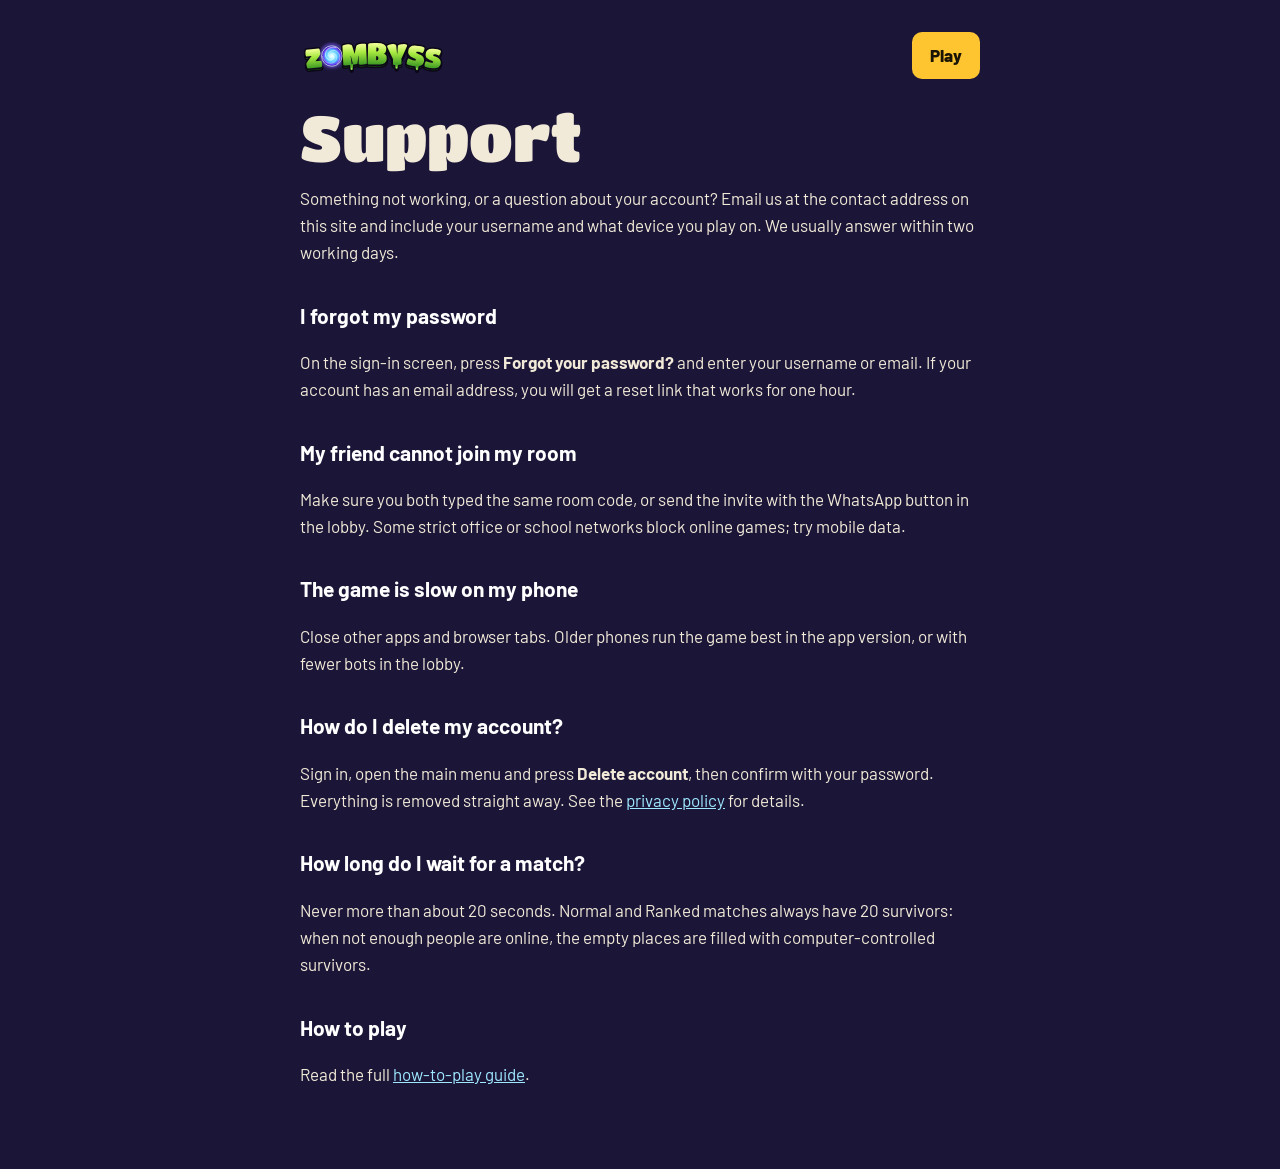
<file: support.html>
<!doctype html>
<html lang="en">
<head>
<meta charset="utf-8">
<meta name="viewport" content="width=device-width,initial-scale=1">
<title>Support · Zombyss</title>
<link rel="preconnect" href="https://fonts.googleapis.com"><link rel="preconnect" href="https://fonts.gstatic.com" crossorigin>
<link href="https://fonts.googleapis.com/css2?family=Titan+One&family=Barlow:wght@400;700;800&display=swap" rel="stylesheet">
<style>:root{--night:#1b1638;--dusk:#3a2a5e;--candle:#ffc531;--blood:#e0312f;--portal:#9fe8ff;--bone:#f2ead8;--mute:#b9b0cf;color-scheme:dark}
*{box-sizing:border-box}html{-webkit-text-size-adjust:100%}
body{margin:0;background:var(--night);color:var(--bone);font:17px/1.6 Barlow,system-ui,sans-serif}
a{color:var(--portal)}a:focus-visible,button:focus-visible{outline:2px solid var(--candle);outline-offset:3px}
.doc{max-width:720px;margin:0 auto;padding:32px 20px 64px}
.doc header{display:flex;justify-content:space-between;align-items:center;gap:12px;margin-bottom:28px}
.wm{display:flex}.wm img{height:40px;width:auto}
.doc h1{font-family:"Titan One","Arial Black",sans-serif;font-size:clamp(44px,9vw,64px);line-height:.95;margin:0 0 8px;font-weight:400}
.doc h2{font-size:21px;margin:32px 0 6px;color:#fff}
.doc .upd{color:var(--mute);font-size:14px;margin:0 0 20px}
.doc li{margin:4px 0}.play{display:inline-block;background:var(--candle);color:#1a1405;font-weight:800;text-decoration:none;padding:10px 18px;border-radius:10px}
</style>
</head>
<body>
<main class="doc">
<header><a class="wm" href="./"><img src="assets/web/logo-wordmark.svg" alt="Zombyss" width="148" height="40"></a><a class="play" href="play">Play</a></header>
<h1>Support</h1>
<p>Something not working, or a question about your account? Email us at the contact address on this site and include your username and what device you play on. We usually answer within two working days.</p>

<h2>I forgot my password</h2>
<p>On the sign-in screen, press <b>Forgot your password?</b> and enter your username or email. If your account has an email address, you will get a reset link that works for one hour.</p>

<h2>My friend cannot join my room</h2>
<p>Make sure you both typed the same room code, or send the invite with the WhatsApp button in the lobby. Some strict office or school networks block online games; try mobile data.</p>

<h2>The game is slow on my phone</h2>
<p>Close other apps and browser tabs. Older phones run the game best in the app version, or with fewer bots in the lobby.</p>

<h2 id="delete">How do I delete my account?</h2>
<p>Sign in, open the main menu and press <b>Delete account</b>, then confirm with your password. Everything is removed straight away. See the <a href="privacy">privacy policy</a> for details.</p>

<h2>How long do I wait for a match?</h2>
<p>Never more than about 20 seconds. Normal and Ranked matches always have 20 survivors: when not enough people are online, the empty places are filled with computer-controlled survivors.</p>
<h2>How to play</h2>
<p>Read the full <a href="guide">how-to-play guide</a>.</p>
</main>
</body>
</html>
</file>
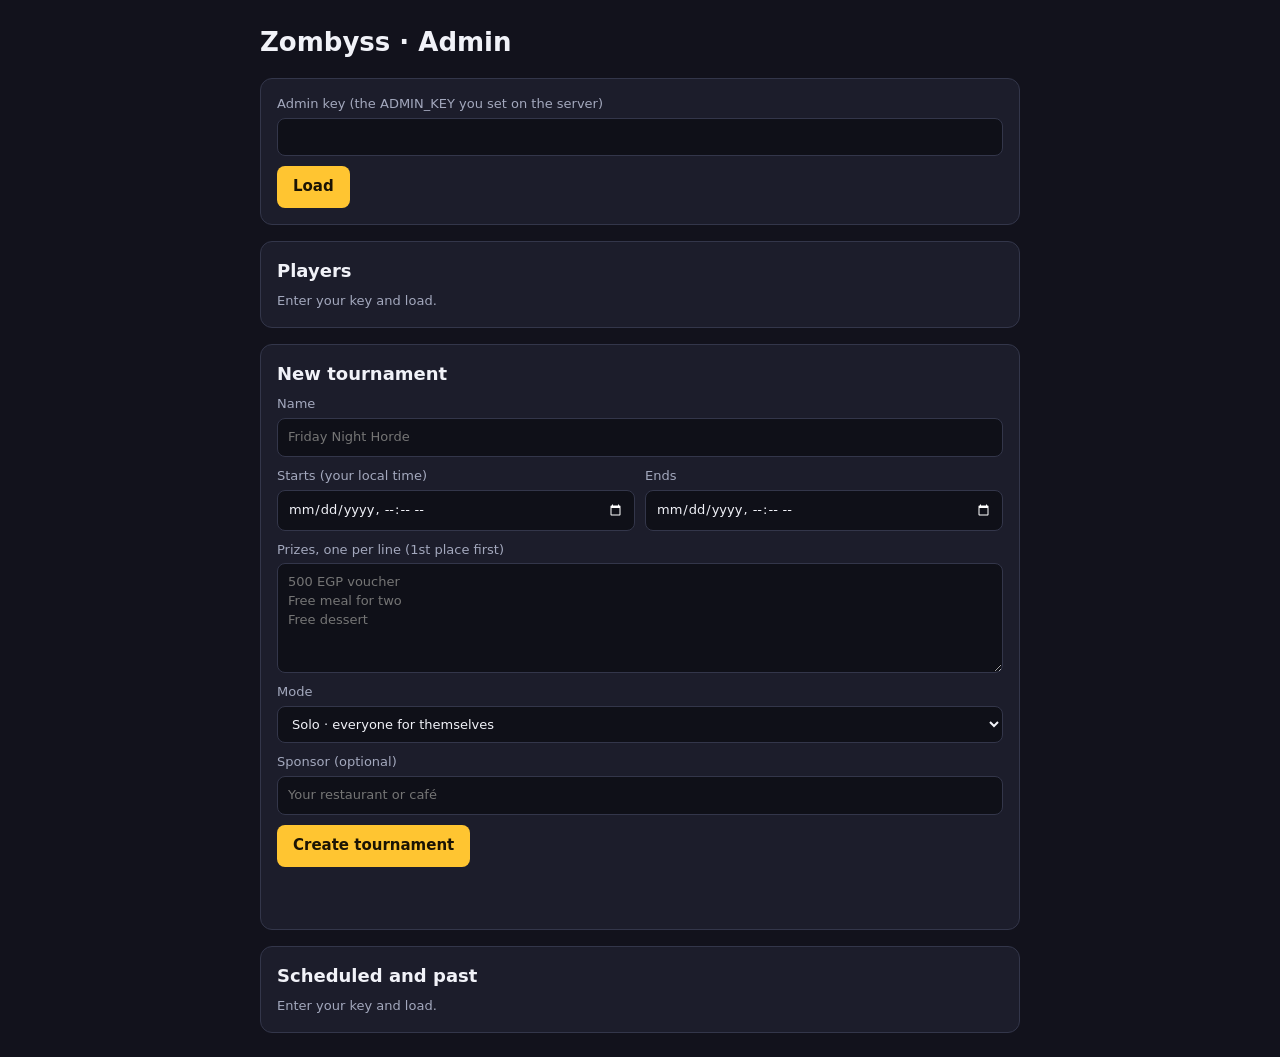
<file: site/admin.html>
<!doctype html>
<html lang="en">
<head>
<meta charset="utf-8">
<meta name="viewport" content="width=device-width,initial-scale=1">
<meta name="robots" content="noindex">
<title>Zombyss Admin</title>
<style>
:root{--bg:#12121c;--panel:#1c1d2b;--ink:#f1f2f8;--mute:#a3a8bd;--line:#33364a;--acc:#ffc531;--bad:#ff5a6e;color-scheme:dark}
body{margin:0;background:var(--bg);color:var(--ink);font:15px/1.45 system-ui,sans-serif;padding:24px 16px}
main{max-width:760px;margin:0 auto;display:flex;flex-direction:column;gap:16px}
h1{margin:0;font-size:26px}h2{margin:0 0 8px;font-size:18px}
section{background:var(--panel);border:1px solid var(--line);border-radius:12px;padding:16px}
label{display:flex;flex-direction:column;gap:4px;font-size:13px;color:var(--mute);margin-bottom:10px}
input,textarea{font:inherit;color:var(--ink);background:#0f1018;border:1px solid var(--line);border-radius:8px;padding:9px 10px}
textarea{min-height:90px}
.row{display:grid;grid-template-columns:1fr 1fr;gap:10px}
button{font:inherit;font-weight:700;border:0;border-radius:8px;padding:10px 16px;background:var(--acc);color:#1b1404;cursor:pointer}
button.del{background:transparent;color:var(--bad);border:1px solid var(--bad);padding:6px 10px}
.t{border-top:1px solid var(--line);padding:10px 0;display:flex;flex-direction:column;gap:4px}.t:first-child{border-top:0}
.muted{color:var(--mute);font-size:13px}#msg{min-height:20px}
@media (max-width:560px){.row{grid-template-columns:1fr}}
</style>
</head>
<body>
<main>
  <h1>Zombyss · Admin</h1>
  <section>
    <label>Admin key (the ADMIN_KEY you set on the server)<input type="password" id="key" autocomplete="off"></label>
    <button id="load">Load</button>
  </section>
  <section><h2>Players</h2><div id="stats" class="muted">Enter your key and load.</div></section>
  <section>
    <h2>New tournament</h2>
    <label>Name<input id="name" placeholder="Friday Night Horde"></label>
    <div class="row"><label>Starts (your local time)<input type="datetime-local" id="starts"></label><label>Ends<input type="datetime-local" id="ends"></label></div>
    <label>Prizes, one per line (1st place first)<textarea id="prizes" placeholder="500 EGP voucher&#10;Free meal for two&#10;Free dessert"></textarea></label>
    <label>Mode<select id="tmode" style="font:inherit;color:var(--ink);background:#0f1018;border:1px solid var(--line);border-radius:8px;padding:9px 10px"><option value="ffa">Solo · everyone for themselves</option><option value="duo">Duo · teams of 2</option><option value="squad">Team · teams of 4</option></select></label>
    <label>Sponsor (optional)<input id="sponsor" placeholder="Your restaurant or café"></label>
    <button id="create">Create tournament</button>
    <p id="msg" class="muted" role="status"></p>
  </section>
  <section><h2>Scheduled and past</h2><div id="list" class="muted">Enter your key and load.</div></section>
</main>
<script>
const $=s=>document.querySelector(s),esc=s=>String(s).replace(/[&<>"]/g,c=>({'&':'&amp;','<':'&lt;','>':'&gt;','"':'&quot;'}[c]));
const call=async(m,u,b)=>{const r=await fetch('/api/admin/tournaments'+(u||''),{method:m,headers:{'Content-Type':'application/json','x-admin-key':$('#key').value},body:b?JSON.stringify(b):undefined});const j=await r.json().catch(()=>({}));if(!r.ok)throw new Error(j.error||r.status);return j};
const fmt=t=>new Date(t).toLocaleString();
async function stats(){try{const r=await fetch('/api/admin/stats',{headers:{'x-admin-key':$('#key').value}});const j=await r.json();if(!r.ok)throw new Error(j.error||r.status);
  $('#stats').innerHTML=`<p><b style="font-size:22px;color:var(--ink)">${j.players}</b> players · ${j.today} joined today · ${j.week} this week · ${j.games} rounds played · password emails ${j.mail?'<b style="color:#8ee04e">on</b>':'<b style="color:var(--bad)">off (set SMTP_URL)</b>'}</p>`+
  '<table style="width:100%;border-collapse:collapse;font-size:13px"><tr><th align="left">Name</th><th align="left">Username</th><th align="left">Email</th><th align="right">RP</th><th align="right">Rounds</th><th align="right">Joined</th></tr>'+
  j.recent.map(u=>`<tr><td>${esc(u.name)}</td><td>${esc(u.username)}</td><td>${esc(u.email||'–')}</td><td align="right">${u.rp}</td><td align="right">${u.games}</td><td align="right">${new Date(u.created).toLocaleDateString()}</td></tr>`).join('')+'</table>'}catch(e){$('#stats').textContent='Error: '+e.message}}
async function load(){try{const j=await call('GET');$('#list').innerHTML=j.rows.length?j.rows.map(t=>`<div class="t"><b>${esc(t.name)}</b><span class="muted">${fmt(t.starts)} → ${fmt(t.ends)} · ${({ffa:'Solo',duo:'Duo',squad:'Team'})[t.mode]||'Solo'}${t.sponsor?' · '+esc(t.sponsor):''}</span><span class="muted">${t.prizes.map((p,i)=>'#'+(i+1)+' '+esc(p)).join(' · ')}</span><span>${t.top.slice(0,5).map((r,i)=>(i+1)+'. '+esc(r.n)+' '+r.score+' pts').join(' · ')||'<span class="muted">No scores yet</span>'}</span><div><button class="del" data-id="${t.id}">Delete</button></div></div>`).join(''):'No tournaments yet.'}catch(e){$('#list').textContent='Error: '+e.message}}
$('#load').onclick=()=>{load();stats()};
$('#create').onclick=async()=>{try{await call('POST','',{name:$('#name').value,starts:new Date($('#starts').value).toISOString(),ends:new Date($('#ends').value).toISOString(),prizes:$('#prizes').value,sponsor:$('#sponsor').value,mode:$('#tmode').value});$('#msg').textContent='Created.';load()}catch(e){$('#msg').textContent='Error: '+e.message}};
$('#list').addEventListener('click',async e=>{const id=e.target.dataset&&e.target.dataset.id;if(!id)return;try{await call('DELETE','/'+id);load()}catch(err){$('#msg').textContent='Error: '+err.message}});
</script>
</body>
</html>
</file>
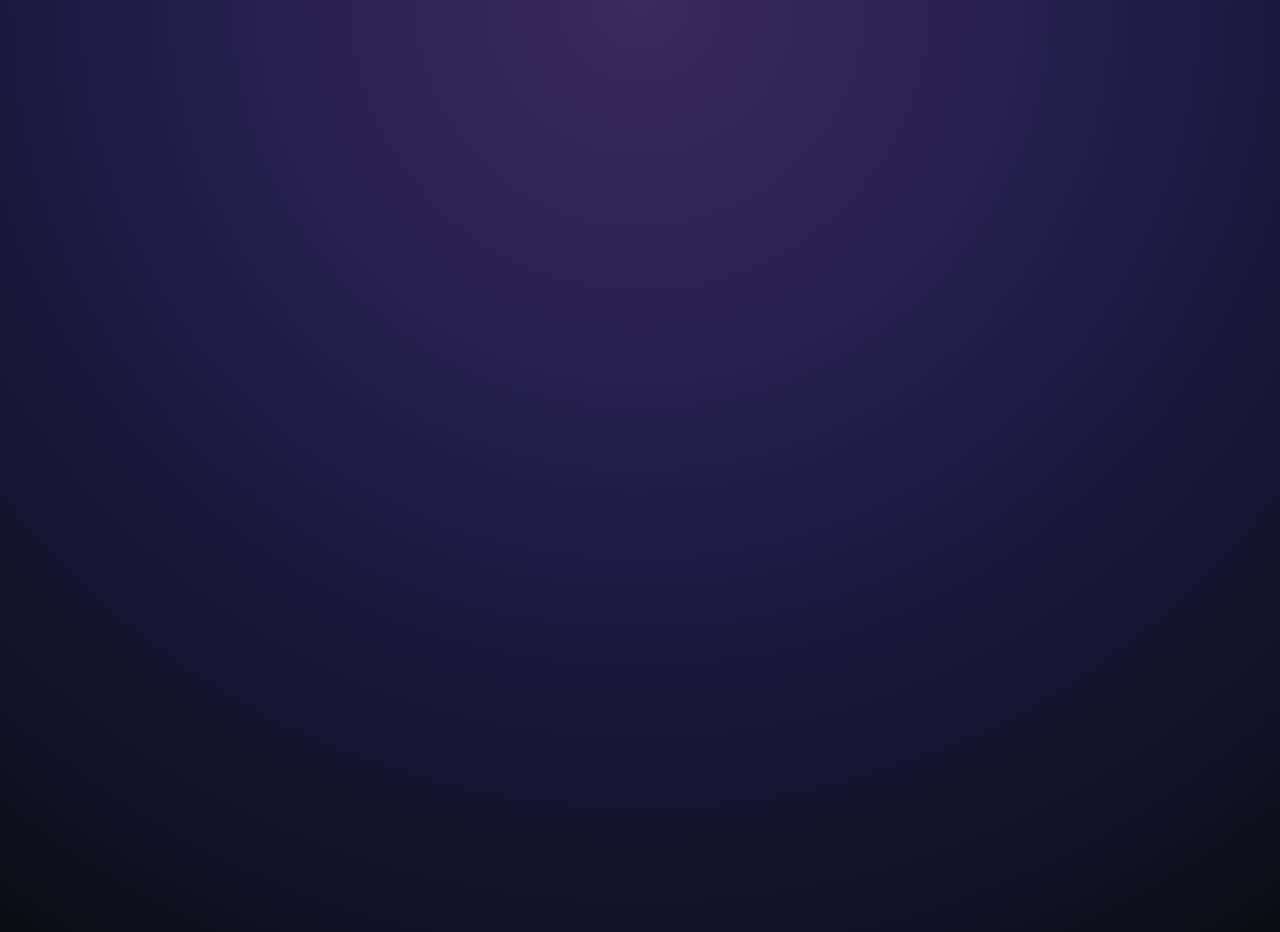
<file: site/guide.html>
<!doctype html>
<html lang="en">
<head>
<meta charset="utf-8">
<meta name="viewport" content="width=device-width,initial-scale=1">
<title>How to Play · Zombyss</title>
<meta name="description" content="How to play Zombyss: controls, the round timeline, the escape portal, heroes, items, points, ranks, missions and tournaments.">
<link rel="preconnect" href="https://fonts.googleapis.com">
<link rel="preconnect" href="https://fonts.gstatic.com" crossorigin>
<link href="https://fonts.googleapis.com/css2?family=Bebas+Neue&family=Barlow:wght@400;600;700;800&display=swap" rel="stylesheet">
<link rel="stylesheet" href="css/game.88109a6754.css">
<link rel="icon" href="assets/web/icon-192.png">
<style>html,body{height:auto;overflow:auto}body{margin:0;padding:16px;background:radial-gradient(circle at 50% 0,#3a2a5e,#1d1a45 50%,#0b0d14);min-height:100vh;touch-action:auto}.guide{margin:0 auto}.ghead{top:0}a.btn{text-decoration:none;display:inline-block}</style>
</head>
<body>

</body>
</html>
</file>
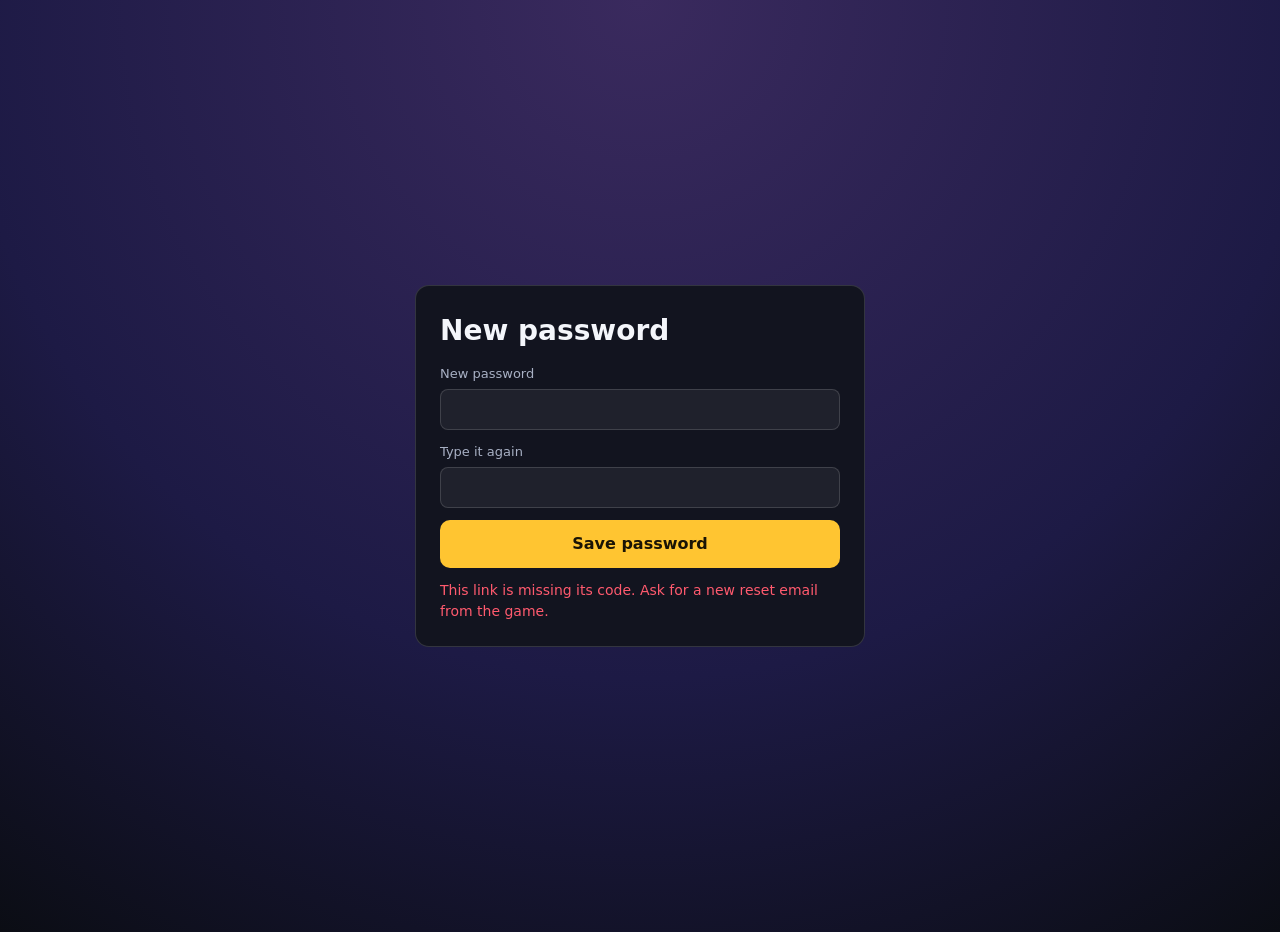
<file: site/reset.html>
<!doctype html>
<html lang="en">
<head>
<meta charset="utf-8">
<meta name="viewport" content="width=device-width,initial-scale=1">
<meta name="robots" content="noindex">
<title>Reset Password · Zombyss</title>
<style>
:root{--bg:#1d1a45;--panel:#12141f;--ink:#f4f6fb;--mute:#a8b0c4;--line:rgba(255,255,255,.14);--acc:#ffc531;--bad:#ff5a6e;color-scheme:dark}
body{margin:0;min-height:100vh;display:grid;place-items:center;background:radial-gradient(circle at 50% 0,#3a2a5e,var(--bg) 60%,#0b0d14);color:var(--ink);font:16px/1.5 system-ui,sans-serif;padding:16px}
form{width:min(400px,100%);background:var(--panel);border:1px solid var(--line);border-radius:14px;padding:24px;display:flex;flex-direction:column;gap:12px}
h1{margin:0;font-size:28px}label{display:flex;flex-direction:column;gap:5px;font-size:13px;color:var(--mute)}
input{font:inherit;color:var(--ink);background:rgba(255,255,255,.06);border:1px solid var(--line);border-radius:8px;padding:10px 12px}
button,a.b{font:inherit;font-weight:800;border:0;border-radius:10px;padding:12px;background:var(--acc);color:#1a1405;cursor:pointer;text-align:center;text-decoration:none}
#msg{min-height:22px;margin:0;font-size:14px}.bad{color:var(--bad)}
</style>
</head>
<body>
<form id="f">
  <h1>New password</h1>
  <label>New password<input type="password" id="p1" minlength="6" maxlength="72" autocomplete="new-password" required></label>
  <label>Type it again<input type="password" id="p2" minlength="6" maxlength="72" autocomplete="new-password" required></label>
  <button id="go">Save password</button>
  <p id="msg" role="status"></p>
  <a class="b" href="/play" id="back" hidden>Back to the game</a>
</form>
<script>
const token=new URLSearchParams(location.search).get('token')||'',msg=document.getElementById('msg');
if(!token){msg.textContent='This link is missing its code. Ask for a new reset email from the game.';msg.className='bad'}
document.getElementById('f').addEventListener('submit',async e=>{e.preventDefault();const p1=document.getElementById('p1').value,p2=document.getElementById('p2').value;
  if(p1!==p2){msg.textContent='The two passwords are different.';msg.className='bad';return}
  try{const r=await fetch('/api/auth/reset',{method:'POST',credentials:'include',headers:{'Content-Type':'application/json'},body:JSON.stringify({token,password:p1})});const j=await r.json().catch(()=>({}));
    if(!r.ok)throw new Error(j.error||'Something went wrong');msg.textContent='Done! You are signed in with your new password.';msg.className='';document.getElementById('go').hidden=true;document.getElementById('back').hidden=false}
  catch(err){msg.textContent=err.message;msg.className='bad'}});
</script>
</body>
</html>
</file>
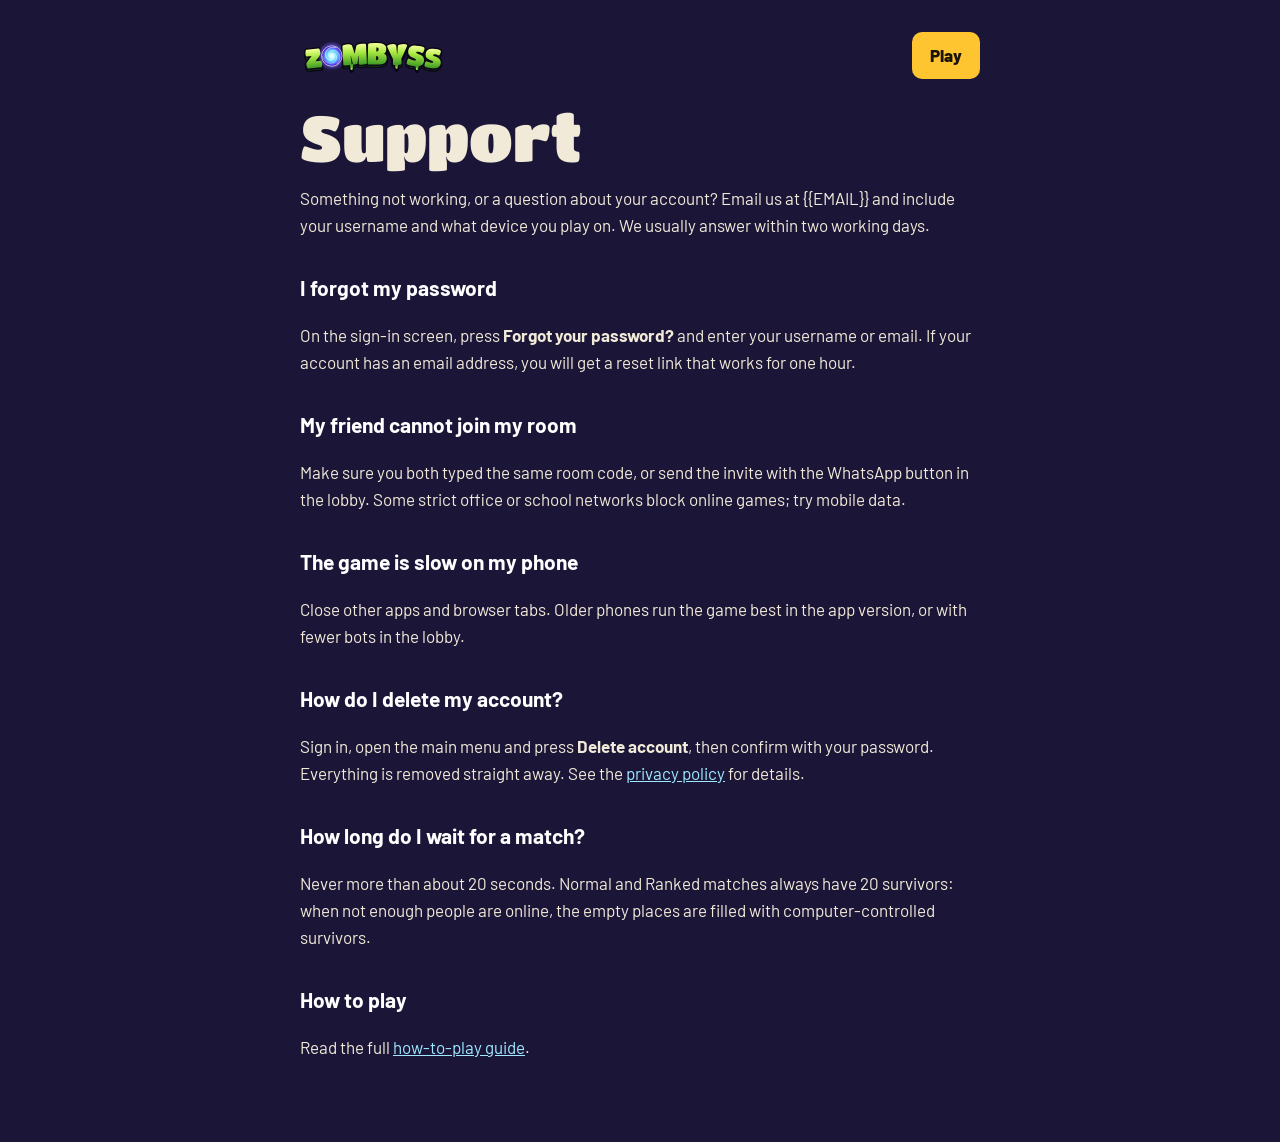
<file: site/support.html>
<!doctype html>
<html lang="en">
<head>
<meta charset="utf-8">
<meta name="viewport" content="width=device-width,initial-scale=1">
<title>Support · Zombyss</title>
<link rel="preconnect" href="https://fonts.googleapis.com"><link rel="preconnect" href="https://fonts.gstatic.com" crossorigin>
<link href="https://fonts.googleapis.com/css2?family=Titan+One&family=Barlow:wght@400;700;800&display=swap" rel="stylesheet">
<style>:root{--night:#1b1638;--dusk:#3a2a5e;--candle:#ffc531;--blood:#e0312f;--portal:#9fe8ff;--bone:#f2ead8;--mute:#b9b0cf;color-scheme:dark}
*{box-sizing:border-box}html{-webkit-text-size-adjust:100%}
body{margin:0;background:var(--night);color:var(--bone);font:17px/1.6 Barlow,system-ui,sans-serif}
a{color:var(--portal)}a:focus-visible,button:focus-visible{outline:2px solid var(--candle);outline-offset:3px}
.doc{max-width:720px;margin:0 auto;padding:32px 20px 64px}
.doc header{display:flex;justify-content:space-between;align-items:center;gap:12px;margin-bottom:28px}
.wm{display:flex}.wm img{height:40px;width:auto}
.doc h1{font-family:"Titan One","Arial Black",sans-serif;font-size:clamp(44px,9vw,64px);line-height:.95;margin:0 0 8px;font-weight:400}
.doc h2{font-size:21px;margin:32px 0 6px;color:#fff}
.doc .upd{color:var(--mute);font-size:14px;margin:0 0 20px}
.doc li{margin:4px 0}.play{display:inline-block;background:var(--candle);color:#1a1405;font-weight:800;text-decoration:none;padding:10px 18px;border-radius:10px}
</style>
</head>
<body>
<main class="doc">
<header><a class="wm" href="/"><img src="/assets/web/logo-wordmark.svg" alt="Zombyss" width="148" height="40"></a><a class="play" href="/play">Play</a></header>
<h1>Support</h1>
<p>Something not working, or a question about your account? Email us at {{EMAIL}} and include your username and what device you play on. We usually answer within two working days.</p>

<h2>I forgot my password</h2>
<p>On the sign-in screen, press <b>Forgot your password?</b> and enter your username or email. If your account has an email address, you will get a reset link that works for one hour.</p>

<h2>My friend cannot join my room</h2>
<p>Make sure you both typed the same room code, or send the invite with the WhatsApp button in the lobby. Some strict office or school networks block online games; try mobile data.</p>

<h2>The game is slow on my phone</h2>
<p>Close other apps and browser tabs. Older phones run the game best in the app version, or with fewer bots in the lobby.</p>

<h2 id="delete">How do I delete my account?</h2>
<p>Sign in, open the main menu and press <b>Delete account</b>, then confirm with your password. Everything is removed straight away. See the <a href="/privacy">privacy policy</a> for details.</p>

<h2>How long do I wait for a match?</h2>
<p>Never more than about 20 seconds. Normal and Ranked matches always have 20 survivors: when not enough people are online, the empty places are filled with computer-controlled survivors.</p>
<h2>How to play</h2>
<p>Read the full <a href="/guide">how-to-play guide</a>.</p>
</main>
</body>
</html>
</file>
<file: css/game.49c7129b8f.css>
:root{--ink:#f4f6fb;--mute:#a8b0c4;--panel:rgba(14,18,28,.82);--line:rgba(255,255,255,.14);--hazard:#ffc531;--blood:#ff4054;--toxic:#8ee04e;--zone:#4fc3ff;--display:"Bebas Neue","Impact","Arial Narrow",sans-serif;--ui:"Barlow","Segoe UI",system-ui,sans-serif;--sat:env(safe-area-inset-top,0px);--sab:env(safe-area-inset-bottom,0px);--gl:max(16px, env(safe-area-inset-left,0px));--gr:max(16px, env(safe-area-inset-right,0px));color-scheme:dark;}[hidden]{display:none!important}html,body{height:100%}body{background:#2a2350;color:var(--ink);font-family:var(--ui);overflow:hidden;touch-action:none;-webkit-user-select:none;user-select:none;padding-left:max(16px, env(safe-area-inset-left,0px));padding-right:max(16px, env(safe-area-inset-right,0px));}canvas#cv{position:fixed;inset:0;display:block;width:100%;height:100%}#tags{position:fixed;inset:0;pointer-events:none;z-index:3;overflow:hidden}.tag{position:absolute;left:0;top:0;transform:translate(-50%,-100%);display:flex;flex-direction:column;align-items:center;gap:2px;white-space:nowrap;will-change:transform}.tag b{font-size:13px;font-weight:800;text-shadow:0 1px 2px #000,0 0 6px rgba(0,0,0,.8)}.tag .hp{display:flex;gap:2px}.tag .hp i{width:9px;height:5px;border-radius:1px;background:#3ad46a;box-shadow:0 0 0 1px rgba(0,0,0,.6)}.tag .hp i.off{background:rgba(0,0,0,.45)}.tag .hp i.ar{background:#9fd8ff}.tag.inf b{color:var(--toxic)}.tag.bty b{color:#ffd34d;font-size:15px;text-shadow:0 0 8px rgba(255,200,40,.8),0 1px 2px #000}.tag.t0 b{color:#7cc4ff}.tag.t1 b{color:#ff8a8a}.tag.t2 b{color:#ffe27a}.tag.t3 b{color:#8ef0a0}.tag.t4 b{color:#d9a8ff}.tag.t5 b{color:#ffc07a}.tag.t6 b{color:#7ff0e6}.tag.t7 b{color:#ffa8e6}.tag.t8 b{color:#c8f27a}.tag.t9 b{color:#c3cad8}.tag.me b{color:var(--hazard)}.tag.zn b{font-size:12px;background:rgba(20,30,10,.7);padding:1px 6px;border-radius:4px;border:1px solid rgba(142,224,78,.45)}.tag.me b{color:var(--hazard)}.dmg{position:absolute;left:0;top:0;font-family:var(--display);font-size:28px;color:var(--blood);text-shadow:0 2px 0 #000;pointer-events:none;transition:none}.hud{position:fixed;z-index:5;pointer-events:none}.card{background:var(--panel);border:1px solid var(--line);border-radius:10px;backdrop-filter:blur(8px)}.lbl{font-size:11px;letter-spacing:.14em;text-transform:uppercase;color:var(--mute);font-weight:700}.num{font-variant-numeric:tabular-nums}#me{bottom:calc(16px + var(--sab));left:var(--gl);padding:10px 14px;display:flex;gap:12px;align-items:center;min-width:220px}#me .port{width:46px;height:46px;border-radius:8px;display:grid;place-items:center;font-family:var(--display);font-size:26px;background:rgba(255,255,255,.08)}#me .nm{font-family:var(--display);font-size:24px;line-height:1;letter-spacing:.04em}#hearts{display:flex;gap:4px;margin-top:4px}#hearts i{width:16px;height:14px;background:var(--blood);clip-path:path('M8 14 1.5 7.5A3.6 3.6 0 0 1 8 2.8 3.6 3.6 0 0 1 14.5 7.5Z')}#hearts i.off{background:rgba(255,255,255,.15)}#hearts i.ar{background:#9fd8ff}#stam{height:5px;border-radius:3px;background:rgba(255,255,255,.12);margin-top:6px;overflow:hidden;width:150px}#stam i{display:block;height:100%;width:100%;background:var(--hazard)}#me.zombie{border-color:rgba(142,224,78,.5)}#me.zombie .nm{color:var(--toxic)}.zsub{font-size:12px;font-weight:700;color:var(--toxic);margin-top:3px}#top{top:calc(12px + var(--sat));left:50%;transform:translateX(-50%);display:flex;gap:8px}#top .card{padding:6px 14px;text-align:center;min-width:92px}#top b{display:block;font-family:var(--display);font-size:28px;line-height:1;letter-spacing:.04em}#tZone b{color:var(--blood)}#tScore b{color:var(--hazard)}#tKing b{color:#ff8a5c}#tKing.up b{color:var(--blood)}#parrow{left:0;top:0;width:54px;height:54px;margin:-27px 0 0 -27px;display:grid;place-items:center;will-change:transform}#parrow i{position:absolute;inset:0;background:radial-gradient(circle,#bfe8ff 0 30%,rgba(120,200,255,.25) 31% 60%,transparent 61%);border-radius:50%;animation:pulse2 1s ease-in-out infinite}#parrow i:after{content:"";position:absolute;left:50%;top:-12px;margin-left:-9px;border:9px solid transparent;border-bottom:14px solid #9fe8ff;border-top:0}#parrow span{position:relative;font-family:var(--display);font-size:15px;color:#0b1a2a}@keyframes pulse2{50%{opacity:.65}}#chanBar{left:50%;top:58%;transform:translateX(-50%);padding:8px 14px;display:flex;flex-direction:column;gap:6px;align-items:center;font-weight:800;color:#9fe8ff;min-width:180px}#chanBar i{display:block;width:100%;height:8px;border-radius:4px;background:rgba(255,255,255,.12);overflow:hidden}#chanBar i b{display:block;height:100%;width:0;background:#9fe8ff}.btn.possess{position:fixed;left:50%;bottom:calc(104px + var(--sab));transform:translateX(-50%);z-index:6;pointer-events:auto;background:linear-gradient(135deg,#6b0a10,#d0302a);color:#fff;box-shadow:0 6px 0 #400508;font-size:20px}#betBox{left:var(--gl);top:50%;transform:translateY(-50%);padding:10px;pointer-events:auto;display:flex;flex-direction:column;gap:6px;max-width:220px}#betList{display:flex;flex-direction:column;gap:4px;max-height:42vh;overflow-y:auto}#betList button{font:inherit;font-size:13px;font-weight:700;display:flex;align-items:center;gap:6px;padding:5px 8px;border-radius:8px;border:1px solid var(--line);background:rgba(255,255,255,.06);color:var(--ink);cursor:pointer;text-align:left}#betList button:hover,#betList button:focus-visible{border-color:var(--hazard);outline:none}.seg{display:flex;gap:6px;flex-wrap:wrap}.seg button{font:inherit;font-size:13px;font-weight:800;padding:7px 10px;border-radius:8px;border:1px solid var(--line);background:rgba(255,255,255,.06);color:var(--ink);cursor:pointer;flex:1;min-width:0}.seg button[aria-checked="true"]{border-color:var(--hazard);background:rgba(255,197,49,.16);color:var(--hazard)}.seg button[disabled]{opacity:.55;cursor:default}.seg button.tcol{border-width:2px}#tZom b{color:var(--toxic)}#side{top:calc(12px + var(--sat));right:var(--gr);display:flex;flex-direction:column;gap:8px;align-items:flex-end}#mini{width:180px;height:180px;border-radius:50%;border:1px solid var(--line);display:block;background:#1b2230;pointer-events:auto;cursor:zoom-in;box-shadow:0 6px 20px rgba(0,0,0,.4);transition:width .2s,height .2s}#mini.big{width:min(360px,72vw);height:min(360px,72vw);border-radius:14px;cursor:zoom-out}#roster{padding:8px 10px;min-width:170px;max-width:220px;display:flex;flex-direction:column;gap:3px;font-size:13px}.prow{display:flex;align-items:center;gap:6px;min-width:0}.prow .n{flex:1;min-width:0;overflow:hidden;text-overflow:ellipsis;white-space:nowrap}.prow.dead .n{color:var(--toxic)}.hico{width:20px;height:20px;border-radius:5px;display:grid;place-items:center;font-family:var(--display);font-size:14px;flex:none;color:#fff}.bt{font-size:10px;letter-spacing:.08em;color:var(--mute);border:1px solid var(--line);border-radius:3px;padding:0 4px;flex:none}#feed{top:calc(12px + var(--sat));left:var(--gl);display:flex;flex-direction:column;gap:4px;font-size:14px;max-width:min(320px,44vw)}#feed div{background:var(--panel);border-left:3px solid var(--toxic);padding:5px 9px;border-radius:4px;animation:fin .25s}#feed div.good{border-left-color:var(--zone)}@keyframes fin{from{opacity:0;transform:translateX(-8px)}}#skills{bottom:calc(16px + var(--sab));right:var(--gr);display:flex;flex-direction:column;gap:8px;pointer-events:auto;align-items:flex-end}.skrow{display:flex;gap:10px;align-items:flex-end}#skI.has{border-color:#c58bff;box-shadow:0 0 18px rgba(197,139,255,.55);animation:pulse 1.2s ease-in-out infinite}#skI .ic,#skM .ic{font-family:var(--ui);font-size:24px}@keyframes pulse{50%{box-shadow:0 0 4px rgba(197,139,255,.3)}}#emotes{bottom:calc(170px + var(--sab));right:var(--gr);pointer-events:auto;display:grid;grid-template-columns:repeat(4,56px);gap:6px;padding:8px;background:var(--panel);border:1px solid var(--line);border-radius:14px;backdrop-filter:blur(8px)}#emotes button{font:inherit;width:56px;height:56px;border-radius:12px;border:1px solid var(--line);background:rgba(255,255,255,.06);color:var(--ink);cursor:pointer;display:flex;flex-direction:column;align-items:center;justify-content:center;gap:1px;padding:0}#emotes button b{font-size:24px;line-height:1}#emotes button span{font-size:9px;font-weight:800;letter-spacing:.04em;color:var(--mute);white-space:nowrap}#emotes button:hover,#emotes button:focus-visible{border-color:var(--hazard);outline:none}.tag .bub{position:relative;margin-bottom:4px;background:#fff;color:#141820;font-weight:800;font-size:14px;padding:3px 9px;border-radius:12px;box-shadow:0 3px 10px rgba(0,0,0,.35);animation:bub .25s ease-out}.tag .bub:after{content:"";position:absolute;left:50%;bottom:-6px;margin-left:-6px;border:6px solid transparent;border-top-color:#fff;border-bottom:0}.tag .bub i{font-style:normal;font-size:20px;vertical-align:-3px}@keyframes bub{from{transform:scale(.4);opacity:0}}.tag.boss b{color:#ff4a3a;font-size:16px;letter-spacing:.06em}.sk{position:relative;width:74px;height:74px;border-radius:14px;background:var(--panel);border:2px solid var(--line);display:grid;place-items:center;cursor:pointer;color:var(--ink);font:inherit;padding:0;overflow:hidden;touch-action:none}.sk .ic{font-family:var(--display);font-size:30px;line-height:1}.sk .key{position:absolute;top:4px;left:7px;font-size:11px;color:var(--mute);font-weight:800}.sk .nm{position:absolute;bottom:4px;left:0;right:0;text-align:center;font-size:10px;letter-spacing:.06em;text-transform:uppercase;color:var(--mute);font-weight:700}.sk .cd{position:absolute;inset:0;background:conic-gradient(rgba(4,6,10,.78) calc(var(--p,0)*1turn),transparent 0);pointer-events:none}.sk .cs{position:absolute;inset:0;display:grid;place-items:center;font-family:var(--display);font-size:30px;pointer-events:none}.sk.ready{border-color:var(--hazard);box-shadow:0 0 16px rgba(255,197,49,.35)}.sk.small{width:58px;height:58px}.sk:focus-visible{outline:2px solid var(--zone);outline-offset:2px}.sk:active{transform:scale(.94)}#banner{position:fixed;inset:0;z-index:6;display:grid;place-items:center;pointer-events:none;text-align:center}#banner .big{font-family:var(--display);font-size:clamp(56px,13vw,140px);line-height:.9;color:#fff;text-shadow:0 4px 0 rgba(0,0,0,.5),0 0 40px rgba(0,0,0,.35)}#banner .big.red{color:var(--blood)}#banner .big.green{color:var(--toxic)}#banner .big.gold{color:var(--hazard)}#banner .sub{margin-top:8px;font-size:clamp(15px,3.6vw,22px);font-weight:700;text-shadow:0 2px 6px #000}#vig{position:fixed;inset:0;z-index:2;pointer-events:none;box-shadow:inset 0 0 160px 40px rgba(120,60,255,.55);opacity:0;transition:opacity .4s}#flash{position:fixed;inset:0;z-index:2;pointer-events:none;background:#e8eeff;opacity:0}#hurt{position:fixed;inset:0;z-index:2;pointer-events:none;box-shadow:inset 0 0 140px 50px rgba(255,30,50,.7);opacity:0}#specchip{bottom:calc(110px + var(--sab));left:50%;transform:translateX(-50%);padding:6px 14px;font-size:14px;color:var(--hazard)}.screen{position:fixed;inset:0;z-index:10;overflow-y:auto;padding:calc(16px + var(--sat)) var(--gr) calc(16px + var(--sab)) var(--gl);display:grid;place-items:center}.panel{width:min(480px,100%);padding:22px;display:flex;flex-direction:column;gap:14px;background:rgba(12,16,26,.88);border:1px solid var(--line);border-radius:14px;backdrop-filter:blur(10px)}.logo{margin:0;text-align:center;line-height:0}.logo img{display:block;width:min(400px,100%);height:auto;margin:0 auto;filter:drop-shadow(0 10px 18px rgba(0,0,0,.5))}.logo small{display:block;font-family:var(--ui);font-size:13px;font-weight:800;letter-spacing:.4em;color:var(--hazard);text-shadow:none;margin-top:8px}.field{display:flex;flex-direction:column;gap:6px}.field input[type=text],.field input[type=email],.field input[type=password]{font:inherit;font-size:16px;background:rgba(255,255,255,.06);color:var(--ink);border:1px solid var(--line);border-radius:8px;padding:10px 12px;outline:none;-webkit-user-select:text;user-select:text;min-width:0}.field input[type=text]:focus,.field input[type=email]:focus,.field input[type=password]:focus{border-color:var(--hazard)}.field input[type=range]{accent-color:var(--hazard);width:100%}.btn{font:inherit;font-family:var(--display);font-size:24px;letter-spacing:.06em;padding:10px 16px;border-radius:10px;border:0;cursor:pointer;background:var(--hazard);color:#1a1405;box-shadow:0 6px 0 #a87a00}.btn:hover{filter:brightness(1.07)}.btn:active{transform:translateY(3px);box-shadow:0 3px 0 #a87a00}.btn:focus-visible{outline:2px solid #fff;outline-offset:3px}.btn.go{background:var(--toxic);box-shadow:0 6px 0 #4f8a22}.btn.ghost{background:transparent;border:1px solid var(--line);color:var(--mute);box-shadow:none;font-family:var(--ui);font-size:14px;font-weight:700;padding:9px 12px}.btn[disabled]{opacity:.45;cursor:default;filter:none}.chip{display:inline-flex;align-items:center;gap:6px;font-size:13px;color:var(--mute)}.chip i{width:8px;height:8px;border-radius:50%;background:var(--mute);flex:none}.chip.on i{background:var(--toxic);box-shadow:0 0 8px var(--toxic)}.chip.off i{background:var(--hazard)}.muted{color:var(--mute);font-size:14px;line-height:1.45}.row2{display:flex;gap:8px;align-items:stretch}.row2 > input{flex:1}.rank{display:flex;align-items:center;gap:12px;padding:10px 12px;border-radius:10px;background:rgba(255,255,255,.05);border:1px solid var(--line)}.rank .badge{width:40px;height:44px;flex:none}.rank .rt{flex:1;min-width:0}.rank .rt b{font-family:var(--display);font-size:24px;letter-spacing:.04em;line-height:1;display:block}.rank .xb{height:6px;border-radius:3px;background:rgba(255,255,255,.1);overflow:hidden;margin-top:5px}.rank .xb i{display:block;height:100%;background:var(--hazard)}.keys{display:grid;grid-template-columns:auto 1fr;gap:4px 12px;font-size:13px;color:var(--mute)}.keys kbd{font:inherit;font-weight:800;color:var(--ink);background:rgba(255,255,255,.08);border:1px solid var(--line);border-radius:4px;padding:0 6px;text-align:center}#lobby{place-items:end center}.lob{width:min(1080px,100%);display:grid;grid-template-columns:minmax(0,1fr) minmax(0,330px);gap:14px;align-items:end}.mpanel{width:min(520px,100%);gap:12px}.pick,.lpick{display:flex;flex-direction:column;gap:8px}.lpick{background:rgba(12,16,26,.86);border:1px solid var(--line);border-radius:14px;padding:14px;backdrop-filter:blur(10px)}.pickhd{display:flex;justify-content:space-between;align-items:baseline;gap:8px}.hgrid{display:grid;grid-template-columns:repeat(4,minmax(0,1fr));gap:8px}.hbtn{position:relative;font:inherit;color:var(--ink);cursor:pointer;padding:0;border:2px solid var(--line);border-radius:12px;background:#151a26;overflow:hidden;aspect-ratio:1/1.12;display:block;min-width:0;transition:transform .12s,border-color .12s}.hbtn img{display:block;width:100%;height:100%;object-fit:cover}.hbtn .hn{position:absolute;left:0;right:0;bottom:0;padding:14px 3px 4px;font-family:var(--display);font-size:clamp(13px,3.6vw,18px);letter-spacing:.04em;text-align:center;background:linear-gradient(transparent,rgba(5,7,12,.92));white-space:nowrap;overflow:hidden;text-overflow:ellipsis}.hbtn .hp4{position:absolute;top:4px;right:5px;font-size:10px;font-weight:800;color:#fff;background:rgba(0,0,0,.55);border-radius:4px;padding:0 4px}.hbtn[aria-checked="true"]{border-color:var(--hc,var(--hazard));box-shadow:0 0 0 3px color-mix(in srgb,var(--hc,#ffc531) 35%,transparent),0 0 22px color-mix(in srgb,var(--hc,#ffc531) 45%,transparent);transform:translateY(-2px)}.hbtn:focus-visible{outline:2px solid #fff;outline-offset:2px}.hsel{display:grid;grid-template-columns:auto 1fr;gap:4px 12px;align-items:center;padding:10px 12px;border-radius:10px;background:rgba(255,255,255,.05);border:1px solid var(--line)}.hsel h3{margin:0;font-family:var(--display);font-size:30px;line-height:.9;letter-spacing:.03em}.hsel .cls{font-size:11px;letter-spacing:.14em;text-transform:uppercase;color:var(--mute);font-weight:800}.hsel .sks{grid-column:1/-1;display:grid;grid-template-columns:1fr 1fr;gap:8px}.hsel .skb{display:flex;gap:8px;align-items:flex-start;font-size:12.5px;line-height:1.35;color:#d7dcea}.hsel .skb i{font-style:normal;flex:none;width:30px;height:30px;border-radius:8px;display:grid;place-items:center;font-family:var(--display);font-size:18px;background:rgba(255,255,255,.08);border:1px solid var(--line)}.hsel .skb b{display:block;color:#fff;font-size:13px}.hsel .stats{display:flex;flex-direction:column;gap:3px;min-width:0}.stat{display:grid;grid-template-columns:62px 1fr;gap:6px;align-items:center;font-size:11px;color:var(--mute);font-weight:700}.stat span{height:5px;border-radius:3px;background:rgba(255,255,255,.1);overflow:hidden}.stat span i{display:block;height:100%;background:var(--hazard)}.cosrow{display:grid;grid-template-columns:repeat(4,minmax(0,1fr));gap:6px}.cos{font:inherit;cursor:pointer;display:flex;flex-direction:column;align-items:center;gap:2px;padding:7px 4px;border-radius:10px;border:1px solid var(--line);background:rgba(255,255,255,.05);color:var(--ink);min-width:0}.cos b{font-size:20px;line-height:1}.cos span{font-size:10.5px;font-weight:800;letter-spacing:.04em;white-space:nowrap;overflow:hidden;text-overflow:ellipsis;max-width:100%}.cos small{font-size:9.5px;color:var(--mute);font-weight:700}.cos[aria-pressed="true"]{border-color:var(--hazard);background:rgba(255,197,49,.12)}.cos[disabled]{opacity:.45;cursor:default}.cos:focus-visible{outline:2px solid #fff;outline-offset:2px}.btn.daily{background:linear-gradient(135deg,#6b1220,#b3202f);color:#fff;box-shadow:0 6px 0 #4a0a14;display:flex;flex-direction:column;align-items:center;gap:2px;font-size:24px}.btn.daily small{font-family:var(--ui);font-size:12px;font-weight:700;letter-spacing:.02em;opacity:.85}.board summary{cursor:pointer;color:var(--mute);font-size:13px;font-weight:700;letter-spacing:.06em}.board[open] summary{margin-bottom:8px}.board .prow .t{margin-left:auto;font-variant-numeric:tabular-nums;color:var(--hazard);font-weight:800}#opts{place-items:start center;grid-template-columns:minmax(0,1fr);z-index:21;background:rgba(8,9,16,.72)}.opts{max-width:560px}.orow{display:flex;align-items:center;gap:12px;padding:8px 0;border-bottom:1px solid var(--line);cursor:pointer}.orow span{flex:1}.orow input[type=range]{width:160px;accent-color:var(--hazard)}.orow input[type=checkbox]{width:20px;height:20px;accent-color:var(--hazard)}.orow select{font:inherit;background:#1a1d2a;color:var(--ink);border:1px solid var(--line);border-radius:8px;padding:6px 8px}.okeys{display:grid;grid-template-columns:repeat(auto-fill,minmax(150px,1fr));gap:8px;margin-bottom:10px}.okeys button{display:flex;justify-content:space-between;align-items:center;gap:8px;font:inherit;font-size:14px;background:rgba(255,255,255,.05);color:var(--ink);border:1px solid var(--line);border-radius:8px;padding:8px 10px;cursor:pointer}.okeys button kbd{font:inherit;font-weight:800;color:var(--hazard)}.okeys button.wait{border-color:var(--hazard)}.okeys button.wait kbd{color:#fff}#top .optbtn{font-size:22px;cursor:pointer;color:var(--ink);pointer-events:auto;min-width:46px;display:grid;place-items:center}@media (pointer:coarse){#oKeysSec{display:none}}#guide{place-items:start center;grid-template-columns:minmax(0,1fr);z-index:20;background:rgba(8,9,16,.72)}.guide{width:min(860px,100%);background:rgba(14,16,26,.97);border:1px solid var(--line);border-radius:16px;padding:22px clamp(16px,4vw,32px) 28px;display:flex;flex-direction:column;gap:18px;font-size:15px;line-height:1.55;-webkit-user-select:text;user-select:text}.ghead{display:flex;justify-content:space-between;align-items:center;gap:12px;position:sticky;top:-22px;background:rgba(14,16,26,.98);padding:8px 0;z-index:2}.guide h1{margin:2px 0 0;font-family:var(--display);font-size:clamp(40px,8vw,58px);line-height:.9;letter-spacing:.03em}.guide h2{margin:0 0 8px;font-family:var(--display);font-size:30px;letter-spacing:.04em;color:var(--hazard);line-height:1}.guide section{scroll-margin-top:70px}.guide p{margin:6px 0}.guide ul,.guide ol{margin:6px 0;padding-left:20px}.guide li{margin:4px 0}.guide em{font-style:normal;color:#fff;font-weight:800}.gnav{display:flex;flex-wrap:wrap;gap:6px}.gnav a{font-size:12.5px;font-weight:800;color:var(--ink);text-decoration:none;padding:5px 10px;border-radius:999px;background:rgba(255,255,255,.07);border:1px solid var(--line)}.gnav a:hover{border-color:var(--hazard)}.gcards{display:grid;grid-template-columns:repeat(auto-fit,minmax(200px,1fr));gap:8px;margin:8px 0}.gcards.g3{grid-template-columns:repeat(auto-fit,minmax(160px,1fr))}.gcard{display:flex;flex-direction:column;gap:3px;padding:10px 12px;border-radius:10px;background:rgba(255,255,255,.05);border:1px solid var(--line);font-size:13.5px;color:#d7dcea}.gcard b{color:#fff;font-size:15px}.gtable{width:100%;border-collapse:collapse;font-size:14px}.gtable th,.gtable td{text-align:left;padding:7px 8px;border-bottom:1px solid var(--line);vertical-align:top}.gtable th{font-size:11px;letter-spacing:.12em;text-transform:uppercase;color:var(--mute)}.gpts td:last-child{white-space:nowrap}.guide{min-width:0;overflow-wrap:break-word}.gtable td{overflow-wrap:anywhere}@media (max-width:560px){.guide{padding:16px 14px 22px;font-size:14px}.gtable{font-size:13px}.gtable th,.gtable td{padding:6px 4px}.ghead{top:-16px}}.guide kbd{font:inherit;font-size:12.5px;font-weight:800;background:rgba(255,255,255,.1);border:1px solid var(--line);border-radius:4px;padding:0 6px}.gtime{list-style:none;padding:0!important;display:flex;flex-direction:column;gap:6px}.gtime li{display:grid;grid-template-columns:54px 1fr;gap:10px;align-items:start;margin:0}.gtime b{font-family:var(--display);font-size:24px;color:var(--hazard);line-height:1.1}.gheroes{display:grid;grid-template-columns:repeat(auto-fit,minmax(240px,1fr));gap:8px}.ghero{display:grid;grid-template-columns:52px 1fr;gap:10px;padding:10px;border-radius:12px;background:rgba(255,255,255,.05);border:1px solid var(--line);font-size:13px;color:#d7dcea}.ghero img,.ghero .ph{width:52px;height:52px;border-radius:10px;object-fit:cover;display:grid;place-items:center;font-family:var(--display);font-size:28px;color:#fff}.ghero h3{margin:0;font-family:var(--display);font-size:22px;letter-spacing:.03em;line-height:1}.ghero .cl{font-size:11px;color:var(--mute);font-weight:800;letter-spacing:.08em;text-transform:uppercase}.ghero p{margin:4px 0 0}.ghero p b{color:#fff}.granks{display:flex;flex-wrap:wrap;gap:6px;margin:8px 0}.granks span{font-size:13px;font-weight:800;padding:4px 10px;border-radius:999px;border:1px solid currentColor}.btn.danger{background:var(--blood);color:#fff;box-shadow:0 6px 0 #8a1322}.mlinks{display:flex;gap:14px;flex-wrap:wrap;font-size:13px}.mlinks a{color:var(--mute);text-decoration:none}.mlinks a:hover{color:var(--ink);text-decoration:underline}#offline{z-index:25;background:rgba(8,9,16,.8)}body.cine.notags #tags{display:none}body.cine #top,body.cine #side,body.cine #me,body.cine #skills,body.cine #feed,body.cine #specchip,body.cine #parrow,body.cine #chanBar,body.cine #betBox,body.cine #bPossess,body.cine #banner,body.cine #joy{display:none!important}.linkbtn{font:inherit;font-size:13px;color:var(--mute);background:none;border:0;padding:0;cursor:pointer;text-decoration:underline;align-self:flex-start}.linkbtn:hover{color:var(--ink)}.gfoot{display:flex;justify-content:center}.howbtn{font-size:15px}.mis{display:flex;flex-direction:column;gap:3px;padding:7px 9px;border-radius:8px;background:rgba(255,255,255,.05);margin-bottom:5px}.mis .mt{display:flex;justify-content:space-between;gap:8px;font-size:13px;font-weight:700}.mis .mt b{color:var(--hazard);font-size:12px;white-space:nowrap}.mis .mb{height:5px;border-radius:3px;background:rgba(255,255,255,.1);overflow:hidden}.mis .mb i{display:block;height:100%;background:var(--toxic)}.mis.done{opacity:.6}.mis.done .mt span:after{content:" ✓";color:var(--toxic)}.mhd{font-size:11px;letter-spacing:.12em;text-transform:uppercase;color:var(--mute);font-weight:800;margin:6px 0 4px}.tour{padding:12px;border-radius:12px;background:linear-gradient(135deg,rgba(255,197,49,.18),rgba(179,32,47,.25));border:1px solid rgba(255,197,49,.45);display:flex;flex-direction:column;gap:6px}.tour h4{margin:0;font-family:var(--display);font-size:26px;letter-spacing:.04em;line-height:1}.tour .pz{font-size:13px;line-height:1.4}.tour .pz b{color:var(--hazard)}.mast{grid-column:1/-1;display:flex;flex-direction:column;gap:3px;font-size:12px;color:var(--mute);font-weight:700}.mast .mb{height:5px;border-radius:3px;background:rgba(255,255,255,.1);overflow:hidden}.mast .mb i{display:block;height:100%;background:var(--hazard)}.hbtn .lv{position:absolute;top:4px;left:5px;font-size:10px;font-weight:800;color:#1a1405;background:var(--hazard);border-radius:4px;padding:0 4px}.acct{display:flex;align-items:center;gap:8px;flex-wrap:wrap;font-size:14px}.acct b{color:var(--hazard)}.invite{display:flex;flex-direction:column;gap:6px;align-items:stretch}.bigcode{font-family:var(--display);font-size:clamp(34px,8vw,46px);letter-spacing:.08em;line-height:1;color:#fff;text-align:center;padding:8px;border-radius:10px;background:rgba(255,255,255,.06);border:1px dashed rgba(255,255,255,.25);-webkit-user-select:all;user-select:all}.ibtns{display:flex;gap:6px;flex-wrap:wrap}.ibtns .btn{flex:1;font-size:16px;padding:9px 10px;min-width:0}.btn.wa{background:#25d366;color:#05210f;box-shadow:0 5px 0 #128c4a;font-family:var(--ui);font-weight:800}.rtitle{font-family:var(--display);font-size:clamp(38px,7vw,60px);line-height:1;letter-spacing:.04em;text-align:center;margin:0 0 8px;color:#fff;text-shadow:0 3px 0 rgba(0,0,0,.45)}.rpanel{width:min(980px,100%);display:grid;grid-template-columns:minmax(0,1fr) minmax(0,340px);gap:18px;align-items:start}.rleft{display:flex;flex-direction:column;gap:12px;min-width:0}.rright{display:flex;flex-direction:column;gap:8px}#rCard{width:100%;border-radius:12px;border:1px solid var(--line);box-shadow:0 10px 30px rgba(0,0,0,.5);display:block}@media (max-width:760px){.rpanel{grid-template-columns:1fr}.rright{order:-1}#rCard{max-height:42vh;object-fit:contain}}.frow{display:grid;grid-template-columns:minmax(0,1fr) minmax(0,1fr);gap:8px}.frow .field{min-width:0}.btn.play{font-size:32px;padding:12px 16px}.qrow{display:grid;grid-template-columns:minmax(0,1fr) minmax(0,1fr);gap:10px}.qb{display:flex;flex-direction:column;align-items:center;gap:2px;padding:12px 6px;font-size:30px}.qb small{font-family:var(--ui);font-size:11.5px;font-weight:700;letter-spacing:0;opacity:.8}.qb.rk{background:linear-gradient(180deg,#b48cff,#7a4fe0);color:#fff;box-shadow:0 6px 0 #48279a}.custom summary{cursor:pointer;font-size:13px;font-weight:700;color:var(--mute)}.custom .crow{display:grid;grid-template-columns:minmax(0,1fr) auto;gap:8px;align-items:end;margin-top:8px}.custom .crow .btn{font-size:22px;padding:9px 16px}.qbar{display:flex;align-items:center;justify-content:space-between;gap:8px;padding:10px 12px;border-radius:10px;background:linear-gradient(135deg,rgba(255,197,49,.14),rgba(122,79,224,.2));border:1px solid rgba(255,197,49,.35);font-weight:800}.qbar .qt{font-family:var(--display);font-size:26px;letter-spacing:.04em;color:var(--hazard)}.qbar.rk{background:linear-gradient(135deg,rgba(180,140,255,.2),rgba(122,79,224,.28));border-color:rgba(180,140,255,.5)}.qbar.rk .qt{color:#cdb4ff}.qspin{width:14px;height:14px;border-radius:50%;border:2px solid currentColor;border-right-color:transparent;display:inline-block;animation:qs 1s linear infinite;vertical-align:-2px;margin-right:6px}@keyframes qs{to{transform:rotate(360deg)}}.how summary{cursor:pointer;color:var(--mute);font-size:13px;font-weight:700;letter-spacing:.06em}.how[open] summary{margin-bottom:8px}.lbtns{display:grid;grid-template-columns:1fr;gap:8px}.lbtns.two{grid-template-columns:1fr 1fr}.cn{font-size:10px;font-weight:800;letter-spacing:.06em;padding:2px 5px;border-radius:4px;flex:none}.cn.on{color:var(--toxic);background:rgba(142,224,78,.12)}.cn.off{color:var(--blood);background:rgba(255,64,84,.14)}.prow.gone{opacity:.7}.n2{flex:1;min-width:0;display:flex;flex-direction:column;gap:2px}.n2 .sub{display:flex;gap:5px;align-items:center;flex-wrap:wrap}.n2 .cn{padding:1px 4px}.mcols{display:flex;flex-direction:column;gap:12px}@media (min-width:861px){.mpanel{width:min(960px,100%);display:grid;grid-template-columns:minmax(0,380px) minmax(0,1fr);gap:18px;align-items:start}.mpanel .pick{grid-column:2;grid-row:1}.mpanel .mcols{grid-column:1;grid-row:1}#lobby .hgrid{grid-template-columns:repeat(8,minmax(0,1fr));gap:7px}#lobby .hbtn .hn{font-size:12.5px;letter-spacing:0;padding:12px 1px 3px}}img.hico{object-fit:cover;background:#1a1f2c;border:1px solid rgba(255,255,255,.25)}.lside{display:flex;flex-direction:column;gap:10px;background:rgba(12,16,26,.88);border:1px solid var(--line);border-radius:14px;padding:14px;backdrop-filter:blur(10px)}.plist{display:flex;flex-direction:column;gap:6px;max-height:30vh;overflow-y:auto}.plist .prow{padding:7px 9px;border-radius:8px;background:rgba(255,255,255,.05);font-size:14px}.kick{font:inherit;font-size:11px;font-weight:800;letter-spacing:.06em;color:#fff;background:rgba(255,64,84,.8);border:0;border-radius:4px;padding:3px 7px;cursor:pointer;flex:none}.kick:hover{background:var(--blood)}.kick:focus-visible{outline:2px solid #fff}.rdy{font-size:11px;font-weight:800;letter-spacing:.08em;padding:2px 6px;border-radius:4px;flex:0 0 auto;width:auto;align-self:center}.rdy.ry{background:rgba(142,224,78,.18);color:var(--toxic)}.rdy.rn{background:rgba(255,255,255,.08);color:var(--mute)}.res .prow .t{font-variant-numeric:tabular-nums;color:var(--mute)}.res .prow.win{background:rgba(255,197,49,.14);border:1px solid rgba(255,197,49,.4)}#joy{position:fixed;z-index:4;width:124px;height:124px;margin:-62px 0 0 -62px;border-radius:50%;border:2px solid rgba(255,255,255,.35);background:rgba(255,255,255,.06);pointer-events:none}#joy i{position:absolute;left:50%;top:50%;width:52px;height:52px;margin:-26px 0 0 -26px;border-radius:50%;background:rgba(255,255,255,.4)}#load{position:fixed;inset:0;z-index:30;display:grid;place-items:center;background:#0e131d;font-family:var(--display);font-size:34px;letter-spacing:.06em}#load>div{text-align:center}#load .lbar{width:min(340px,72vw);height:10px;border-radius:5px;background:rgba(255,255,255,.12);margin:16px auto 4px;overflow:hidden}#load .lbar i{display:block;height:100%;width:0;border-radius:5px;background:linear-gradient(90deg,var(--toxic),var(--hazard));transition:width .25s}#load #loadP{color:var(--ink);font-size:15px;font-weight:700}#load small{display:block;font-family:var(--ui);font-size:14px;color:var(--mute);letter-spacing:0;text-align:center;margin-top:6px}@media (max-width:860px){.lob{grid-template-columns:1fr}#lobby{place-items:end center}.hsel .skb span{display:none}.hsel .stats{display:none}.hsel{grid-template-columns:1fr}}@media (max-width:860px){.mpanel .mcols{display:contents}.mpanel .logo{order:-2}.mpanel .pick{order:-1}}@media (max-width:1300px){#tZone{display:none}#top .card{min-width:78px;padding:6px 10px}}@media (max-width:1000px){#tZom{display:none}#top{left:var(--gl);transform:none}}@media (max-width:640px){#top .card{min-width:56px;padding:4px 7px}#top b{font-size:20px}#top .lbl{font-size:8.5px;letter-spacing:.08em}#top{top:calc(12px + var(--sat));left:var(--gl);transform:none;gap:5px;flex-wrap:wrap;max-width:calc(100vw - 136px - var(--gl) - 22px)}#feed{top:calc(116px + var(--sat))}#me .nm{display:none}#me{padding:7px 9px;gap:7px}#me .port{width:38px;height:38px}#stam{width:74px}#hearts i{width:13px;height:12px}#hearts{gap:3px}#emotes{grid-template-columns:repeat(4,52px);bottom:calc(150px + var(--sab))}#emotes button{width:52px;height:52px}.sk{width:62px;height:62px}.sk.small{width:50px;height:50px}#skills{gap:7px}#mini{width:136px;height:136px}#tZone{display:none}#tZom{display:none}#betBox{max-width:190px;top:calc(126px + var(--sat));transform:none}#betList{max-height:30vh}.hsel h3{font-size:24px}.hgrid{gap:6px}.panel{padding:16px}.logo img{width:min(300px,86%)}#roster{min-width:0;max-width:140px;font-size:11px;padding:5px 8px;pointer-events:auto;cursor:pointer}.hbtn .hn{letter-spacing:0;padding-left:1px;padding-right:1px}#me{min-width:0}#stam{width:74px}}@media (pointer:coarse) and (min-width:641px){.sk{width:70px;height:70px}}@media (prefers-reduced-motion:reduce){#feed div{animation:none}}
</file>
<file: site/css/game.88109a6754.css>
:root{--ink:#f4f6fb;--mute:#a8b0c4;--panel:rgba(14,18,28,.82);--line:rgba(255,255,255,.14);--hazard:#ffc531;--blood:#ff4054;--toxic:#8ee04e;--zone:#4fc3ff;--display:"Bebas Neue","Impact","Arial Narrow",sans-serif;--ui:"Barlow","Segoe UI",system-ui,sans-serif;--sat:env(safe-area-inset-top,0px);--sab:env(safe-area-inset-bottom,0px);--gl:max(16px, env(safe-area-inset-left,0px));--gr:max(16px, env(safe-area-inset-right,0px));color-scheme:dark;}[hidden]{display:none!important}html,body{height:100%}body{background:#2a2350;color:var(--ink);font-family:var(--ui);overflow:hidden;touch-action:none;-webkit-user-select:none;user-select:none;padding-left:max(16px, env(safe-area-inset-left,0px));padding-right:max(16px, env(safe-area-inset-right,0px));}canvas#cv{position:fixed;inset:0;display:block;width:100%;height:100%}#tags{position:fixed;inset:0;pointer-events:none;z-index:3;overflow:hidden}.tag{position:absolute;left:0;top:0;transform:translate(-50%,-100%);display:flex;flex-direction:column;align-items:center;gap:2px;white-space:nowrap;will-change:transform}.tag b{font-size:13px;font-weight:800;text-shadow:0 1px 2px #000,0 0 6px rgba(0,0,0,.8)}.tag .hp{display:flex;gap:2px}.tag .hp i{width:9px;height:5px;border-radius:1px;background:#3ad46a;box-shadow:0 0 0 1px rgba(0,0,0,.6)}.tag .hp i.off{background:rgba(0,0,0,.45)}.tag .hp i.ar{background:#9fd8ff}.tag.inf b{color:var(--toxic)}.tag.bty b{color:#ffd34d;font-size:15px;text-shadow:0 0 8px rgba(255,200,40,.8),0 1px 2px #000}.tag.t0 b{color:#7cc4ff}.tag.t1 b{color:#ff8a8a}.tag.t2 b{color:#ffe27a}.tag.t3 b{color:#8ef0a0}.tag.t4 b{color:#d9a8ff}.tag.t5 b{color:#ffc07a}.tag.t6 b{color:#7ff0e6}.tag.t7 b{color:#ffa8e6}.tag.t8 b{color:#c8f27a}.tag.t9 b{color:#c3cad8}.tag.me b{color:var(--hazard)}.tag.zn b{font-size:12px;background:rgba(20,30,10,.7);padding:1px 6px;border-radius:4px;border:1px solid rgba(142,224,78,.45)}.tag.me b{color:var(--hazard)}.dmg{position:absolute;left:0;top:0;font-family:var(--display);font-size:28px;color:var(--blood);text-shadow:0 2px 0 #000;pointer-events:none;transition:none}.hud{position:fixed;z-index:5;pointer-events:none}.card{background:var(--panel);border:1px solid var(--line);border-radius:10px;backdrop-filter:blur(8px)}.lbl{font-size:11px;letter-spacing:.14em;text-transform:uppercase;color:var(--mute);font-weight:700}.num{font-variant-numeric:tabular-nums}#me{bottom:calc(16px + var(--sab));left:var(--gl);padding:10px 14px;display:flex;gap:12px;align-items:center;min-width:220px}#me .port{width:46px;height:46px;border-radius:8px;display:grid;place-items:center;font-family:var(--display);font-size:26px;background:rgba(255,255,255,.08)}#me .nm{font-family:var(--display);font-size:24px;line-height:1;letter-spacing:.04em}#hearts{display:flex;gap:4px;margin-top:4px}#hearts i{width:16px;height:14px;background:var(--blood);clip-path:path('M8 14 1.5 7.5A3.6 3.6 0 0 1 8 2.8 3.6 3.6 0 0 1 14.5 7.5Z')}#hearts i.off{background:rgba(255,255,255,.15)}#hearts i.ar{background:#9fd8ff}#stam{height:5px;border-radius:3px;background:rgba(255,255,255,.12);margin-top:6px;overflow:hidden;width:150px}#stam i{display:block;height:100%;width:100%;background:var(--hazard)}#me.zombie{border-color:rgba(142,224,78,.5)}#me.zombie .nm{color:var(--toxic)}.zsub{font-size:12px;font-weight:700;color:var(--toxic);margin-top:3px}#top{top:calc(12px + var(--sat));left:50%;transform:translateX(-50%);display:flex;gap:8px}#top .card{padding:6px 14px;text-align:center;min-width:92px}#top b{display:block;font-family:var(--display);font-size:28px;line-height:1;letter-spacing:.04em}#tZone b{color:var(--blood)}#tScore b{color:var(--hazard)}#tKing b{color:#ff8a5c}#tKing.up b{color:var(--blood)}#parrow{left:0;top:0;width:54px;height:54px;margin:-27px 0 0 -27px;display:grid;place-items:center;will-change:transform}#parrow i{position:absolute;inset:0;background:radial-gradient(circle,#bfe8ff 0 30%,rgba(120,200,255,.25) 31% 60%,transparent 61%);border-radius:50%;animation:pulse2 1s ease-in-out infinite}#parrow i:after{content:"";position:absolute;left:50%;top:-12px;margin-left:-9px;border:9px solid transparent;border-bottom:14px solid #9fe8ff;border-top:0}#parrow span{position:relative;font-family:var(--display);font-size:15px;color:#0b1a2a}@keyframes pulse2{50%{opacity:.65}}#chanBar{left:50%;top:58%;transform:translateX(-50%);padding:8px 14px;display:flex;flex-direction:column;gap:6px;align-items:center;font-weight:800;color:#9fe8ff;min-width:180px}#chanBar i{display:block;width:100%;height:8px;border-radius:4px;background:rgba(255,255,255,.12);overflow:hidden}#chanBar i b{display:block;height:100%;width:0;background:#9fe8ff}.btn.possess{position:fixed;left:50%;bottom:calc(104px + var(--sab));transform:translateX(-50%);z-index:6;pointer-events:auto;background:linear-gradient(135deg,#6b0a10,#d0302a);color:#fff;box-shadow:0 6px 0 #400508;font-size:20px}#betBox{left:var(--gl);top:50%;transform:translateY(-50%);padding:10px;pointer-events:auto;display:flex;flex-direction:column;gap:6px;max-width:220px}#betList{display:flex;flex-direction:column;gap:4px;max-height:42vh;overflow-y:auto}#betList button{font:inherit;font-size:13px;font-weight:700;display:flex;align-items:center;gap:6px;padding:5px 8px;border-radius:8px;border:1px solid var(--line);background:rgba(255,255,255,.06);color:var(--ink);cursor:pointer;text-align:left}#betList button:hover,#betList button:focus-visible{border-color:var(--hazard);outline:none}.seg{display:flex;gap:6px;flex-wrap:wrap}.seg button{font:inherit;font-size:13px;font-weight:800;padding:7px 10px;border-radius:8px;border:1px solid var(--line);background:rgba(255,255,255,.06);color:var(--ink);cursor:pointer;flex:1;min-width:0}.seg button[aria-checked="true"]{border-color:var(--hazard);background:rgba(255,197,49,.16);color:var(--hazard)}.seg button[disabled]{opacity:.55;cursor:default}.seg button.tcol{border-width:2px}#tZom b{color:var(--toxic)}#side{top:calc(12px + var(--sat));right:var(--gr);display:flex;flex-direction:column;gap:8px;align-items:flex-end}#mini{width:180px;height:180px;border-radius:50%;border:1px solid var(--line);display:block;background:#1b2230;pointer-events:auto;cursor:zoom-in;box-shadow:0 6px 20px rgba(0,0,0,.4);transition:width .2s,height .2s}#mini.big{width:min(360px,72vw);height:min(360px,72vw);border-radius:14px;cursor:zoom-out}#roster{padding:8px 10px;min-width:170px;max-width:220px;display:flex;flex-direction:column;gap:3px;font-size:13px}.prow{display:flex;align-items:center;gap:6px;min-width:0}.prow .n{flex:1;min-width:0;overflow:hidden;text-overflow:ellipsis;white-space:nowrap}.prow.dead .n{color:var(--toxic)}.hico{width:20px;height:20px;border-radius:5px;display:grid;place-items:center;font-family:var(--display);font-size:14px;flex:none;color:#fff}.bt{font-size:10px;letter-spacing:.08em;color:var(--mute);border:1px solid var(--line);border-radius:3px;padding:0 4px;flex:none}#feed{top:calc(12px + var(--sat));left:var(--gl);display:flex;flex-direction:column;gap:4px;font-size:14px;max-width:min(320px,44vw)}#feed div{background:var(--panel);border-left:3px solid var(--toxic);padding:5px 9px;border-radius:4px;animation:fin .25s}#feed div.good{border-left-color:var(--zone)}@keyframes fin{from{opacity:0;transform:translateX(-8px)}}#skills{bottom:calc(16px + var(--sab));right:var(--gr);display:flex;flex-direction:column;gap:8px;pointer-events:auto;align-items:flex-end}.skrow{display:flex;gap:10px;align-items:flex-end}#skI.has{border-color:#c58bff;box-shadow:0 0 18px rgba(197,139,255,.55);animation:pulse 1.2s ease-in-out infinite}#skI .ic,#skM .ic{font-family:var(--ui);font-size:24px}@keyframes pulse{50%{box-shadow:0 0 4px rgba(197,139,255,.3)}}#emotes{bottom:calc(170px + var(--sab));right:var(--gr);pointer-events:auto;display:grid;grid-template-columns:repeat(4,56px);gap:6px;padding:8px;background:var(--panel);border:1px solid var(--line);border-radius:14px;backdrop-filter:blur(8px)}#emotes button{font:inherit;width:56px;height:56px;border-radius:12px;border:1px solid var(--line);background:rgba(255,255,255,.06);color:var(--ink);cursor:pointer;display:flex;flex-direction:column;align-items:center;justify-content:center;gap:1px;padding:0}#emotes button b{font-size:24px;line-height:1}#emotes button span{font-size:9px;font-weight:800;letter-spacing:.04em;color:var(--mute);white-space:nowrap}#emotes button:hover,#emotes button:focus-visible{border-color:var(--hazard);outline:none}.tag .bub{position:relative;margin-bottom:4px;background:#fff;color:#141820;font-weight:800;font-size:14px;padding:3px 9px;border-radius:12px;box-shadow:0 3px 10px rgba(0,0,0,.35);animation:bub .25s ease-out}.tag .bub:after{content:"";position:absolute;left:50%;bottom:-6px;margin-left:-6px;border:6px solid transparent;border-top-color:#fff;border-bottom:0}.tag .bub i{font-style:normal;font-size:20px;vertical-align:-3px}@keyframes bub{from{transform:scale(.4);opacity:0}}.tag.boss b{color:#ff4a3a;font-size:16px;letter-spacing:.06em}.sk{position:relative;width:74px;height:74px;border-radius:14px;background:var(--panel);border:2px solid var(--line);display:grid;place-items:center;cursor:pointer;color:var(--ink);font:inherit;padding:0;overflow:hidden;touch-action:none}.sk .ic{font-family:var(--display);font-size:30px;line-height:1}.sk .key{position:absolute;top:4px;left:7px;font-size:11px;color:var(--mute);font-weight:800}.sk .nm{position:absolute;bottom:4px;left:0;right:0;text-align:center;font-size:10px;letter-spacing:.06em;text-transform:uppercase;color:var(--mute);font-weight:700}.sk .cd{position:absolute;inset:0;background:conic-gradient(rgba(4,6,10,.78) calc(var(--p,0)*1turn),transparent 0);pointer-events:none}.sk .cs{position:absolute;inset:0;display:grid;place-items:center;font-family:var(--display);font-size:30px;pointer-events:none}.sk.ready{border-color:var(--hazard);box-shadow:0 0 16px rgba(255,197,49,.35)}.sk.small{width:58px;height:58px}.sk:focus-visible{outline:2px solid var(--zone);outline-offset:2px}.sk:active{transform:scale(.94)}#banner{position:fixed;inset:0;z-index:6;display:grid;place-items:center;pointer-events:none;text-align:center}#banner .big{font-family:var(--display);font-size:clamp(56px,13vw,140px);line-height:.9;color:#fff;text-shadow:0 4px 0 rgba(0,0,0,.5),0 0 40px rgba(0,0,0,.35)}#banner .big.red{color:var(--blood)}#banner .big.green{color:var(--toxic)}#banner .big.gold{color:var(--hazard)}#banner .sub{margin-top:8px;font-size:clamp(15px,3.6vw,22px);font-weight:700;text-shadow:0 2px 6px #000}#vig{position:fixed;inset:0;z-index:2;pointer-events:none;box-shadow:inset 0 0 160px 40px rgba(120,60,255,.55);opacity:0;transition:opacity .4s}#flash{position:fixed;inset:0;z-index:2;pointer-events:none;background:#e8eeff;opacity:0}#hurt{position:fixed;inset:0;z-index:2;pointer-events:none;box-shadow:inset 0 0 140px 50px rgba(255,30,50,.7);opacity:0}#specchip{bottom:calc(110px + var(--sab));left:50%;transform:translateX(-50%);padding:6px 14px;font-size:14px;color:var(--hazard)}.screen{position:fixed;inset:0;z-index:10;overflow-y:auto;padding:calc(16px + var(--sat)) var(--gr) calc(16px + var(--sab)) var(--gl);display:grid;place-items:center}.panel{width:min(480px,100%);padding:22px;display:flex;flex-direction:column;gap:14px;background:rgba(12,16,26,.88);border:1px solid var(--line);border-radius:14px;backdrop-filter:blur(10px)}.logo{margin:0;text-align:center;line-height:0}.logo img{display:block;width:min(400px,100%);height:auto;margin:0 auto;filter:drop-shadow(0 10px 18px rgba(0,0,0,.5))}.logo small{display:block;font-family:var(--ui);font-size:13px;font-weight:800;letter-spacing:.4em;color:var(--hazard);text-shadow:none;margin-top:8px}.field{display:flex;flex-direction:column;gap:6px}.field input[type=text],.field input[type=email],.field input[type=password]{font:inherit;font-size:16px;background:rgba(255,255,255,.06);color:var(--ink);border:1px solid var(--line);border-radius:8px;padding:10px 12px;outline:none;-webkit-user-select:text;user-select:text;min-width:0}.field input[type=text]:focus,.field input[type=email]:focus,.field input[type=password]:focus{border-color:var(--hazard)}.field input[type=range]{accent-color:var(--hazard);width:100%}.btn{font:inherit;font-family:var(--display);font-size:24px;letter-spacing:.06em;padding:10px 16px;border-radius:10px;border:0;cursor:pointer;background:var(--hazard);color:#1a1405;box-shadow:0 6px 0 #a87a00}.btn:hover{filter:brightness(1.07)}.btn:active{transform:translateY(3px);box-shadow:0 3px 0 #a87a00}.btn:focus-visible{outline:2px solid #fff;outline-offset:3px}.btn.go{background:var(--toxic);box-shadow:0 6px 0 #4f8a22}.btn.ghost{background:transparent;border:1px solid var(--line);color:var(--mute);box-shadow:none;font-family:var(--ui);font-size:14px;font-weight:700;padding:9px 12px}.btn[disabled]{opacity:.45;cursor:default;filter:none}.chip{display:inline-flex;align-items:center;gap:6px;font-size:13px;color:var(--mute)}.chip i{width:8px;height:8px;border-radius:50%;background:var(--mute);flex:none}.chip.on i{background:var(--toxic);box-shadow:0 0 8px var(--toxic)}.chip.off i{background:var(--hazard)}.muted{color:var(--mute);font-size:14px;line-height:1.45}.row2{display:flex;gap:8px;align-items:stretch}.row2 > input{flex:1}.rank{display:flex;align-items:center;gap:12px;padding:10px 12px;border-radius:10px;background:rgba(255,255,255,.05);border:1px solid var(--line)}.rank .badge{width:40px;height:44px;flex:none}.rank .rt{flex:1;min-width:0}.rank .rt b{font-family:var(--display);font-size:24px;letter-spacing:.04em;line-height:1;display:block}.rank .xb{height:6px;border-radius:3px;background:rgba(255,255,255,.1);overflow:hidden;margin-top:5px}.rank .xb i{display:block;height:100%;background:var(--hazard)}.keys{display:grid;grid-template-columns:auto 1fr;gap:4px 12px;font-size:13px;color:var(--mute)}.keys kbd{font:inherit;font-weight:800;color:var(--ink);background:rgba(255,255,255,.08);border:1px solid var(--line);border-radius:4px;padding:0 6px;text-align:center}#lobby{place-items:end center}.lob{width:min(1080px,100%);display:grid;grid-template-columns:minmax(0,1fr) minmax(0,330px);gap:14px;align-items:end}.mpanel{width:min(520px,100%);gap:12px}.pick,.lpick{display:flex;flex-direction:column;gap:8px}.lpick{background:rgba(12,16,26,.86);border:1px solid var(--line);border-radius:14px;padding:14px;backdrop-filter:blur(10px)}.pickhd{display:flex;justify-content:space-between;align-items:baseline;gap:8px}.hgrid{display:grid;grid-template-columns:repeat(4,minmax(0,1fr));gap:8px}.hbtn{position:relative;font:inherit;color:var(--ink);cursor:pointer;padding:0;border:2px solid var(--line);border-radius:12px;background:#151a26;overflow:hidden;aspect-ratio:1/1.12;display:block;min-width:0;transition:transform .12s,border-color .12s}.hbtn img{display:block;width:100%;height:100%;object-fit:cover}.hbtn .hn{position:absolute;left:0;right:0;bottom:0;padding:14px 3px 4px;font-family:var(--display);font-size:clamp(13px,3.6vw,18px);letter-spacing:.04em;text-align:center;background:linear-gradient(transparent,rgba(5,7,12,.92));white-space:nowrap;overflow:hidden;text-overflow:ellipsis}.hbtn .hp4{position:absolute;top:4px;right:5px;font-size:10px;font-weight:800;color:#fff;background:rgba(0,0,0,.55);border-radius:4px;padding:0 4px}.hbtn[aria-checked="true"]{border-color:var(--hc,var(--hazard));box-shadow:0 0 0 3px color-mix(in srgb,var(--hc,#ffc531) 35%,transparent),0 0 22px color-mix(in srgb,var(--hc,#ffc531) 45%,transparent);transform:translateY(-2px)}.hbtn:focus-visible{outline:2px solid #fff;outline-offset:2px}.hsel{display:grid;grid-template-columns:auto 1fr;gap:4px 12px;align-items:center;padding:10px 12px;border-radius:10px;background:rgba(255,255,255,.05);border:1px solid var(--line)}.hsel h3{margin:0;font-family:var(--display);font-size:30px;line-height:.9;letter-spacing:.03em}.hsel .cls{font-size:11px;letter-spacing:.14em;text-transform:uppercase;color:var(--mute);font-weight:800}.hsel .sks{grid-column:1/-1;display:grid;grid-template-columns:1fr 1fr;gap:8px}.hsel .skb{display:flex;gap:8px;align-items:flex-start;font-size:12.5px;line-height:1.35;color:#d7dcea}.hsel .skb i{font-style:normal;flex:none;width:30px;height:30px;border-radius:8px;display:grid;place-items:center;font-family:var(--display);font-size:18px;background:rgba(255,255,255,.08);border:1px solid var(--line)}.hsel .skb b{display:block;color:#fff;font-size:13px}.hsel .stats{display:flex;flex-direction:column;gap:3px;min-width:0}.stat{display:grid;grid-template-columns:62px 1fr;gap:6px;align-items:center;font-size:11px;color:var(--mute);font-weight:700}.stat span{height:5px;border-radius:3px;background:rgba(255,255,255,.1);overflow:hidden}.stat span i{display:block;height:100%;background:var(--hazard)}.cosrow{display:grid;grid-template-columns:repeat(4,minmax(0,1fr));gap:6px}.cos{font:inherit;cursor:pointer;display:flex;flex-direction:column;align-items:center;gap:2px;padding:7px 4px;border-radius:10px;border:1px solid var(--line);background:rgba(255,255,255,.05);color:var(--ink);min-width:0}.cos b{font-size:20px;line-height:1}.cos span{font-size:10.5px;font-weight:800;letter-spacing:.04em;white-space:nowrap;overflow:hidden;text-overflow:ellipsis;max-width:100%}.cos small{font-size:9.5px;color:var(--mute);font-weight:700}.cos[aria-pressed="true"]{border-color:var(--hazard);background:rgba(255,197,49,.12)}.cos[disabled]{opacity:.45;cursor:default}.cos:focus-visible{outline:2px solid #fff;outline-offset:2px}.btn.daily{background:linear-gradient(135deg,#6b1220,#b3202f);color:#fff;box-shadow:0 6px 0 #4a0a14;display:flex;flex-direction:column;align-items:center;gap:2px;font-size:24px}.btn.daily small{font-family:var(--ui);font-size:12px;font-weight:700;letter-spacing:.02em;opacity:.85}.board summary{cursor:pointer;color:var(--mute);font-size:13px;font-weight:700;letter-spacing:.06em}.board[open] summary{margin-bottom:8px}.board .prow .t{margin-left:auto;font-variant-numeric:tabular-nums;color:var(--hazard);font-weight:800}#opts{place-items:start center;grid-template-columns:minmax(0,1fr);z-index:21;background:rgba(8,9,16,.72)}.opts{max-width:560px}.orow{display:flex;align-items:center;gap:12px;padding:8px 0;border-bottom:1px solid var(--line);cursor:pointer}.orow span{flex:1}.orow input[type=range]{width:160px;accent-color:var(--hazard)}.orow input[type=checkbox]{width:20px;height:20px;accent-color:var(--hazard)}.orow select{font:inherit;background:#1a1d2a;color:var(--ink);border:1px solid var(--line);border-radius:8px;padding:6px 8px}.okeys{display:grid;grid-template-columns:repeat(auto-fill,minmax(150px,1fr));gap:8px;margin-bottom:10px}.okeys button{display:flex;justify-content:space-between;align-items:center;gap:8px;font:inherit;font-size:14px;background:rgba(255,255,255,.05);color:var(--ink);border:1px solid var(--line);border-radius:8px;padding:8px 10px;cursor:pointer}.okeys button kbd{font:inherit;font-weight:800;color:var(--hazard)}.okeys button.wait{border-color:var(--hazard)}.okeys button.wait kbd{color:#fff}#top .optbtn{font-size:22px;cursor:pointer;color:var(--ink);pointer-events:auto;min-width:46px;display:grid;place-items:center}@media (pointer:coarse){#oKeysSec{display:none}}#guide{place-items:start center;grid-template-columns:minmax(0,1fr);z-index:20;background:rgba(8,9,16,.72)}.guide{width:min(860px,100%);background:rgba(14,16,26,.97);border:1px solid var(--line);border-radius:16px;padding:22px clamp(16px,4vw,32px) 28px;display:flex;flex-direction:column;gap:18px;font-size:15px;line-height:1.55;-webkit-user-select:text;user-select:text}.ghead{display:flex;justify-content:space-between;align-items:center;gap:12px;position:sticky;top:-22px;background:rgba(14,16,26,.98);padding:8px 0;z-index:2}.guide h1{margin:2px 0 0;font-family:var(--display);font-size:clamp(40px,8vw,58px);line-height:.9;letter-spacing:.03em}.guide h2{margin:0 0 8px;font-family:var(--display);font-size:30px;letter-spacing:.04em;color:var(--hazard);line-height:1}.guide section{scroll-margin-top:70px}.guide p{margin:6px 0}.guide ul,.guide ol{margin:6px 0;padding-left:20px}.guide li{margin:4px 0}.guide em{font-style:normal;color:#fff;font-weight:800}.gnav{display:flex;flex-wrap:wrap;gap:6px}.gnav a{font-size:12.5px;font-weight:800;color:var(--ink);text-decoration:none;padding:5px 10px;border-radius:999px;background:rgba(255,255,255,.07);border:1px solid var(--line)}.gnav a:hover{border-color:var(--hazard)}.gcards{display:grid;grid-template-columns:repeat(auto-fit,minmax(200px,1fr));gap:8px;margin:8px 0}.gcards.g3{grid-template-columns:repeat(auto-fit,minmax(160px,1fr))}.gcard{display:flex;flex-direction:column;gap:3px;padding:10px 12px;border-radius:10px;background:rgba(255,255,255,.05);border:1px solid var(--line);font-size:13.5px;color:#d7dcea}.gcard b{color:#fff;font-size:15px}.gtable{width:100%;border-collapse:collapse;font-size:14px}.gtable th,.gtable td{text-align:left;padding:7px 8px;border-bottom:1px solid var(--line);vertical-align:top}.gtable th{font-size:11px;letter-spacing:.12em;text-transform:uppercase;color:var(--mute)}.gpts td:last-child{white-space:nowrap}.guide{min-width:0;overflow-wrap:break-word}.gtable td{overflow-wrap:anywhere}@media (max-width:560px){.guide{padding:16px 14px 22px;font-size:14px}.gtable{font-size:13px}.gtable th,.gtable td{padding:6px 4px}.ghead{top:-16px}}.guide kbd{font:inherit;font-size:12.5px;font-weight:800;background:rgba(255,255,255,.1);border:1px solid var(--line);border-radius:4px;padding:0 6px}.gtime{list-style:none;padding:0!important;display:flex;flex-direction:column;gap:6px}.gtime li{display:grid;grid-template-columns:54px 1fr;gap:10px;align-items:start;margin:0}.gtime b{font-family:var(--display);font-size:24px;color:var(--hazard);line-height:1.1}.gheroes{display:grid;grid-template-columns:repeat(auto-fit,minmax(240px,1fr));gap:8px}.ghero{display:grid;grid-template-columns:52px 1fr;gap:10px;padding:10px;border-radius:12px;background:rgba(255,255,255,.05);border:1px solid var(--line);font-size:13px;color:#d7dcea}.ghero img,.ghero .ph{width:52px;height:52px;border-radius:10px;object-fit:cover;display:grid;place-items:center;font-family:var(--display);font-size:28px;color:#fff}.ghero h3{margin:0;font-family:var(--display);font-size:22px;letter-spacing:.03em;line-height:1}.ghero .cl{font-size:11px;color:var(--mute);font-weight:800;letter-spacing:.08em;text-transform:uppercase}.ghero p{margin:4px 0 0}.ghero p b{color:#fff}.granks{display:flex;flex-wrap:wrap;gap:6px;margin:8px 0}.granks span{font-size:13px;font-weight:800;padding:4px 10px;border-radius:999px;border:1px solid currentColor}.btn.danger{background:var(--blood);color:#fff;box-shadow:0 6px 0 #8a1322}.mlinks{display:flex;gap:14px;flex-wrap:wrap;font-size:13px}.mlinks a{color:var(--mute);text-decoration:none}.mlinks a:hover{color:var(--ink);text-decoration:underline}#offline{z-index:25;background:rgba(8,9,16,.8)}body.cine.notags #tags{display:none}body.cine #top,body.cine #side,body.cine #me,body.cine #skills,body.cine #feed,body.cine #specchip,body.cine #parrow,body.cine #chanBar,body.cine #betBox,body.cine #bPossess,body.cine #banner,body.cine #joy{display:none!important}.linkbtn{font:inherit;font-size:13px;color:var(--mute);background:none;border:0;padding:0;cursor:pointer;text-decoration:underline;align-self:flex-start}.linkbtn:hover{color:var(--ink)}.gfoot{display:flex;justify-content:center}.howbtn{font-size:15px}.mis{display:flex;flex-direction:column;gap:3px;padding:7px 9px;border-radius:8px;background:rgba(255,255,255,.05);margin-bottom:5px}.mis .mt{display:flex;justify-content:space-between;gap:8px;font-size:13px;font-weight:700}.mis .mt b{color:var(--hazard);font-size:12px;white-space:nowrap}.mis .mb{height:5px;border-radius:3px;background:rgba(255,255,255,.1);overflow:hidden}.mis .mb i{display:block;height:100%;background:var(--toxic)}.mis.done{opacity:.6}.mis.done .mt span:after{content:" ✓";color:var(--toxic)}.mhd{font-size:11px;letter-spacing:.12em;text-transform:uppercase;color:var(--mute);font-weight:800;margin:6px 0 4px}.tour{padding:12px;border-radius:12px;background:linear-gradient(135deg,rgba(255,197,49,.18),rgba(179,32,47,.25));border:1px solid rgba(255,197,49,.45);display:flex;flex-direction:column;gap:6px}.tour h4{margin:0;font-family:var(--display);font-size:26px;letter-spacing:.04em;line-height:1}.tour .pz{font-size:13px;line-height:1.4}.tour .pz b{color:var(--hazard)}.mast{grid-column:1/-1;display:flex;flex-direction:column;gap:3px;font-size:12px;color:var(--mute);font-weight:700}.mast .mb{height:5px;border-radius:3px;background:rgba(255,255,255,.1);overflow:hidden}.mast .mb i{display:block;height:100%;background:var(--hazard)}.hbtn .lv{position:absolute;top:4px;left:5px;font-size:10px;font-weight:800;color:#1a1405;background:var(--hazard);border-radius:4px;padding:0 4px}.acct{display:flex;align-items:center;gap:8px;flex-wrap:wrap;font-size:14px}.acct b{color:var(--hazard)}.invite{display:flex;flex-direction:column;gap:6px;align-items:stretch}.bigcode{font-family:var(--display);font-size:clamp(34px,8vw,46px);letter-spacing:.08em;line-height:1;color:#fff;text-align:center;padding:8px;border-radius:10px;background:rgba(255,255,255,.06);border:1px dashed rgba(255,255,255,.25);-webkit-user-select:all;user-select:all}.ibtns{display:flex;gap:6px;flex-wrap:wrap}.ibtns .btn{flex:1;font-size:16px;padding:9px 10px;min-width:0}.btn.wa{background:#25d366;color:#05210f;box-shadow:0 5px 0 #128c4a;font-family:var(--ui);font-weight:800}.rpanel{width:min(980px,100%);display:grid;grid-template-columns:minmax(0,1fr) minmax(0,340px);gap:18px;align-items:start}.rleft{display:flex;flex-direction:column;gap:12px;min-width:0}.rright{display:flex;flex-direction:column;gap:8px}#rCard{width:100%;border-radius:12px;border:1px solid var(--line);box-shadow:0 10px 30px rgba(0,0,0,.5);display:block}@media (max-width:760px){.rpanel{grid-template-columns:1fr}.rright{order:-1}#rCard{max-height:42vh;object-fit:contain}}.frow{display:grid;grid-template-columns:minmax(0,1fr) minmax(0,1fr);gap:8px}.frow .field{min-width:0}.btn.play{font-size:32px;padding:12px 16px}.qrow{display:grid;grid-template-columns:minmax(0,1fr) minmax(0,1fr);gap:10px}.qb{display:flex;flex-direction:column;align-items:center;gap:2px;padding:12px 6px;font-size:30px}.qb small{font-family:var(--ui);font-size:11.5px;font-weight:700;letter-spacing:0;opacity:.8}.qb.rk{background:linear-gradient(180deg,#b48cff,#7a4fe0);color:#fff;box-shadow:0 6px 0 #48279a}.custom summary{cursor:pointer;font-size:13px;font-weight:700;color:var(--mute)}.custom .crow{display:grid;grid-template-columns:minmax(0,1fr) auto;gap:8px;align-items:end;margin-top:8px}.custom .crow .btn{font-size:22px;padding:9px 16px}.qbar{display:flex;align-items:center;justify-content:space-between;gap:8px;padding:10px 12px;border-radius:10px;background:linear-gradient(135deg,rgba(255,197,49,.14),rgba(122,79,224,.2));border:1px solid rgba(255,197,49,.35);font-weight:800}.qbar .qt{font-family:var(--display);font-size:26px;letter-spacing:.04em;color:var(--hazard)}.qbar.rk{background:linear-gradient(135deg,rgba(180,140,255,.2),rgba(122,79,224,.28));border-color:rgba(180,140,255,.5)}.qbar.rk .qt{color:#cdb4ff}.qspin{width:14px;height:14px;border-radius:50%;border:2px solid currentColor;border-right-color:transparent;display:inline-block;animation:qs 1s linear infinite;vertical-align:-2px;margin-right:6px}@keyframes qs{to{transform:rotate(360deg)}}.how summary{cursor:pointer;color:var(--mute);font-size:13px;font-weight:700;letter-spacing:.06em}.how[open] summary{margin-bottom:8px}.lbtns{display:grid;grid-template-columns:1fr;gap:8px}.lbtns.two{grid-template-columns:1fr 1fr}.cn{font-size:10px;font-weight:800;letter-spacing:.06em;padding:2px 5px;border-radius:4px;flex:none}.cn.on{color:var(--toxic);background:rgba(142,224,78,.12)}.cn.off{color:var(--blood);background:rgba(255,64,84,.14)}.prow.gone{opacity:.7}.n2{flex:1;min-width:0;display:flex;flex-direction:column;gap:2px}.n2 .sub{display:flex;gap:5px;align-items:center;flex-wrap:wrap}.n2 .cn{padding:1px 4px}.mcols{display:flex;flex-direction:column;gap:12px}@media (min-width:861px){.mpanel{width:min(960px,100%);display:grid;grid-template-columns:minmax(0,380px) minmax(0,1fr);gap:18px;align-items:start}.mpanel .pick{grid-column:2;grid-row:1}.mpanel .mcols{grid-column:1;grid-row:1}#lobby .hgrid{grid-template-columns:repeat(8,minmax(0,1fr));gap:7px}#lobby .hbtn .hn{font-size:12.5px;letter-spacing:0;padding:12px 1px 3px}}img.hico{object-fit:cover;background:#1a1f2c;border:1px solid rgba(255,255,255,.25)}.lside{display:flex;flex-direction:column;gap:10px;background:rgba(12,16,26,.88);border:1px solid var(--line);border-radius:14px;padding:14px;backdrop-filter:blur(10px)}.plist{display:flex;flex-direction:column;gap:6px;max-height:30vh;overflow-y:auto}.plist .prow{padding:7px 9px;border-radius:8px;background:rgba(255,255,255,.05);font-size:14px}.kick{font:inherit;font-size:11px;font-weight:800;letter-spacing:.06em;color:#fff;background:rgba(255,64,84,.8);border:0;border-radius:4px;padding:3px 7px;cursor:pointer;flex:none}.kick:hover{background:var(--blood)}.kick:focus-visible{outline:2px solid #fff}.rdy{font-size:11px;font-weight:800;letter-spacing:.08em;padding:2px 6px;border-radius:4px;flex:0 0 auto;width:auto;align-self:center}.rdy.ry{background:rgba(142,224,78,.18);color:var(--toxic)}.rdy.rn{background:rgba(255,255,255,.08);color:var(--mute)}.res .prow .t{font-variant-numeric:tabular-nums;color:var(--mute)}.res .prow.win{background:rgba(255,197,49,.14);border:1px solid rgba(255,197,49,.4)}#joy{position:fixed;z-index:4;width:124px;height:124px;margin:-62px 0 0 -62px;border-radius:50%;border:2px solid rgba(255,255,255,.35);background:rgba(255,255,255,.06);pointer-events:none}#joy i{position:absolute;left:50%;top:50%;width:52px;height:52px;margin:-26px 0 0 -26px;border-radius:50%;background:rgba(255,255,255,.4)}#load{position:fixed;inset:0;z-index:30;display:grid;place-items:center;background:#0e131d;font-family:var(--display);font-size:34px;letter-spacing:.06em}#load small{display:block;font-family:var(--ui);font-size:14px;color:var(--mute);letter-spacing:0;text-align:center;margin-top:6px}@media (max-width:860px){.lob{grid-template-columns:1fr}#lobby{place-items:end center}.hsel .skb span{display:none}.hsel .stats{display:none}.hsel{grid-template-columns:1fr}}@media (max-width:860px){.mpanel .mcols{display:contents}.mpanel .logo{order:-2}.mpanel .pick{order:-1}}@media (max-width:1300px){#tZone{display:none}#top .card{min-width:78px;padding:6px 10px}}@media (max-width:1000px){#tZom{display:none}#top{left:var(--gl);transform:none}}@media (max-width:640px){#top .card{min-width:56px;padding:4px 7px}#top b{font-size:20px}#top .lbl{font-size:8.5px;letter-spacing:.08em}#top{top:calc(12px + var(--sat));left:var(--gl);transform:none;gap:5px;flex-wrap:wrap;max-width:calc(100vw - 136px - var(--gl) - 22px)}#feed{top:calc(116px + var(--sat))}#me .nm{display:none}#me{padding:7px 9px;gap:7px}#me .port{width:38px;height:38px}#stam{width:74px}#hearts i{width:13px;height:12px}#hearts{gap:3px}#emotes{grid-template-columns:repeat(4,52px);bottom:calc(150px + var(--sab))}#emotes button{width:52px;height:52px}.sk{width:62px;height:62px}.sk.small{width:50px;height:50px}#skills{gap:7px}#mini{width:136px;height:136px}#tZone{display:none}#tZom{display:none}#betBox{max-width:190px;top:calc(126px + var(--sat));transform:none}#betList{max-height:30vh}.hsel h3{font-size:24px}.hgrid{gap:6px}.panel{padding:16px}.logo img{width:min(300px,86%)}#roster{min-width:0;max-width:140px;font-size:11px;padding:5px 8px;pointer-events:auto;cursor:pointer}.hbtn .hn{letter-spacing:0;padding-left:1px;padding-right:1px}#me{min-width:0}#stam{width:74px}}@media (pointer:coarse) and (min-width:641px){.sk{width:70px;height:70px}}@media (prefers-reduced-motion:reduce){#feed div{animation:none}}
</file>
